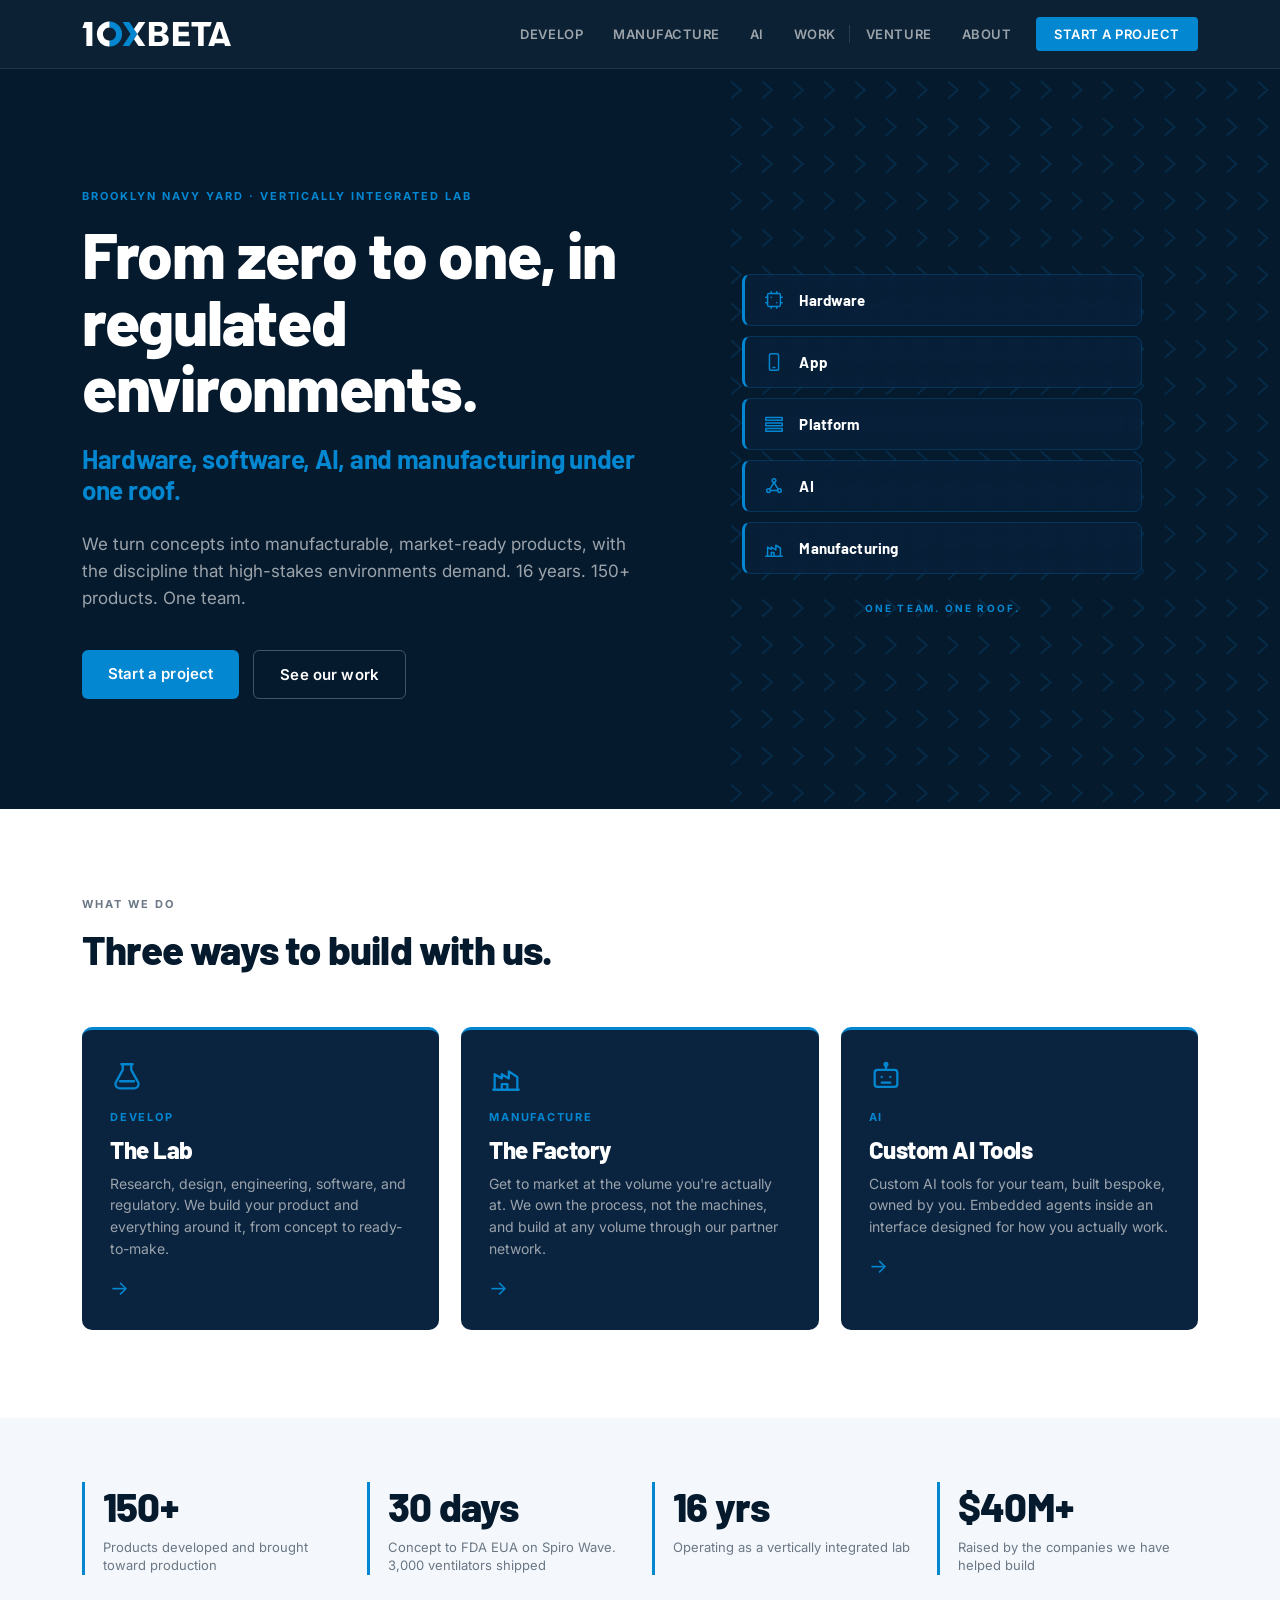
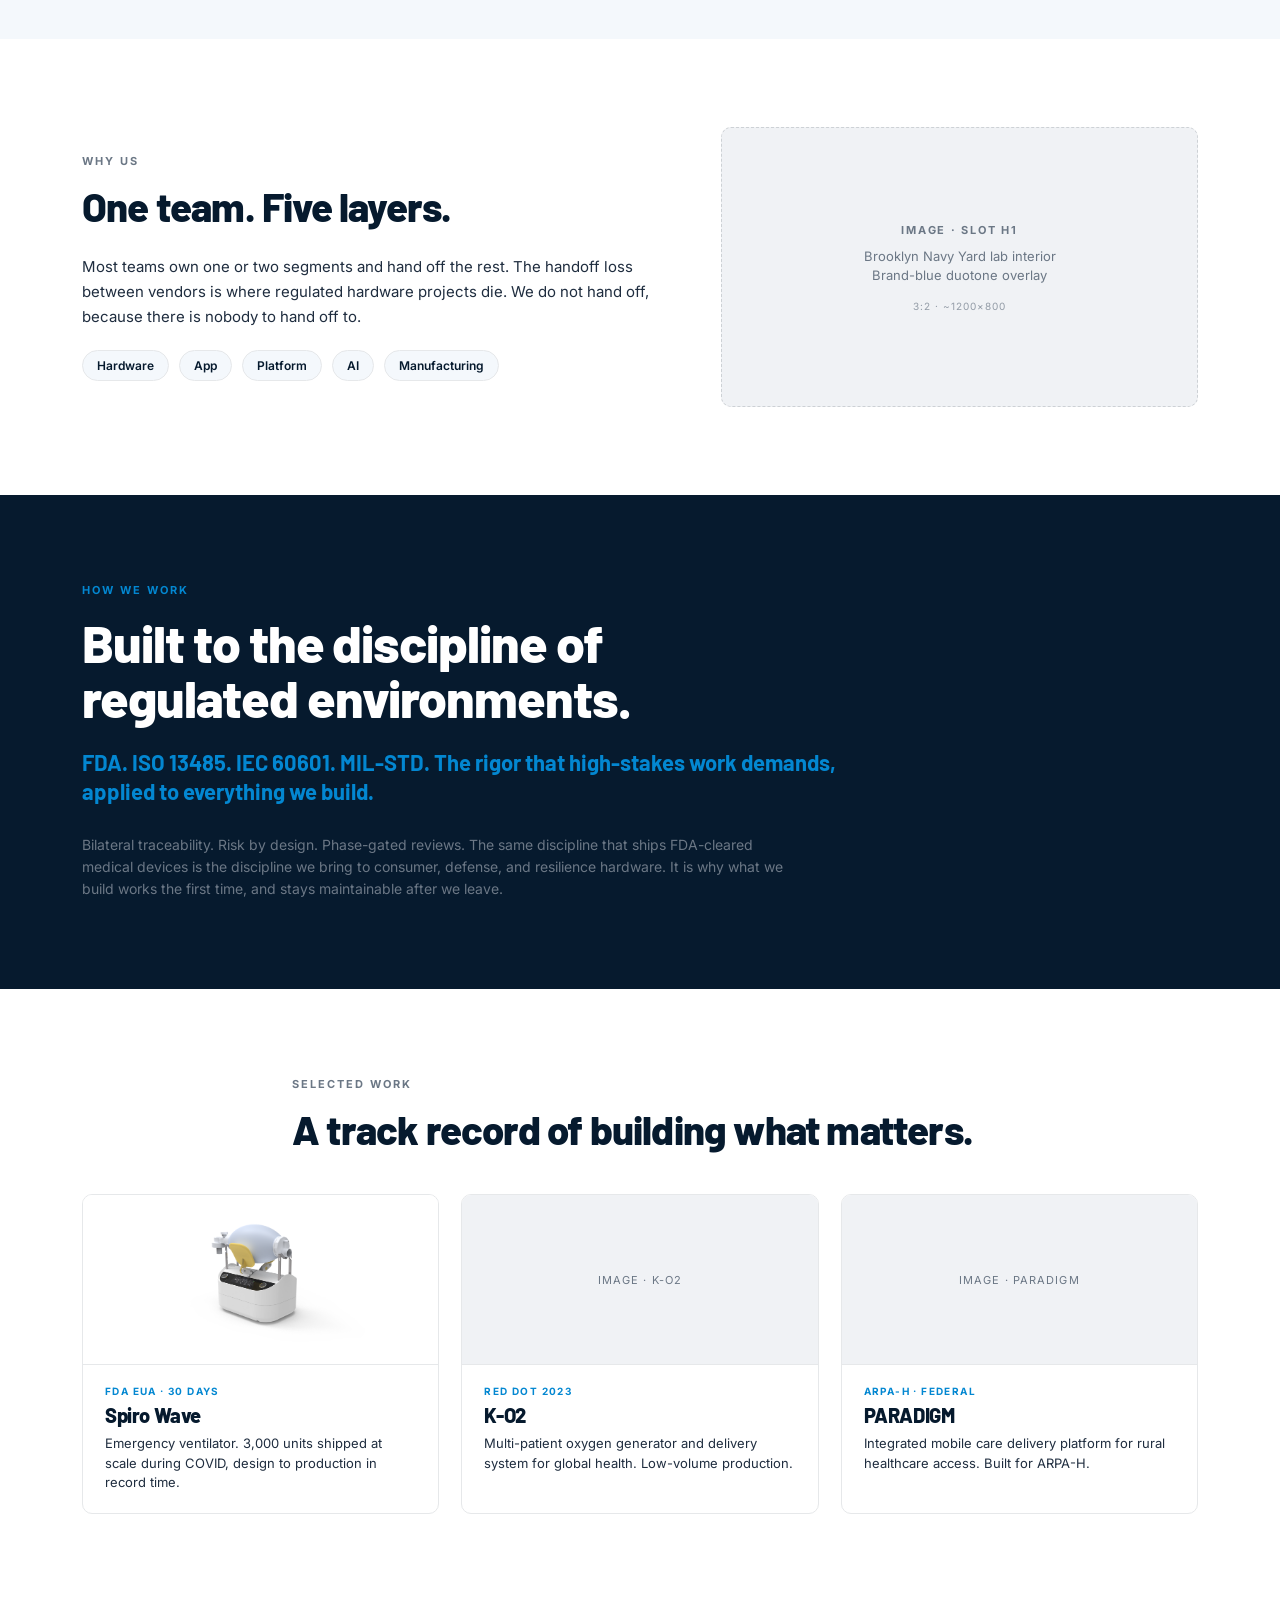
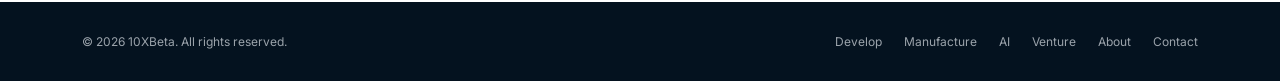
<file: index.html>
<!doctype html>
<html lang="en">
<head>
<meta charset="utf-8">
<meta name="viewport" content="width=device-width, initial-scale=1">
<title>10XBeta — From zero to one, in regulated environments</title>
<meta name="description" content="Brooklyn's vertically integrated lab. Hardware, software, AI, and manufacturing under one roof. 16 years. 150+ products.">
<link rel="stylesheet" href="/styles.css">
</head>
<body>
<header>
  <div class="wrap"><div class="nav">
    <div class="logo"><a href="/" aria-label="10XBeta home"><svg viewBox="0 0 2010 350" xmlns="http://www.w3.org/2000/svg"><path fill="#0387D1" d="M370.1,5.1v81.7c48.7,0,88.2,39.5,88.2,88.2s-39.5,88.2-88.2,88.2v81.7C464,344.9,540,268.8,540,175C540,81.2,464,5.1,370.1,5.1z"/><polygon fill="#0387D1" points="637.2,12.2 546.4,12.2 654.3,175 547.3,337.8 638.1,337.8 745.1,175"/><path fill="#fff" d="M200.3,175c0,93.8,76.1,169.9,169.9,169.9v-81.7c-48.7,0-88.2-39.5-88.2-88.2c0-48.7,39.5-88.2,88.2-88.2V5.1C276.3,5.1,200.3,81.2,200.3,175z"/><polygon fill="#fff" points="34.3,12.2 5,95.2 56.4,95.2 59,95.2 58.9,98 58.9,337.8 139.1,337.8 139.1,12.2"/><polygon fill="#fff" points="761.4,337.8 852.1,337.8 745.1,175 699.7,244"/><polygon fill="#fff" points="1299.7,204.6 1437.7,204.6 1437.7,145.5 1299.7,145.5 1299.7,72.7 1437.7,72.7 1437.7,12.2 1224.4,12.2 1224.4,337.8 1451.9,337.8 1451.9,277.3 1299.7,277.3"/><path fill="#fff" d="M1889.6,12.2h-75.8l-115,325.5h79.5l11.2-39.5h124.8l11.2,39.5h79.5L1889.6,12.2z M1806.2,239.2l45.7-144.6l45.7,144.6H1806.2z"/><path fill="#fff" d="M1092.5,172.7c23.1-3.2,61.4-29.9,61.4-77.8c0-46.3-36.6-82.6-98.8-82.6H900.4v325.5h162.8c73.6,0,104-40.6,104-90.9S1126.7,177.2,1092.5,172.7z M1035.5,68c29.8,0,43.6,16,43.6,36.6s-13,41-43,41h-59.8L975.7,68H1035.5z M1041,282.1h-65.3l-0.1-82.3h66.3c28.9,0,44.6,19,44.6,41.2C1086.5,263.2,1069.8,282.1,1041,282.1z"/><polygon fill="#fff" points="762.3,12.2 699.7,106.6 745.1,175 853,12.2"/><polygon fill="#fff" points="1747.2,12.2 1473.9,12.2 1473.9,72.7 1563.2,72.7 1563.2,337.8 1638.1,337.8 1638.1,72.7 1725.8,72.7"/></svg></a></div>
    <nav class="navlinks">
      <a href="/develop">Develop</a>
      <a href="/manufacture">Manufacture</a>
      <a href="/ai">AI</a>
      <a href="/work">Work</a>
      <a href="/venture" class="venture-tab">Venture</a>
      <a href="/about">About</a>
      <a href="/contact" class="nav-cta">Start a project</a>
    </nav>
  </div></div>
</header>

<main>
  <section class="hero">
    <svg class="chevfield" viewBox="0 0 400 600" preserveAspectRatio="none"></svg>
    <div class="wrap">
      <div class="hero-grid">
        <div>
          <div class="eyebrow">Brooklyn Navy Yard · Vertically Integrated Lab</div>
          <h1>From zero to one, in regulated environments.</h1>
          <div class="sub">Hardware, software, AI, and manufacturing under one roof.</div>
          <div class="desc">We turn concepts into manufacturable, market-ready products, with the discipline that high-stakes environments demand. 16 years. 150+ products. One team.</div>
          <div class="hero-ctas">
            <a class="btn btn-primary" href="/contact">Start a project</a>
            <a class="btn btn-ghost" href="/work">See our work</a>
          </div>
        </div>
        <div class="hero-stage" id="hero-stage">
          <div class="cap-stack" aria-label="Five integrated capabilities under one roof">
            <div class="layer">
              <span class="lico"><svg viewBox="0 0 24 24"><rect x="5" y="5" width="14" height="14" rx="1.5"/><circle cx="9" cy="9" r="0.9" fill="#0387D1" stroke="none"/><circle cx="15" cy="15" r="0.9" fill="#0387D1" stroke="none"/><path d="M5 9h-2M5 15h-2M19 9h2M19 15h2M9 5v-2M15 5v-2M9 19v2M15 19v2"/></svg></span>
              <span class="llabel">Hardware</span>
            </div>
            <div class="layer">
              <span class="lico"><svg viewBox="0 0 24 24"><rect x="7" y="3" width="10" height="18" rx="2"/><path d="M11 18h2"/></svg></span>
              <span class="llabel">App</span>
            </div>
            <div class="layer">
              <span class="lico"><svg viewBox="0 0 24 24"><rect x="3" y="5" width="18" height="3" rx="0.5"/><rect x="3" y="11" width="18" height="3" rx="0.5"/><rect x="3" y="17" width="18" height="3" rx="0.5"/></svg></span>
              <span class="llabel">Platform</span>
            </div>
            <div class="layer">
              <span class="lico"><svg viewBox="0 0 24 24"><circle cx="12" cy="6" r="2"/><circle cx="6" cy="17" r="2"/><circle cx="18" cy="17" r="2"/><path d="M12 8.2 7.8 14.8M12 8.2l4.2 6.6M8 17h8"/></svg></span>
              <span class="llabel">AI</span>
            </div>
            <div class="layer">
              <span class="lico"><svg viewBox="0 0 24 24"><path d="M3 21h18"/><path d="M5 21V11l4 2.5V11l5 3V9l5 3v9"/><path d="M9 21v-4h3v4"/></svg></span>
              <span class="llabel">Manufacturing</span>
            </div>
            <div class="stack-foot">ONE TEAM. ONE ROOF.</div>
          </div>
        </div>
      </div>
    </div>
  </section>

  <section>
    <div class="wrap">
      <div class="eyebrow muted">What we do</div>
      <h2>Three ways to build with us.</h2>
      <div class="doors">
        <a class="door" href="/develop">
          <div class="ico lg"><svg viewBox="0 0 24 24"><path d="M9 3v4l-5 9a3 3 0 0 0 3 4h10a3 3 0 0 0 3-4l-5-9V3"/><path d="M8 3h8"/><path d="M7 15h10"/></svg></div>
          <div class="dlabel">Develop</div>
          <h3>The Lab</h3>
          <p>Research, design, engineering, software, and regulatory. We build your product and everything around it, from concept to ready-to-make.</p>
          <span class="arrow">→</span>
        </a>
        <a class="door" href="/manufacture">
          <div class="ico lg"><svg viewBox="0 0 24 24"><path d="M3 21h18"/><path d="M4 21V10l5 3V10l5 3V8l6 4v9"/><path d="M9 21v-4h4v4"/></svg></div>
          <div class="dlabel">Manufacture</div>
          <h3>The Factory</h3>
          <p>Get to market at the volume you're actually at. We own the process, not the machines, and build at any volume through our partner network.</p>
          <span class="arrow">→</span>
        </a>
        <a class="door" href="/ai">
          <div class="ico lg"><svg viewBox="0 0 24 24"><rect x="4" y="7" width="16" height="12" rx="2"/><path d="M12 7V4"/><circle cx="12" cy="3" r="1"/><path d="M9 12h.01M15 12h.01"/><path d="M9 16h6"/></svg></div>
          <div class="dlabel">AI</div>
          <h3>Custom AI Tools</h3>
          <p>Custom AI tools for your team, built bespoke, owned by you. Embedded agents inside an interface designed for how you actually work.</p>
          <span class="arrow">→</span>
        </a>
      </div>
    </div>
  </section>

  <section class="bg-sunken tight">
    <div class="wrap">
      <div class="stats">
        <div class="stat"><div class="num">150+</div><div class="lbl">Products developed and brought toward production</div></div>
        <div class="stat"><div class="num">30 days</div><div class="lbl">Concept to FDA EUA on Spiro Wave. 3,000 ventilators shipped</div></div>
        <div class="stat"><div class="num">16 yrs</div><div class="lbl">Operating as a vertically integrated lab</div></div>
        <div class="stat"><div class="num">$40M+</div><div class="lbl">Raised by the companies we have helped build</div></div>
      </div>
    </div>
  </section>

  <section>
    <div class="wrap split wide-left">
      <div>
        <div class="eyebrow muted">Why us</div>
        <h2>One team. Five layers.</h2>
        <p class="prose mt-m">Most teams own one or two segments and hand off the rest. The handoff loss between vendors is where regulated hardware projects die. We do not hand off, because there is nobody to hand off to.</p>
        <div class="badge-row">
          <span class="pill">Hardware</span><span class="pill">App</span><span class="pill">Platform</span><span class="pill">AI</span><span class="pill">Manufacturing</span>
        </div>
      </div>
      <div class="ph">
        <div class="pht">Image · Slot H1</div>
        <div class="phd">Brooklyn Navy Yard lab interior<br>Brand-blue duotone overlay</div>
        <div class="pha">3:2 · ~1200×800</div>
      </div>
    </div>
  </section>

  <section class="bg-navy">
    <div class="wrap moment">
      <div class="eyebrow">How we work</div>
      <h2>Built to the discipline of<br>regulated environments.</h2>
      <div class="msub">FDA. ISO 13485. IEC 60601. MIL-STD. The rigor that high-stakes work demands, applied to everything we build.</div>
      <div class="mfoot">Bilateral traceability. Risk by design. Phase-gated reviews. The same discipline that ships FDA-cleared medical devices is the discipline we bring to consumer, defense, and resilience hardware. It is why what we build works the first time, and stays maintainable after we leave.</div>
    </div>
  </section>

  <section>
    <div class="wrap section-head">
      <div class="eyebrow muted">Selected work</div>
      <h2>A track record of building what matters.</h2>
    </div>
    <div class="wrap">
      <div class="workgrid">
        <div class="workcard"><div class="wimg" style="background:#fff;"><img src="/images/hero/Spiro_01.png" alt="Spiro Wave ventilator"></div><div class="wbody"><div class="wtag">FDA EUA · 30 days</div><h4>Spiro Wave</h4><p>Emergency ventilator. 3,000 units shipped at scale during COVID, design to production in record time.</p></div></div>
        <div class="workcard"><div class="wimg">Image · K-O2</div><div class="wbody"><div class="wtag">Red Dot 2023</div><h4>K-O2</h4><p>Multi-patient oxygen generator and delivery system for global health. Low-volume production.</p></div></div>
        <div class="workcard"><div class="wimg">Image · PARADIGM</div><div class="wbody"><div class="wtag">ARPA-H · Federal</div><h4>PARADIGM</h4><p>Integrated mobile care delivery platform for rural healthcare access. Built for ARPA-H.</p></div></div>
      </div>
    </div>
  </section>
</main>

<footer class="foot">
  <div class="wrap foot-row">
    <div>© 2026 10XBeta. All rights reserved.</div>
    <div class="foot-links"><a href="/develop">Develop</a><a href="/manufacture">Manufacture</a><a href="/ai">AI</a><a href="/venture">Venture</a><a href="/about">About</a><a href="/contact">Contact</a></div>
  </div>
</footer>
<script src="/script.js" defer></script>
</body>
</html>
</file>
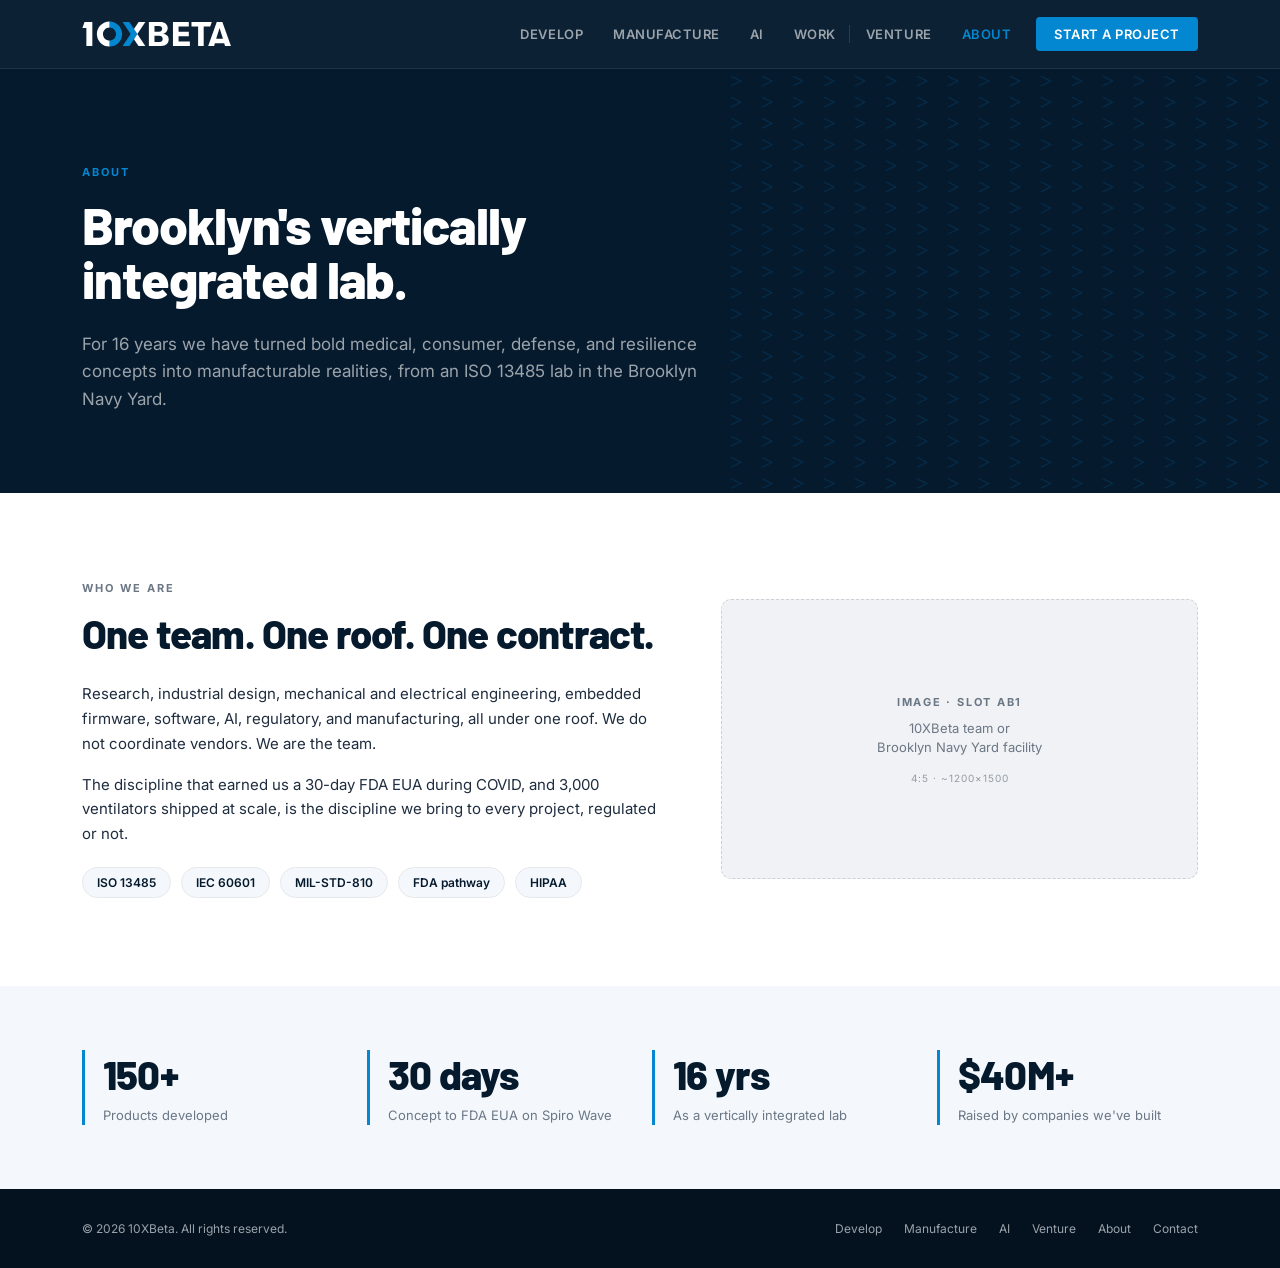
<file: about.html>
<!doctype html>
<html lang="en">
<head>
<meta charset="utf-8">
<meta name="viewport" content="width=device-width, initial-scale=1">
<title>About — 10XBeta</title>
<meta name="description" content="Brooklyn's vertically integrated lab. 16 years turning concepts into shipped product. ISO 13485, IEC 60601, MIL-STD-810, FDA pathway.">
<link rel="stylesheet" href="/styles.css">
</head>
<body>
<header>
  <div class="wrap"><div class="nav">
    <div class="logo"><a href="/" aria-label="10XBeta home"><svg viewBox="0 0 2010 350" xmlns="http://www.w3.org/2000/svg"><path fill="#0387D1" d="M370.1,5.1v81.7c48.7,0,88.2,39.5,88.2,88.2s-39.5,88.2-88.2,88.2v81.7C464,344.9,540,268.8,540,175C540,81.2,464,5.1,370.1,5.1z"/><polygon fill="#0387D1" points="637.2,12.2 546.4,12.2 654.3,175 547.3,337.8 638.1,337.8 745.1,175"/><path fill="#fff" d="M200.3,175c0,93.8,76.1,169.9,169.9,169.9v-81.7c-48.7,0-88.2-39.5-88.2-88.2c0-48.7,39.5-88.2,88.2-88.2V5.1C276.3,5.1,200.3,81.2,200.3,175z"/><polygon fill="#fff" points="34.3,12.2 5,95.2 56.4,95.2 59,95.2 58.9,98 58.9,337.8 139.1,337.8 139.1,12.2"/><polygon fill="#fff" points="761.4,337.8 852.1,337.8 745.1,175 699.7,244"/><polygon fill="#fff" points="1299.7,204.6 1437.7,204.6 1437.7,145.5 1299.7,145.5 1299.7,72.7 1437.7,72.7 1437.7,12.2 1224.4,12.2 1224.4,337.8 1451.9,337.8 1451.9,277.3 1299.7,277.3"/><path fill="#fff" d="M1889.6,12.2h-75.8l-115,325.5h79.5l11.2-39.5h124.8l11.2,39.5h79.5L1889.6,12.2z M1806.2,239.2l45.7-144.6l45.7,144.6H1806.2z"/><path fill="#fff" d="M1092.5,172.7c23.1-3.2,61.4-29.9,61.4-77.8c0-46.3-36.6-82.6-98.8-82.6H900.4v325.5h162.8c73.6,0,104-40.6,104-90.9S1126.7,177.2,1092.5,172.7z M1035.5,68c29.8,0,43.6,16,43.6,36.6s-13,41-43,41h-59.8L975.7,68H1035.5z M1041,282.1h-65.3l-0.1-82.3h66.3c28.9,0,44.6,19,44.6,41.2C1086.5,263.2,1069.8,282.1,1041,282.1z"/><polygon fill="#fff" points="762.3,12.2 699.7,106.6 745.1,175 853,12.2"/><polygon fill="#fff" points="1747.2,12.2 1473.9,12.2 1473.9,72.7 1563.2,72.7 1563.2,337.8 1638.1,337.8 1638.1,72.7 1725.8,72.7"/></svg></a></div>
    <nav class="navlinks">
      <a href="/develop">Develop</a>
      <a href="/manufacture">Manufacture</a>
      <a href="/ai">AI</a>
      <a href="/work">Work</a>
      <a href="/venture" class="venture-tab">Venture</a>
      <a href="/about" aria-current="page">About</a>
      <a href="/contact" class="nav-cta">Start a project</a>
    </nav>
  </div></div>
</header>

<main>
  <section class="hero" style="padding:96px 0 80px;">
    <svg class="chevfield" viewBox="0 0 400 600" preserveAspectRatio="none"></svg>
    <div class="wrap">
      <div class="eyebrow">About</div>
      <h1 style="font-size:52px;">Brooklyn's vertically<br>integrated lab.</h1>
      <div class="desc">For 16 years we have turned bold medical, consumer, defense, and resilience concepts into manufacturable realities, from an ISO 13485 lab in the Brooklyn Navy Yard.</div>
    </div>
  </section>

  <section>
    <div class="wrap split wide-left">
      <div>
        <div class="eyebrow muted">Who we are</div>
        <h2>One team. One roof. One contract.</h2>
        <p class="prose mt-m">Research, industrial design, mechanical and electrical engineering, embedded firmware, software, AI, regulatory, and manufacturing, all under one roof. We do not coordinate vendors. We are the team.</p>
        <p class="prose mt-s">The discipline that earned us a 30-day FDA EUA during COVID, and 3,000 ventilators shipped at scale, is the discipline we bring to every project, regulated or not.</p>
        <div class="badge-row">
          <span class="pill">ISO 13485</span><span class="pill">IEC 60601</span><span class="pill">MIL-STD-810</span><span class="pill">FDA pathway</span><span class="pill">HIPAA</span>
        </div>
      </div>
      <div class="ph"><div class="pht">Image · Slot AB1</div><div class="phd">10XBeta team or<br>Brooklyn Navy Yard facility</div><div class="pha">4:5 · ~1200×1500</div></div>
    </div>
  </section>

  <section class="bg-sunken tight">
    <div class="wrap">
      <div class="stats">
        <div class="stat"><div class="num">150+</div><div class="lbl">Products developed</div></div>
        <div class="stat"><div class="num">30 days</div><div class="lbl">Concept to FDA EUA on Spiro Wave</div></div>
        <div class="stat"><div class="num">16 yrs</div><div class="lbl">As a vertically integrated lab</div></div>
        <div class="stat"><div class="num">$40M+</div><div class="lbl">Raised by companies we've built</div></div>
      </div>
    </div>
  </section>
</main>

<footer class="foot">
  <div class="wrap foot-row">
    <div>© 2026 10XBeta. All rights reserved.</div>
    <div class="foot-links"><a href="/develop">Develop</a><a href="/manufacture">Manufacture</a><a href="/ai">AI</a><a href="/venture">Venture</a><a href="/about">About</a><a href="/contact">Contact</a></div>
  </div>
</footer>
<script src="/script.js" defer></script>
</body>
</html>
</file>
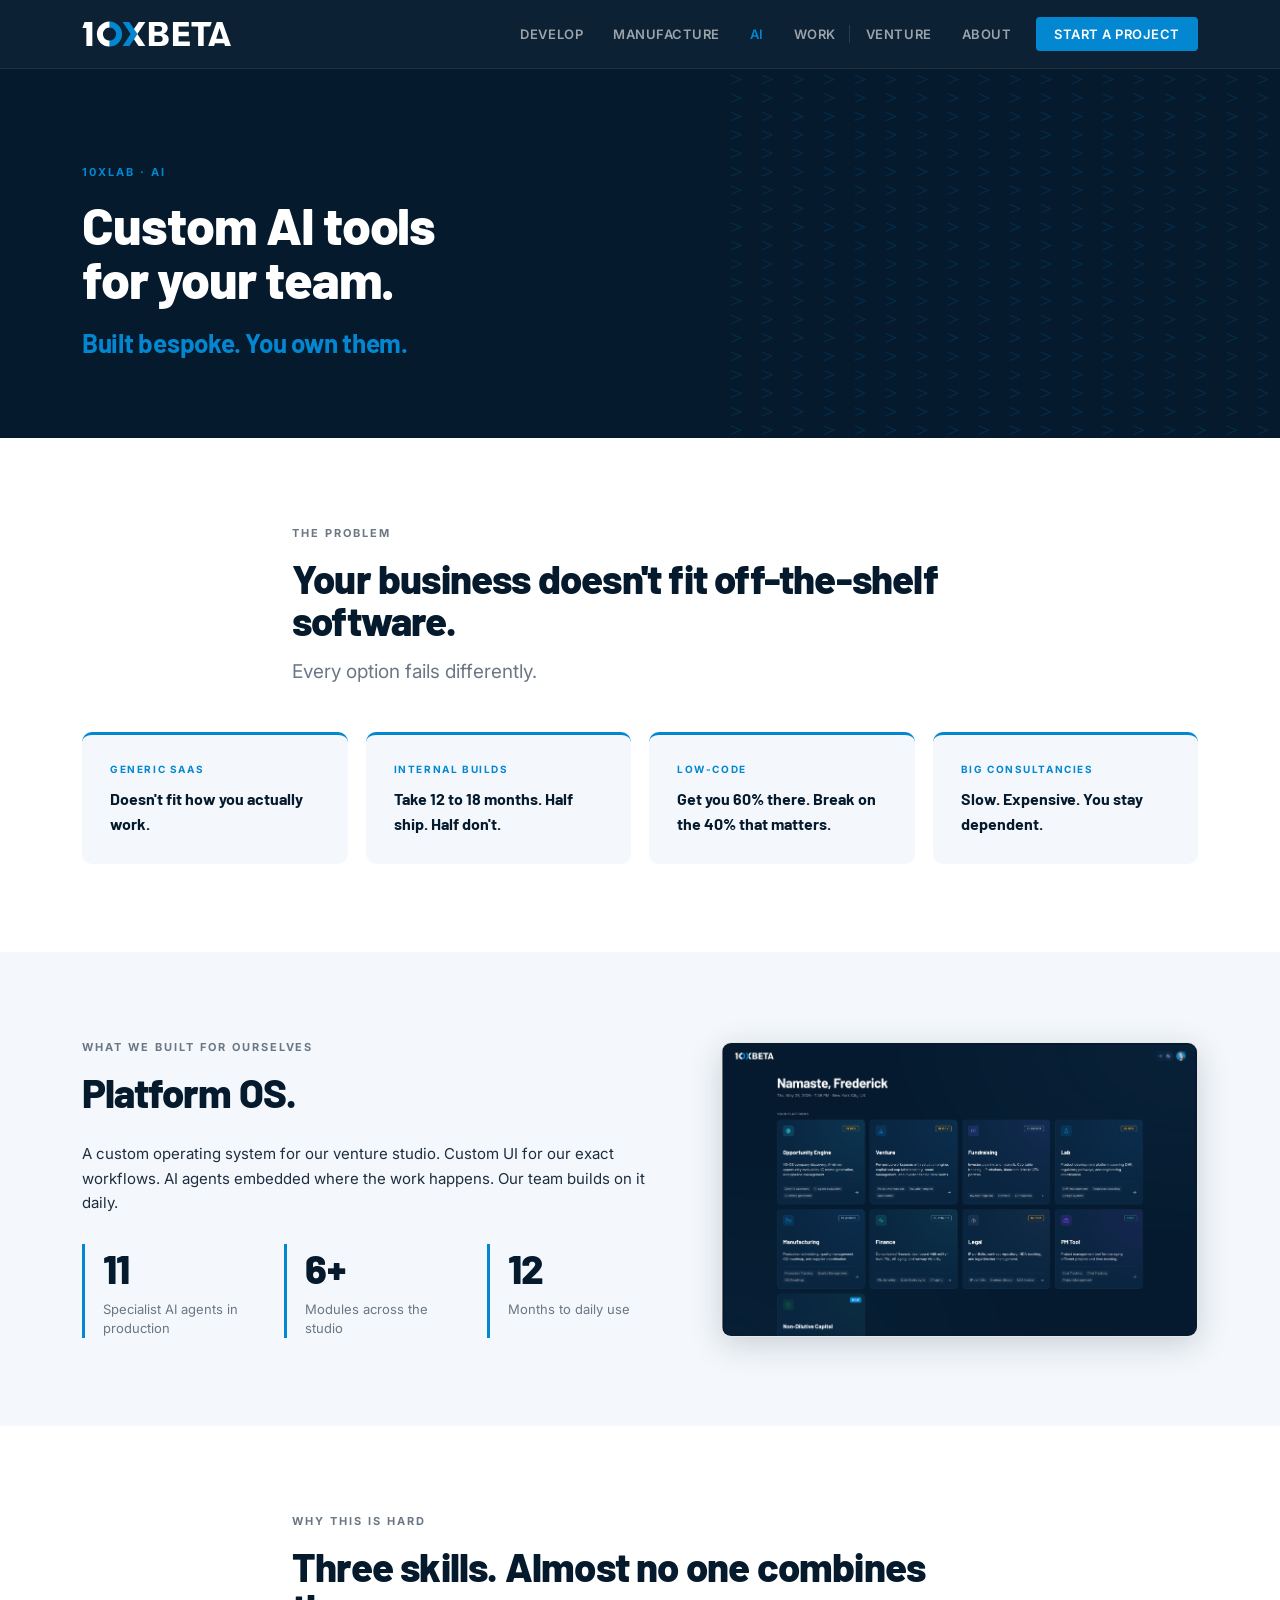
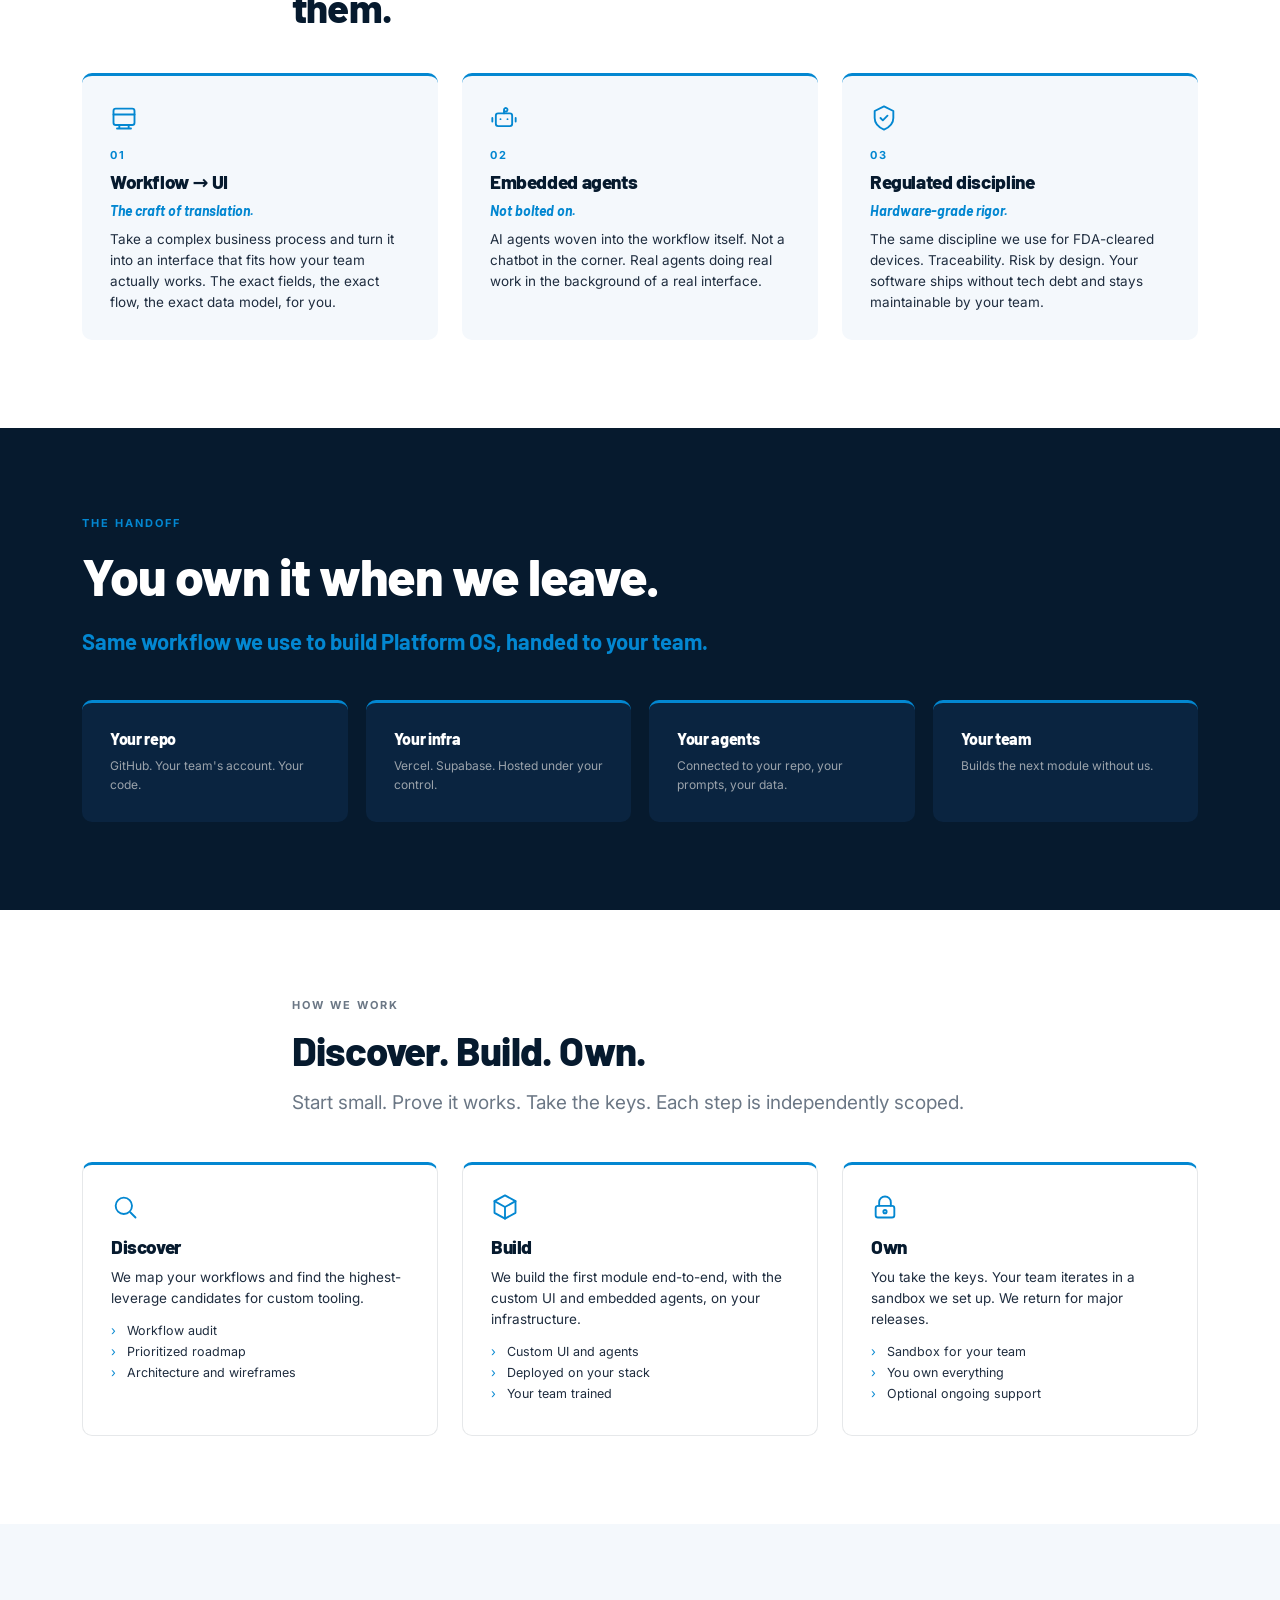
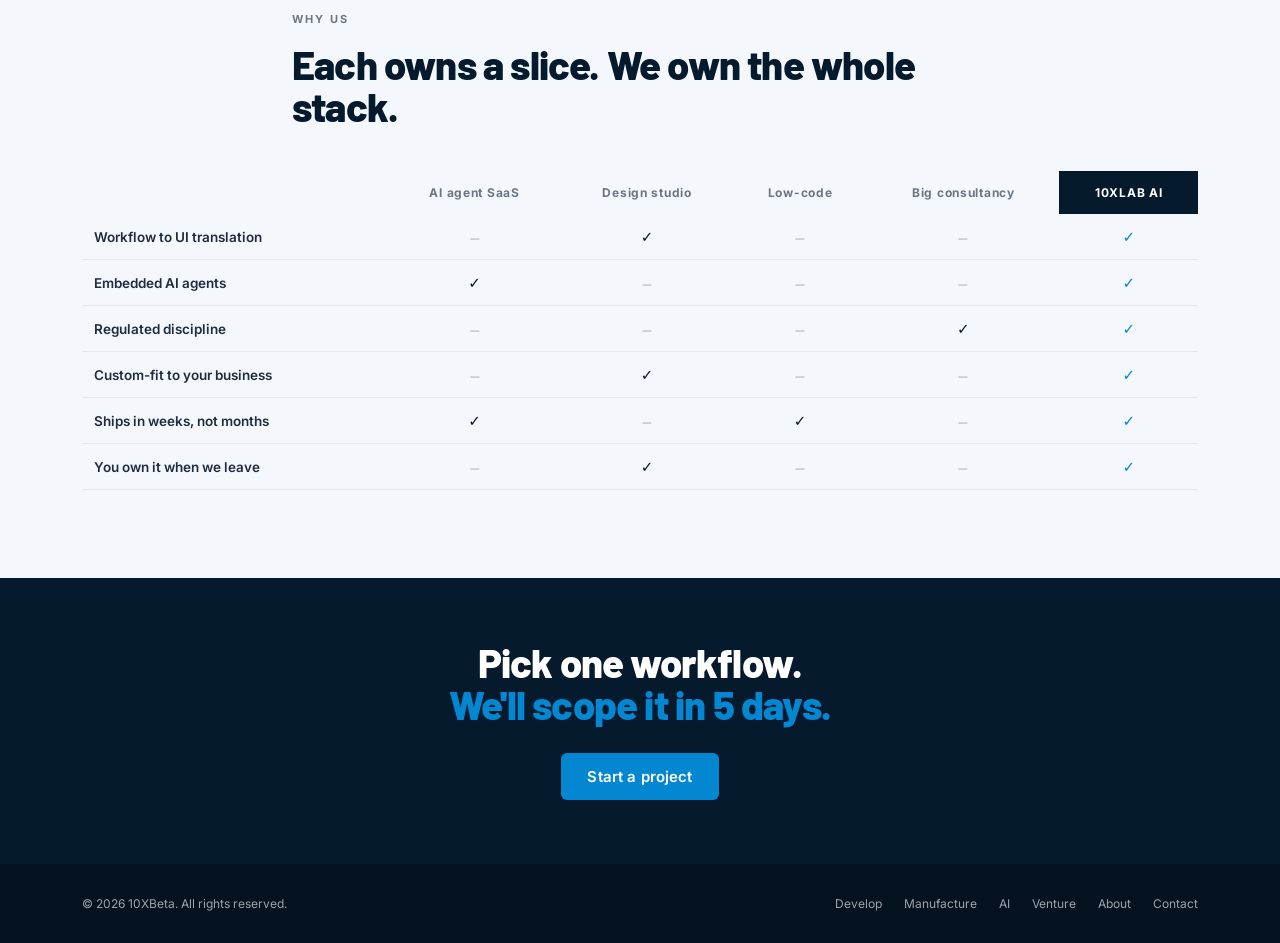
<file: ai.html>
<!doctype html>
<html lang="en">
<head>
<meta charset="utf-8">
<meta name="viewport" content="width=device-width, initial-scale=1">
<title>10XLAB AI — Custom AI tools for your team</title>
<meta name="description" content="Custom AI tools built bespoke for your team. Embedded agents inside a UI designed for how you actually work. You own them.">
<link rel="stylesheet" href="/styles.css">
</head>
<body>
<header>
  <div class="wrap"><div class="nav">
    <div class="logo"><a href="/" aria-label="10XBeta home"><svg viewBox="0 0 2010 350" xmlns="http://www.w3.org/2000/svg"><path fill="#0387D1" d="M370.1,5.1v81.7c48.7,0,88.2,39.5,88.2,88.2s-39.5,88.2-88.2,88.2v81.7C464,344.9,540,268.8,540,175C540,81.2,464,5.1,370.1,5.1z"/><polygon fill="#0387D1" points="637.2,12.2 546.4,12.2 654.3,175 547.3,337.8 638.1,337.8 745.1,175"/><path fill="#fff" d="M200.3,175c0,93.8,76.1,169.9,169.9,169.9v-81.7c-48.7,0-88.2-39.5-88.2-88.2c0-48.7,39.5-88.2,88.2-88.2V5.1C276.3,5.1,200.3,81.2,200.3,175z"/><polygon fill="#fff" points="34.3,12.2 5,95.2 56.4,95.2 59,95.2 58.9,98 58.9,337.8 139.1,337.8 139.1,12.2"/><polygon fill="#fff" points="761.4,337.8 852.1,337.8 745.1,175 699.7,244"/><polygon fill="#fff" points="1299.7,204.6 1437.7,204.6 1437.7,145.5 1299.7,145.5 1299.7,72.7 1437.7,72.7 1437.7,12.2 1224.4,12.2 1224.4,337.8 1451.9,337.8 1451.9,277.3 1299.7,277.3"/><path fill="#fff" d="M1889.6,12.2h-75.8l-115,325.5h79.5l11.2-39.5h124.8l11.2,39.5h79.5L1889.6,12.2z M1806.2,239.2l45.7-144.6l45.7,144.6H1806.2z"/><path fill="#fff" d="M1092.5,172.7c23.1-3.2,61.4-29.9,61.4-77.8c0-46.3-36.6-82.6-98.8-82.6H900.4v325.5h162.8c73.6,0,104-40.6,104-90.9S1126.7,177.2,1092.5,172.7z M1035.5,68c29.8,0,43.6,16,43.6,36.6s-13,41-43,41h-59.8L975.7,68H1035.5z M1041,282.1h-65.3l-0.1-82.3h66.3c28.9,0,44.6,19,44.6,41.2C1086.5,263.2,1069.8,282.1,1041,282.1z"/><polygon fill="#fff" points="762.3,12.2 699.7,106.6 745.1,175 853,12.2"/><polygon fill="#fff" points="1747.2,12.2 1473.9,12.2 1473.9,72.7 1563.2,72.7 1563.2,337.8 1638.1,337.8 1638.1,72.7 1725.8,72.7"/></svg></a></div>
    <nav class="navlinks">
      <a href="/develop">Develop</a>
      <a href="/manufacture">Manufacture</a>
      <a href="/ai" aria-current="page">AI</a>
      <a href="/work">Work</a>
      <a href="/venture" class="venture-tab">Venture</a>
      <a href="/about">About</a>
      <a href="/contact" class="nav-cta">Start a project</a>
    </nav>
  </div></div>
</header>

<main>
  <section class="hero" style="padding:96px 0 80px;">
    <svg class="chevfield" viewBox="0 0 400 600" preserveAspectRatio="none"></svg>
    <div class="wrap">
      <div class="eyebrow">10XLAB · AI</div>
      <h1 style="font-size:52px;">Custom AI tools<br>for your team.</h1>
      <div class="sub">Built bespoke. You own them.</div>
    </div>
  </section>

  <section>
    <div class="wrap section-head">
      <div class="eyebrow muted">The problem</div>
      <h2>Your business doesn't fit off-the-shelf software.</h2>
      <p class="lede mt-s">Every option fails differently.</p>
    </div>
    <div class="wrap">
      <div class="cards4">
        <div class="card"><div class="clabel">Generic SaaS</div><p style="font-family:var(--head);font-weight:700;font-size:16px;color:var(--navy);">Doesn't fit how you actually work.</p></div>
        <div class="card"><div class="clabel">Internal builds</div><p style="font-family:var(--head);font-weight:700;font-size:16px;color:var(--navy);">Take 12 to 18 months. Half ship. Half don't.</p></div>
        <div class="card"><div class="clabel">Low-code</div><p style="font-family:var(--head);font-weight:700;font-size:16px;color:var(--navy);">Get you 60% there. Break on the 40% that matters.</p></div>
        <div class="card"><div class="clabel">Big consultancies</div><p style="font-family:var(--head);font-weight:700;font-size:16px;color:var(--navy);">Slow. Expensive. You stay dependent.</p></div>
      </div>
    </div>
  </section>

  <section class="bg-sunken">
    <div class="wrap split wide-left">
      <div>
        <div class="eyebrow muted">What we built for ourselves</div>
        <h2>Platform OS.</h2>
        <p class="prose mt-m">A custom operating system for our venture studio. Custom UI for our exact workflows. AI agents embedded where the work happens. Our team builds on it daily.</p>
        <div class="stats" style="grid-template-columns:repeat(3,1fr);margin-top:28px;">
          <div class="stat"><div class="num">11</div><div class="lbl">Specialist AI agents in production</div></div>
          <div class="stat"><div class="num">6+</div><div class="lbl">Modules across the studio</div></div>
          <div class="stat"><div class="num">12</div><div class="lbl">Months to daily use</div></div>
        </div>
      </div>
      <div class="screen"><img src="/images/platform/platform_01.png" alt="Platform OS dashboard"></div>
    </div>
  </section>

  <section>
    <div class="wrap section-head">
      <div class="eyebrow muted">Why this is hard</div>
      <h2>Three skills. Almost no one combines them.</h2>
    </div>
    <div class="wrap">
      <div class="cards3">
        <div class="card"><div class="ico"><svg viewBox="0 0 24 24"><rect x="3" y="4" width="18" height="14" rx="2"/><path d="M3 9h18M8 18v3M16 18v3M6 21h12"/></svg></div><div class="cnum">01</div><h4>Workflow → UI</h4><div style="font-family:var(--head);font-weight:700;font-style:italic;color:var(--blue);font-size:14px;margin-bottom:10px;">The craft of translation.</div><p>Take a complex business process and turn it into an interface that fits how your team actually works. The exact fields, the exact flow, the exact data model, for you.</p></div>
        <div class="card"><div class="ico"><svg viewBox="0 0 24 24"><rect x="5" y="8" width="14" height="11" rx="2"/><path d="M12 8V5M12 5a1.5 1.5 0 1 0 0-.01"/><path d="M9 13h.01M15 13h.01"/><path d="M2 12v3M22 12v3"/></svg></div><div class="cnum">02</div><h4>Embedded agents</h4><div style="font-family:var(--head);font-weight:700;font-style:italic;color:var(--blue);font-size:14px;margin-bottom:10px;">Not bolted on.</div><p>AI agents woven into the workflow itself. Not a chatbot in the corner. Real agents doing real work in the background of a real interface.</p></div>
        <div class="card"><div class="ico"><svg viewBox="0 0 24 24"><path d="M12 2l8 4v6c0 5-3.5 8-8 10-4.5-2-8-5-8-10V6z"/><path d="M9 12l2 2 4-4"/></svg></div><div class="cnum">03</div><h4>Regulated discipline</h4><div style="font-family:var(--head);font-weight:700;font-style:italic;color:var(--blue);font-size:14px;margin-bottom:10px;">Hardware-grade rigor.</div><p>The same discipline we use for FDA-cleared devices. Traceability. Risk by design. Your software ships without tech debt and stays maintainable by your team.</p></div>
      </div>
    </div>
  </section>

  <section class="bg-navy">
    <div class="wrap moment">
      <div class="eyebrow">The handoff</div>
      <h2>You own it when we leave.</h2>
      <div class="msub">Same workflow we use to build Platform OS, handed to your team.</div>
      <div class="cards4 mt-l">
        <div class="card" style="background:var(--navy-2);"><h4 style="color:var(--white);font-size:16px;">Your repo</h4><p style="color:var(--dim);font-size:12px;">GitHub. Your team's account. Your code.</p></div>
        <div class="card" style="background:var(--navy-2);"><h4 style="color:var(--white);font-size:16px;">Your infra</h4><p style="color:var(--dim);font-size:12px;">Vercel. Supabase. Hosted under your control.</p></div>
        <div class="card" style="background:var(--navy-2);"><h4 style="color:var(--white);font-size:16px;">Your agents</h4><p style="color:var(--dim);font-size:12px;">Connected to your repo, your prompts, your data.</p></div>
        <div class="card" style="background:var(--navy-2);"><h4 style="color:var(--white);font-size:16px;">Your team</h4><p style="color:var(--dim);font-size:12px;">Builds the next module without us.</p></div>
      </div>
    </div>
  </section>

  <section>
    <div class="wrap section-head">
      <div class="eyebrow muted">How we work</div>
      <h2>Discover. Build. Own.</h2>
      <p class="lede mt-s">Start small. Prove it works. Take the keys. Each step is independently scoped.</p>
    </div>
    <div class="wrap">
      <div class="cards3">
        <div class="card outline"><div class="ico"><svg viewBox="0 0 24 24"><circle cx="11" cy="11" r="7"/><path d="M21 21l-4.3-4.3"/></svg></div><h4>Discover</h4><p style="margin-bottom:14px;">We map your workflows and find the highest-leverage candidates for custom tooling.</p><ul style="list-style:none;"><li style="font-size:12.5px;color:var(--text);padding-left:16px;position:relative;margin-bottom:6px;"><span style="position:absolute;left:0;color:var(--blue);">›</span>Workflow audit</li><li style="font-size:12.5px;color:var(--text);padding-left:16px;position:relative;margin-bottom:6px;"><span style="position:absolute;left:0;color:var(--blue);">›</span>Prioritized roadmap</li><li style="font-size:12.5px;color:var(--text);padding-left:16px;position:relative;margin-bottom:6px;"><span style="position:absolute;left:0;color:var(--blue);">›</span>Architecture and wireframes</li></ul></div>
        <div class="card outline"><div class="ico"><svg viewBox="0 0 24 24"><path d="M12 2l9 5v10l-9 5-9-5V7z"/><path d="M3 7l9 5 9-5M12 12v10"/></svg></div><h4>Build</h4><p style="margin-bottom:14px;">We build the first module end-to-end, with the custom UI and embedded agents, on your infrastructure.</p><ul style="list-style:none;"><li style="font-size:12.5px;color:var(--text);padding-left:16px;position:relative;margin-bottom:6px;"><span style="position:absolute;left:0;color:var(--blue);">›</span>Custom UI and agents</li><li style="font-size:12.5px;color:var(--text);padding-left:16px;position:relative;margin-bottom:6px;"><span style="position:absolute;left:0;color:var(--blue);">›</span>Deployed on your stack</li><li style="font-size:12.5px;color:var(--text);padding-left:16px;position:relative;margin-bottom:6px;"><span style="position:absolute;left:0;color:var(--blue);">›</span>Your team trained</li></ul></div>
        <div class="card outline"><div class="ico"><svg viewBox="0 0 24 24"><path d="M7 11V8a5 5 0 0 1 10 0v3"/><rect x="4" y="11" width="16" height="10" rx="2"/><circle cx="12" cy="16" r="1.4"/></svg></div><h4>Own</h4><p style="margin-bottom:14px;">You take the keys. Your team iterates in a sandbox we set up. We return for major releases.</p><ul style="list-style:none;"><li style="font-size:12.5px;color:var(--text);padding-left:16px;position:relative;margin-bottom:6px;"><span style="position:absolute;left:0;color:var(--blue);">›</span>Sandbox for your team</li><li style="font-size:12.5px;color:var(--text);padding-left:16px;position:relative;margin-bottom:6px;"><span style="position:absolute;left:0;color:var(--blue);">›</span>You own everything</li><li style="font-size:12.5px;color:var(--text);padding-left:16px;position:relative;margin-bottom:6px;"><span style="position:absolute;left:0;color:var(--blue);">›</span>Optional ongoing support</li></ul></div>
      </div>
    </div>
  </section>

  <section class="bg-sunken">
    <div class="wrap section-head">
      <div class="eyebrow muted">Why us</div>
      <h2>Each owns a slice. We own the whole stack.</h2>
    </div>
    <div class="wrap">
      <table class="ctable">
        <thead><tr><th></th><th>AI agent SaaS</th><th>Design studio</th><th>Low-code</th><th>Big consultancy</th><th class="us">10XLAB AI</th></tr></thead>
        <tbody>
          <tr><td>Workflow to UI translation</td><td class="no">—</td><td class="yes">✓</td><td class="no">—</td><td class="no">—</td><td class="us yes">✓</td></tr>
          <tr><td>Embedded AI agents</td><td class="yes">✓</td><td class="no">—</td><td class="no">—</td><td class="no">—</td><td class="us yes">✓</td></tr>
          <tr><td>Regulated discipline</td><td class="no">—</td><td class="no">—</td><td class="no">—</td><td class="yes">✓</td><td class="us yes">✓</td></tr>
          <tr><td>Custom-fit to your business</td><td class="no">—</td><td class="yes">✓</td><td class="no">—</td><td class="no">—</td><td class="us yes">✓</td></tr>
          <tr><td>Ships in weeks, not months</td><td class="yes">✓</td><td class="no">—</td><td class="yes">✓</td><td class="no">—</td><td class="us yes">✓</td></tr>
          <tr><td>You own it when we leave</td><td class="no">—</td><td class="yes">✓</td><td class="no">—</td><td class="no">—</td><td class="us yes">✓</td></tr>
        </tbody>
      </table>
    </div>
  </section>

  <section class="bg-navy tight">
    <div class="wrap" style="text-align:center;">
      <h2 style="font-size:40px;">Pick one workflow.<br><span style="color:var(--blue);">We'll scope it in 5 days.</span></h2>
      <a class="btn btn-primary mt-m" href="/contact">Start a project</a>
    </div>
  </section>
</main>

<footer class="foot">
  <div class="wrap foot-row">
    <div>© 2026 10XBeta. All rights reserved.</div>
    <div class="foot-links"><a href="/develop">Develop</a><a href="/manufacture">Manufacture</a><a href="/ai">AI</a><a href="/venture">Venture</a><a href="/about">About</a><a href="/contact">Contact</a></div>
  </div>
</footer>
<script src="/script.js" defer></script>
</body>
</html>
</file>
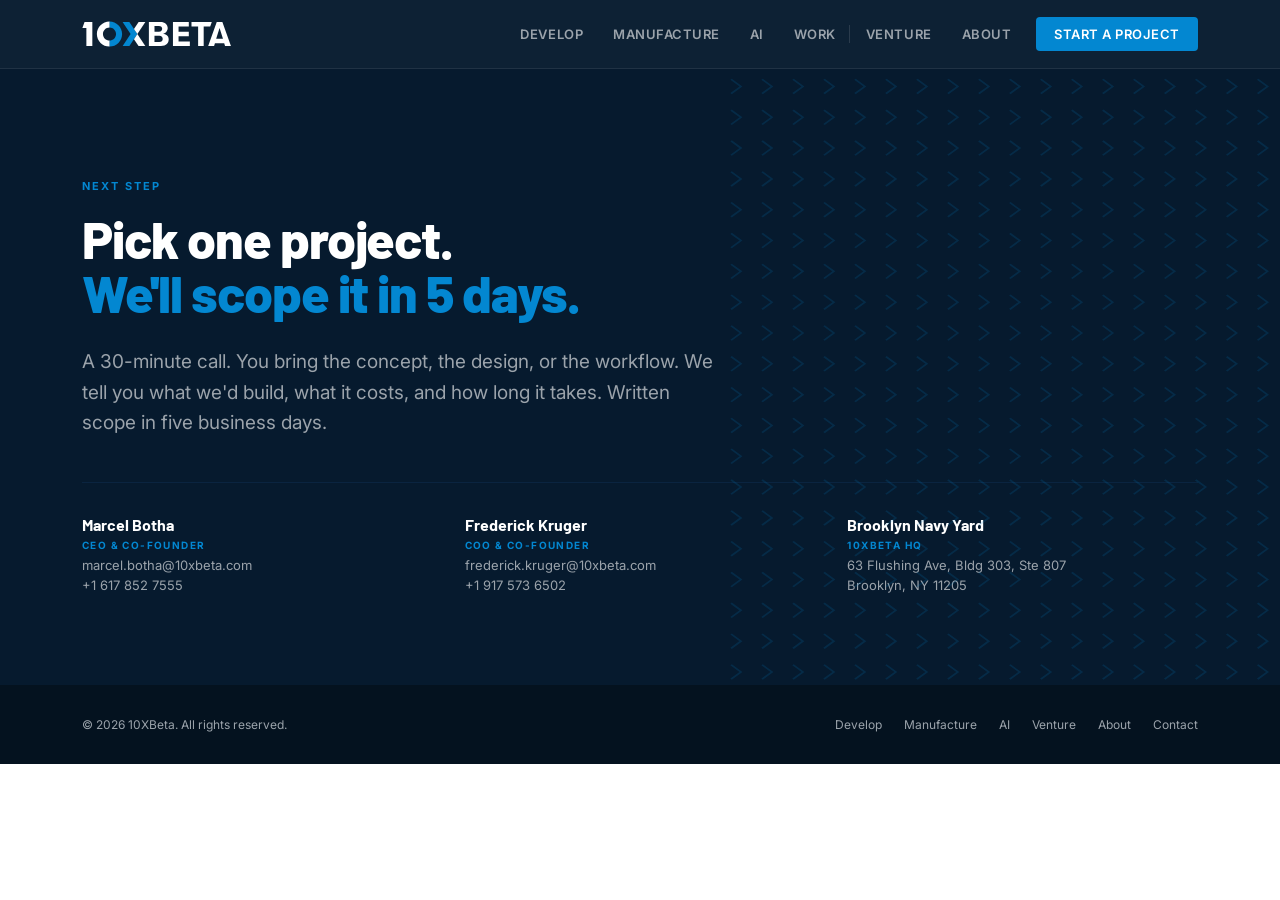
<file: contact.html>
<!doctype html>
<html lang="en">
<head>
<meta charset="utf-8">
<meta name="viewport" content="width=device-width, initial-scale=1">
<title>Contact — 10XBeta</title>
<meta name="description" content="Pick one project. We'll scope it in five days. A 30-minute call. Written scope in five business days.">
<link rel="stylesheet" href="/styles.css">
</head>
<body>
<header>
  <div class="wrap"><div class="nav">
    <div class="logo"><a href="/" aria-label="10XBeta home"><svg viewBox="0 0 2010 350" xmlns="http://www.w3.org/2000/svg"><path fill="#0387D1" d="M370.1,5.1v81.7c48.7,0,88.2,39.5,88.2,88.2s-39.5,88.2-88.2,88.2v81.7C464,344.9,540,268.8,540,175C540,81.2,464,5.1,370.1,5.1z"/><polygon fill="#0387D1" points="637.2,12.2 546.4,12.2 654.3,175 547.3,337.8 638.1,337.8 745.1,175"/><path fill="#fff" d="M200.3,175c0,93.8,76.1,169.9,169.9,169.9v-81.7c-48.7,0-88.2-39.5-88.2-88.2c0-48.7,39.5-88.2,88.2-88.2V5.1C276.3,5.1,200.3,81.2,200.3,175z"/><polygon fill="#fff" points="34.3,12.2 5,95.2 56.4,95.2 59,95.2 58.9,98 58.9,337.8 139.1,337.8 139.1,12.2"/><polygon fill="#fff" points="761.4,337.8 852.1,337.8 745.1,175 699.7,244"/><polygon fill="#fff" points="1299.7,204.6 1437.7,204.6 1437.7,145.5 1299.7,145.5 1299.7,72.7 1437.7,72.7 1437.7,12.2 1224.4,12.2 1224.4,337.8 1451.9,337.8 1451.9,277.3 1299.7,277.3"/><path fill="#fff" d="M1889.6,12.2h-75.8l-115,325.5h79.5l11.2-39.5h124.8l11.2,39.5h79.5L1889.6,12.2z M1806.2,239.2l45.7-144.6l45.7,144.6H1806.2z"/><path fill="#fff" d="M1092.5,172.7c23.1-3.2,61.4-29.9,61.4-77.8c0-46.3-36.6-82.6-98.8-82.6H900.4v325.5h162.8c73.6,0,104-40.6,104-90.9S1126.7,177.2,1092.5,172.7z M1035.5,68c29.8,0,43.6,16,43.6,36.6s-13,41-43,41h-59.8L975.7,68H1035.5z M1041,282.1h-65.3l-0.1-82.3h66.3c28.9,0,44.6,19,44.6,41.2C1086.5,263.2,1069.8,282.1,1041,282.1z"/><polygon fill="#fff" points="762.3,12.2 699.7,106.6 745.1,175 853,12.2"/><polygon fill="#fff" points="1747.2,12.2 1473.9,12.2 1473.9,72.7 1563.2,72.7 1563.2,337.8 1638.1,337.8 1638.1,72.7 1725.8,72.7"/></svg></a></div>
    <nav class="navlinks">
      <a href="/develop">Develop</a>
      <a href="/manufacture">Manufacture</a>
      <a href="/ai">AI</a>
      <a href="/work">Work</a>
      <a href="/venture" class="venture-tab">Venture</a>
      <a href="/about">About</a>
      <a href="/contact" class="nav-cta" aria-current="page">Start a project</a>
    </nav>
  </div></div>
</header>

<main>
  <section class="contact" style="padding:110px 0 90px;">
    <svg class="chevfield" viewBox="0 0 400 600" preserveAspectRatio="none"></svg>
    <div class="wrap">
      <div class="eyebrow">Next step</div>
      <h2>Pick one project.<br><span class="blue">We'll scope it in 5 days.</span></h2>
      <p class="lede mt-m" style="max-width:640px;color:var(--dim);">A 30-minute call. You bring the concept, the design, or the workflow. We tell you what we'd build, what it costs, and how long it takes. Written scope in five business days.</p>
      <div class="contacts">
        <div><div class="cname">Marcel Botha</div><div class="crole">CEO & Co-Founder</div><div class="cinfo">marcel.botha@10xbeta.com<br>+1 617 852 7555</div></div>
        <div><div class="cname">Frederick Kruger</div><div class="crole">COO & Co-Founder</div><div class="cinfo">frederick.kruger@10xbeta.com<br>+1 917 573 6502</div></div>
        <div><div class="cname">Brooklyn Navy Yard</div><div class="crole">10XBeta HQ</div><div class="cinfo">63 Flushing Ave, Bldg 303, Ste 807<br>Brooklyn, NY 11205</div></div>
      </div>
    </div>
  </section>
</main>

<footer class="foot">
  <div class="wrap foot-row">
    <div>© 2026 10XBeta. All rights reserved.</div>
    <div class="foot-links"><a href="/develop">Develop</a><a href="/manufacture">Manufacture</a><a href="/ai">AI</a><a href="/venture">Venture</a><a href="/about">About</a><a href="/contact">Contact</a></div>
  </div>
</footer>
<script src="/script.js" defer></script>
</body>
</html>
</file>
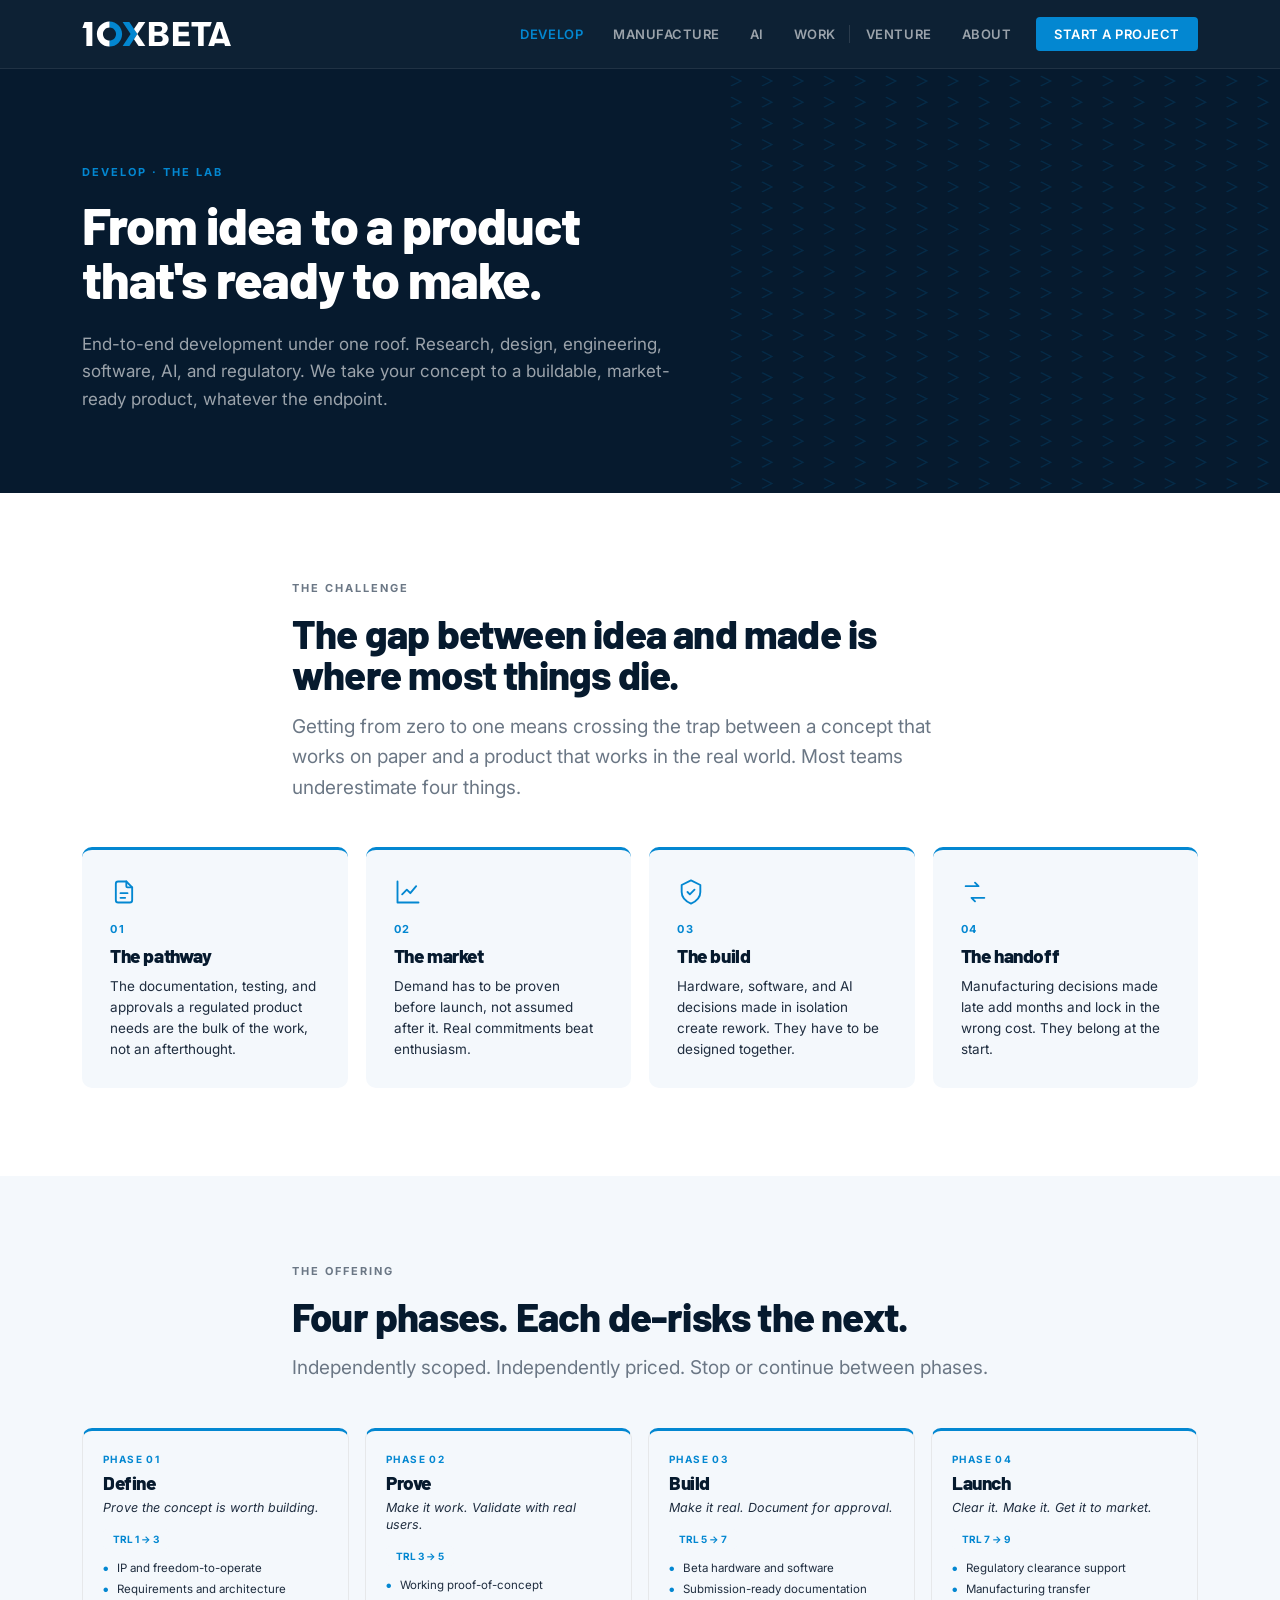
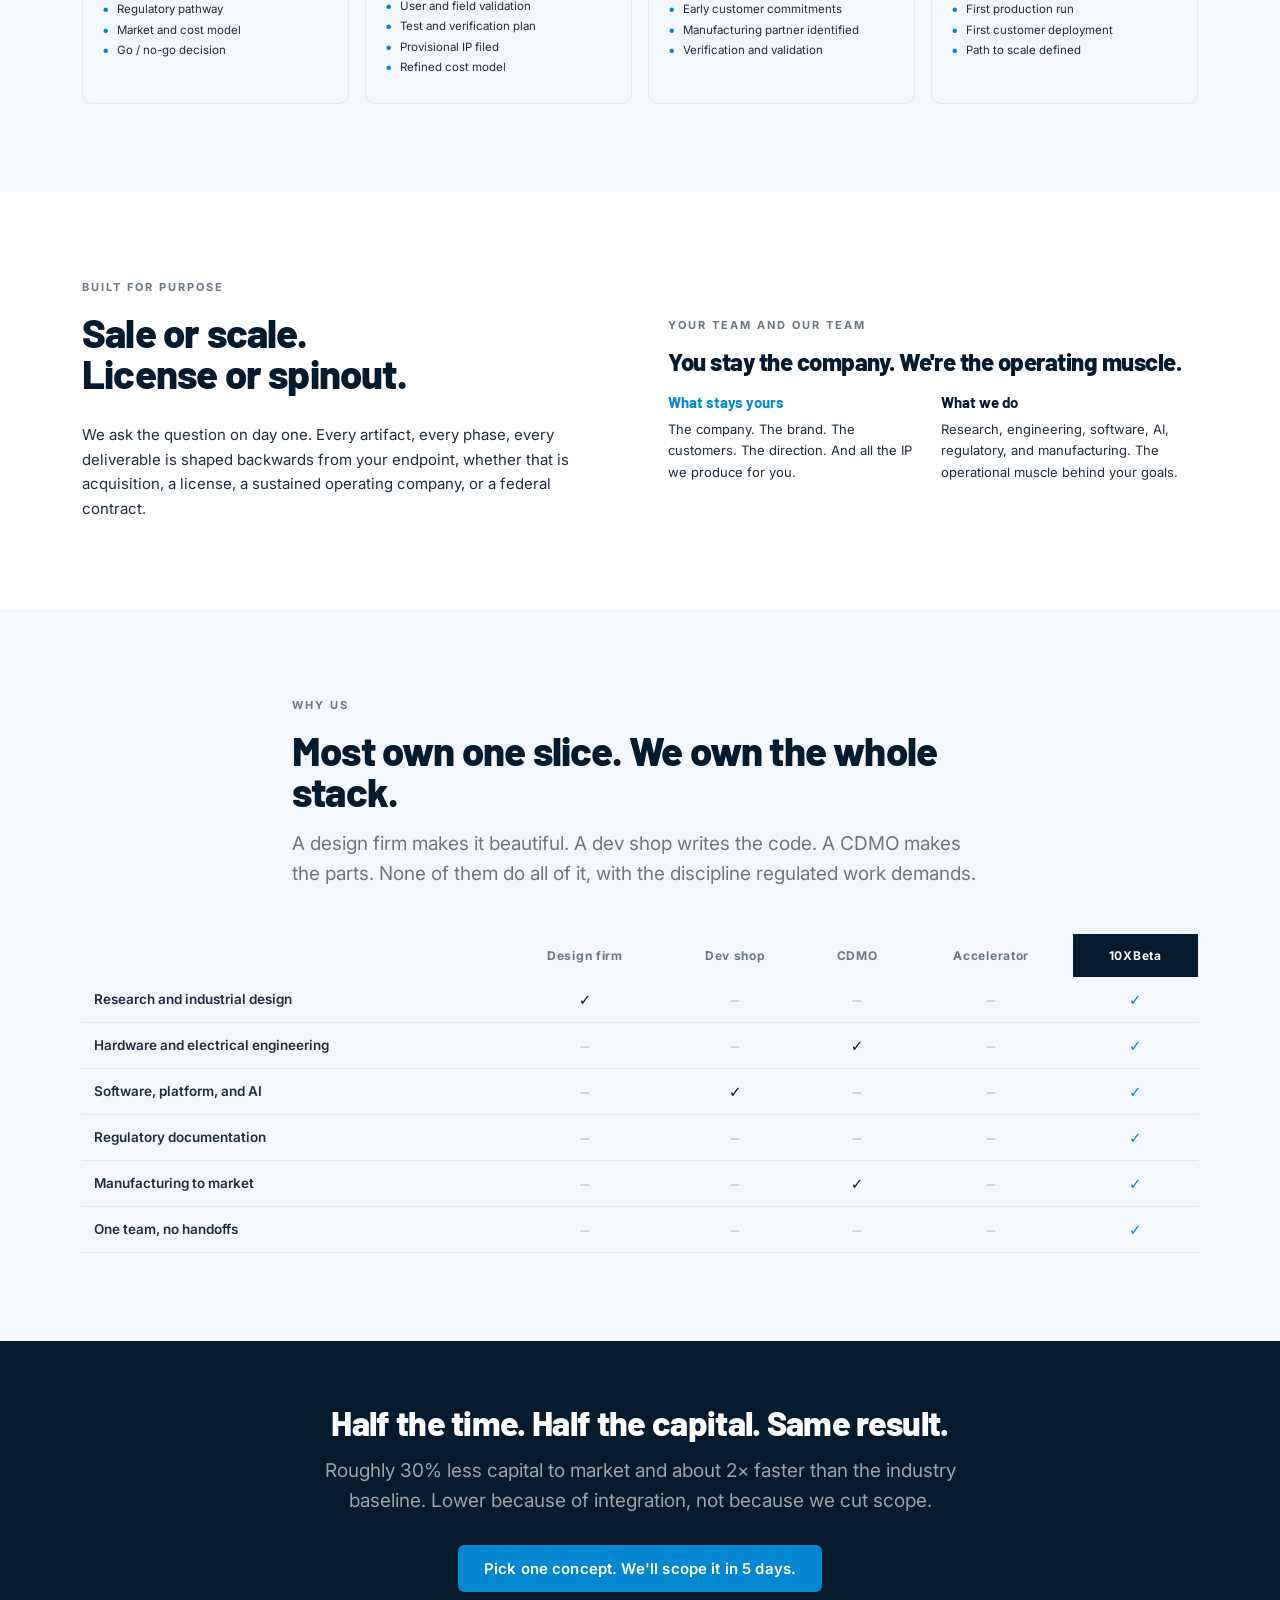
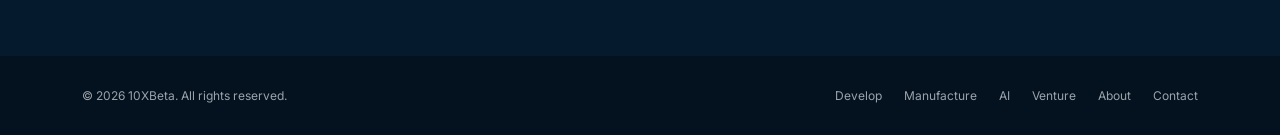
<file: develop.html>
<!doctype html>
<html lang="en">
<head>
<meta charset="utf-8">
<meta name="viewport" content="width=device-width, initial-scale=1">
<title>Develop · The Lab — 10XBeta</title>
<meta name="description" content="End-to-end product development. Research, design, engineering, software, AI, and regulatory under one roof. Idea to ready-to-make.">
<link rel="stylesheet" href="/styles.css">
</head>
<body>
<header>
  <div class="wrap"><div class="nav">
    <div class="logo"><a href="/" aria-label="10XBeta home"><svg viewBox="0 0 2010 350" xmlns="http://www.w3.org/2000/svg"><path fill="#0387D1" d="M370.1,5.1v81.7c48.7,0,88.2,39.5,88.2,88.2s-39.5,88.2-88.2,88.2v81.7C464,344.9,540,268.8,540,175C540,81.2,464,5.1,370.1,5.1z"/><polygon fill="#0387D1" points="637.2,12.2 546.4,12.2 654.3,175 547.3,337.8 638.1,337.8 745.1,175"/><path fill="#fff" d="M200.3,175c0,93.8,76.1,169.9,169.9,169.9v-81.7c-48.7,0-88.2-39.5-88.2-88.2c0-48.7,39.5-88.2,88.2-88.2V5.1C276.3,5.1,200.3,81.2,200.3,175z"/><polygon fill="#fff" points="34.3,12.2 5,95.2 56.4,95.2 59,95.2 58.9,98 58.9,337.8 139.1,337.8 139.1,12.2"/><polygon fill="#fff" points="761.4,337.8 852.1,337.8 745.1,175 699.7,244"/><polygon fill="#fff" points="1299.7,204.6 1437.7,204.6 1437.7,145.5 1299.7,145.5 1299.7,72.7 1437.7,72.7 1437.7,12.2 1224.4,12.2 1224.4,337.8 1451.9,337.8 1451.9,277.3 1299.7,277.3"/><path fill="#fff" d="M1889.6,12.2h-75.8l-115,325.5h79.5l11.2-39.5h124.8l11.2,39.5h79.5L1889.6,12.2z M1806.2,239.2l45.7-144.6l45.7,144.6H1806.2z"/><path fill="#fff" d="M1092.5,172.7c23.1-3.2,61.4-29.9,61.4-77.8c0-46.3-36.6-82.6-98.8-82.6H900.4v325.5h162.8c73.6,0,104-40.6,104-90.9S1126.7,177.2,1092.5,172.7z M1035.5,68c29.8,0,43.6,16,43.6,36.6s-13,41-43,41h-59.8L975.7,68H1035.5z M1041,282.1h-65.3l-0.1-82.3h66.3c28.9,0,44.6,19,44.6,41.2C1086.5,263.2,1069.8,282.1,1041,282.1z"/><polygon fill="#fff" points="762.3,12.2 699.7,106.6 745.1,175 853,12.2"/><polygon fill="#fff" points="1747.2,12.2 1473.9,12.2 1473.9,72.7 1563.2,72.7 1563.2,337.8 1638.1,337.8 1638.1,72.7 1725.8,72.7"/></svg></a></div>
    <nav class="navlinks">
      <a href="/develop" aria-current="page">Develop</a>
      <a href="/manufacture">Manufacture</a>
      <a href="/ai">AI</a>
      <a href="/work">Work</a>
      <a href="/venture" class="venture-tab">Venture</a>
      <a href="/about">About</a>
      <a href="/contact" class="nav-cta">Start a project</a>
    </nav>
  </div></div>
</header>

<main>
  <section class="hero" style="padding:96px 0 80px;">
    <svg class="chevfield" viewBox="0 0 400 600" preserveAspectRatio="none"></svg>
    <div class="wrap">
      <div class="eyebrow">Develop · The Lab</div>
      <h1 style="font-size:52px;">From idea to a product<br>that's ready to make.</h1>
      <div class="desc">End-to-end development under one roof. Research, design, engineering, software, AI, and regulatory. We take your concept to a buildable, market-ready product, whatever the endpoint.</div>
    </div>
  </section>

  <section>
    <div class="wrap section-head">
      <div class="eyebrow muted">The challenge</div>
      <h2>The gap between idea and made is where most things die.</h2>
      <p class="lede mt-s">Getting from zero to one means crossing the trap between a concept that works on paper and a product that works in the real world. Most teams underestimate four things.</p>
    </div>
    <div class="wrap">
      <div class="cards4">
        <div class="card"><div class="ico"><svg viewBox="0 0 24 24"><path d="M14 3v4a1 1 0 0 0 1 1h4"/><path d="M17 21H7a2 2 0 0 1-2-2V5a2 2 0 0 1 2-2h7l5 5v11a2 2 0 0 1-2 2z"/><path d="M9 13h6M9 17h4"/></svg></div><div class="cnum">01</div><h4>The pathway</h4><p>The documentation, testing, and approvals a regulated product needs are the bulk of the work, not an afterthought.</p></div>
        <div class="card"><div class="ico"><svg viewBox="0 0 24 24"><path d="M3 3v18h18"/><path d="M7 14l4-4 3 3 5-6"/></svg></div><div class="cnum">02</div><h4>The market</h4><p>Demand has to be proven before launch, not assumed after it. Real commitments beat enthusiasm.</p></div>
        <div class="card"><div class="ico"><svg viewBox="0 0 24 24"><path d="M12 2l8 4v6c0 5-3.5 8-8 10-4.5-2-8-5-8-10V6z"/><path d="M9 12l2 2 4-4"/></svg></div><div class="cnum">03</div><h4>The build</h4><p>Hardware, software, and AI decisions made in isolation create rework. They have to be designed together.</p></div>
        <div class="card"><div class="ico"><svg viewBox="0 0 24 24"><path d="M4 7h11l-3-3M20 17H9l3 3"/></svg></div><div class="cnum">04</div><h4>The handoff</h4><p>Manufacturing decisions made late add months and lock in the wrong cost. They belong at the start.</p></div>
      </div>
    </div>
  </section>

  <section class="bg-sunken">
    <div class="wrap section-head">
      <div class="eyebrow muted">The offering</div>
      <h2>Four phases. Each de-risks the next.</h2>
      <p class="lede mt-s">Independently scoped. Independently priced. Stop or continue between phases.</p>
    </div>
    <div class="wrap">
      <div class="phases">
        <div class="phase"><div class="plabel">Phase 01</div><h4>Define</h4><div class="pgoal">Prove the concept is worth building.</div><span class="ptrl">TRL 1 → 3</span><ul><li>IP and freedom-to-operate</li><li>Requirements and architecture</li><li>Regulatory pathway</li><li>Market and cost model</li><li>Go / no-go decision</li></ul></div>
        <div class="phase"><div class="plabel">Phase 02</div><h4>Prove</h4><div class="pgoal">Make it work. Validate with real users.</div><span class="ptrl">TRL 3 → 5</span><ul><li>Working proof-of-concept</li><li>User and field validation</li><li>Test and verification plan</li><li>Provisional IP filed</li><li>Refined cost model</li></ul></div>
        <div class="phase"><div class="plabel">Phase 03</div><h4>Build</h4><div class="pgoal">Make it real. Document for approval.</div><span class="ptrl">TRL 5 → 7</span><ul><li>Beta hardware and software</li><li>Submission-ready documentation</li><li>Early customer commitments</li><li>Manufacturing partner identified</li><li>Verification and validation</li></ul></div>
        <div class="phase"><div class="plabel">Phase 04</div><h4>Launch</h4><div class="pgoal">Clear it. Make it. Get it to market.</div><span class="ptrl">TRL 7 → 9</span><ul><li>Regulatory clearance support</li><li>Manufacturing transfer</li><li>First production run</li><li>First customer deployment</li><li>Path to scale defined</li></ul></div>
      </div>
    </div>
  </section>

  <section>
    <div class="wrap split">
      <div>
        <div class="eyebrow muted">Built for purpose</div>
        <h2>Sale or scale.<br>License or spinout.</h2>
        <p class="prose mt-m">We ask the question on day one. Every artifact, every phase, every deliverable is shaped backwards from your endpoint, whether that is acquisition, a license, a sustained operating company, or a federal contract.</p>
      </div>
      <div>
        <div class="eyebrow muted">Your team and our team</div>
        <h3 style="font-size:24px;margin-bottom:18px;">You stay the company. We're the operating muscle.</h3>
        <div class="cards2" style="gap:16px;">
          <div><div style="font-family:var(--head);font-weight:700;color:var(--blue);font-size:15px;margin-bottom:8px;">What stays yours</div><p class="prose" style="font-size:13px;">The company. The brand. The customers. The direction. And all the IP we produce for you.</p></div>
          <div><div style="font-family:var(--head);font-weight:700;color:var(--navy);font-size:15px;margin-bottom:8px;">What we do</div><p class="prose" style="font-size:13px;">Research, engineering, software, AI, regulatory, and manufacturing. The operational muscle behind your goals.</p></div>
        </div>
      </div>
    </div>
  </section>

  <section class="bg-sunken">
    <div class="wrap section-head">
      <div class="eyebrow muted">Why us</div>
      <h2>Most own one slice. We own the whole stack.</h2>
      <p class="lede mt-s">A design firm makes it beautiful. A dev shop writes the code. A CDMO makes the parts. None of them do all of it, with the discipline regulated work demands.</p>
    </div>
    <div class="wrap">
      <table class="ctable">
        <thead><tr><th></th><th>Design firm</th><th>Dev shop</th><th>CDMO</th><th>Accelerator</th><th class="us">10XBeta</th></tr></thead>
        <tbody>
          <tr><td>Research and industrial design</td><td class="yes">✓</td><td class="no">—</td><td class="no">—</td><td class="no">—</td><td class="us yes">✓</td></tr>
          <tr><td>Hardware and electrical engineering</td><td class="no">—</td><td class="no">—</td><td class="yes">✓</td><td class="no">—</td><td class="us yes">✓</td></tr>
          <tr><td>Software, platform, and AI</td><td class="no">—</td><td class="yes">✓</td><td class="no">—</td><td class="no">—</td><td class="us yes">✓</td></tr>
          <tr><td>Regulatory documentation</td><td class="no">—</td><td class="no">—</td><td class="no">—</td><td class="no">—</td><td class="us yes">✓</td></tr>
          <tr><td>Manufacturing to market</td><td class="no">—</td><td class="no">—</td><td class="yes">✓</td><td class="no">—</td><td class="us yes">✓</td></tr>
          <tr><td>One team, no handoffs</td><td class="no">—</td><td class="no">—</td><td class="no">—</td><td class="no">—</td><td class="us yes">✓</td></tr>
        </tbody>
      </table>
    </div>
  </section>

  <section class="bg-navy tight">
    <div class="wrap" style="text-align:center;">
      <h2 style="font-size:34px;">Half the time. Half the capital. Same result.</h2>
      <p class="lede mt-s" style="margin:16px auto 0;max-width:640px;">Roughly 30% less capital to market and about 2× faster than the industry baseline. Lower because of integration, not because we cut scope.</p>
      <a class="btn btn-primary mt-m" href="/contact">Pick one concept. We'll scope it in 5 days.</a>
    </div>
  </section>
</main>

<footer class="foot">
  <div class="wrap foot-row">
    <div>© 2026 10XBeta. All rights reserved.</div>
    <div class="foot-links"><a href="/develop">Develop</a><a href="/manufacture">Manufacture</a><a href="/ai">AI</a><a href="/venture">Venture</a><a href="/about">About</a><a href="/contact">Contact</a></div>
  </div>
</footer>
<script src="/script.js" defer></script>
</body>
</html>
</file>
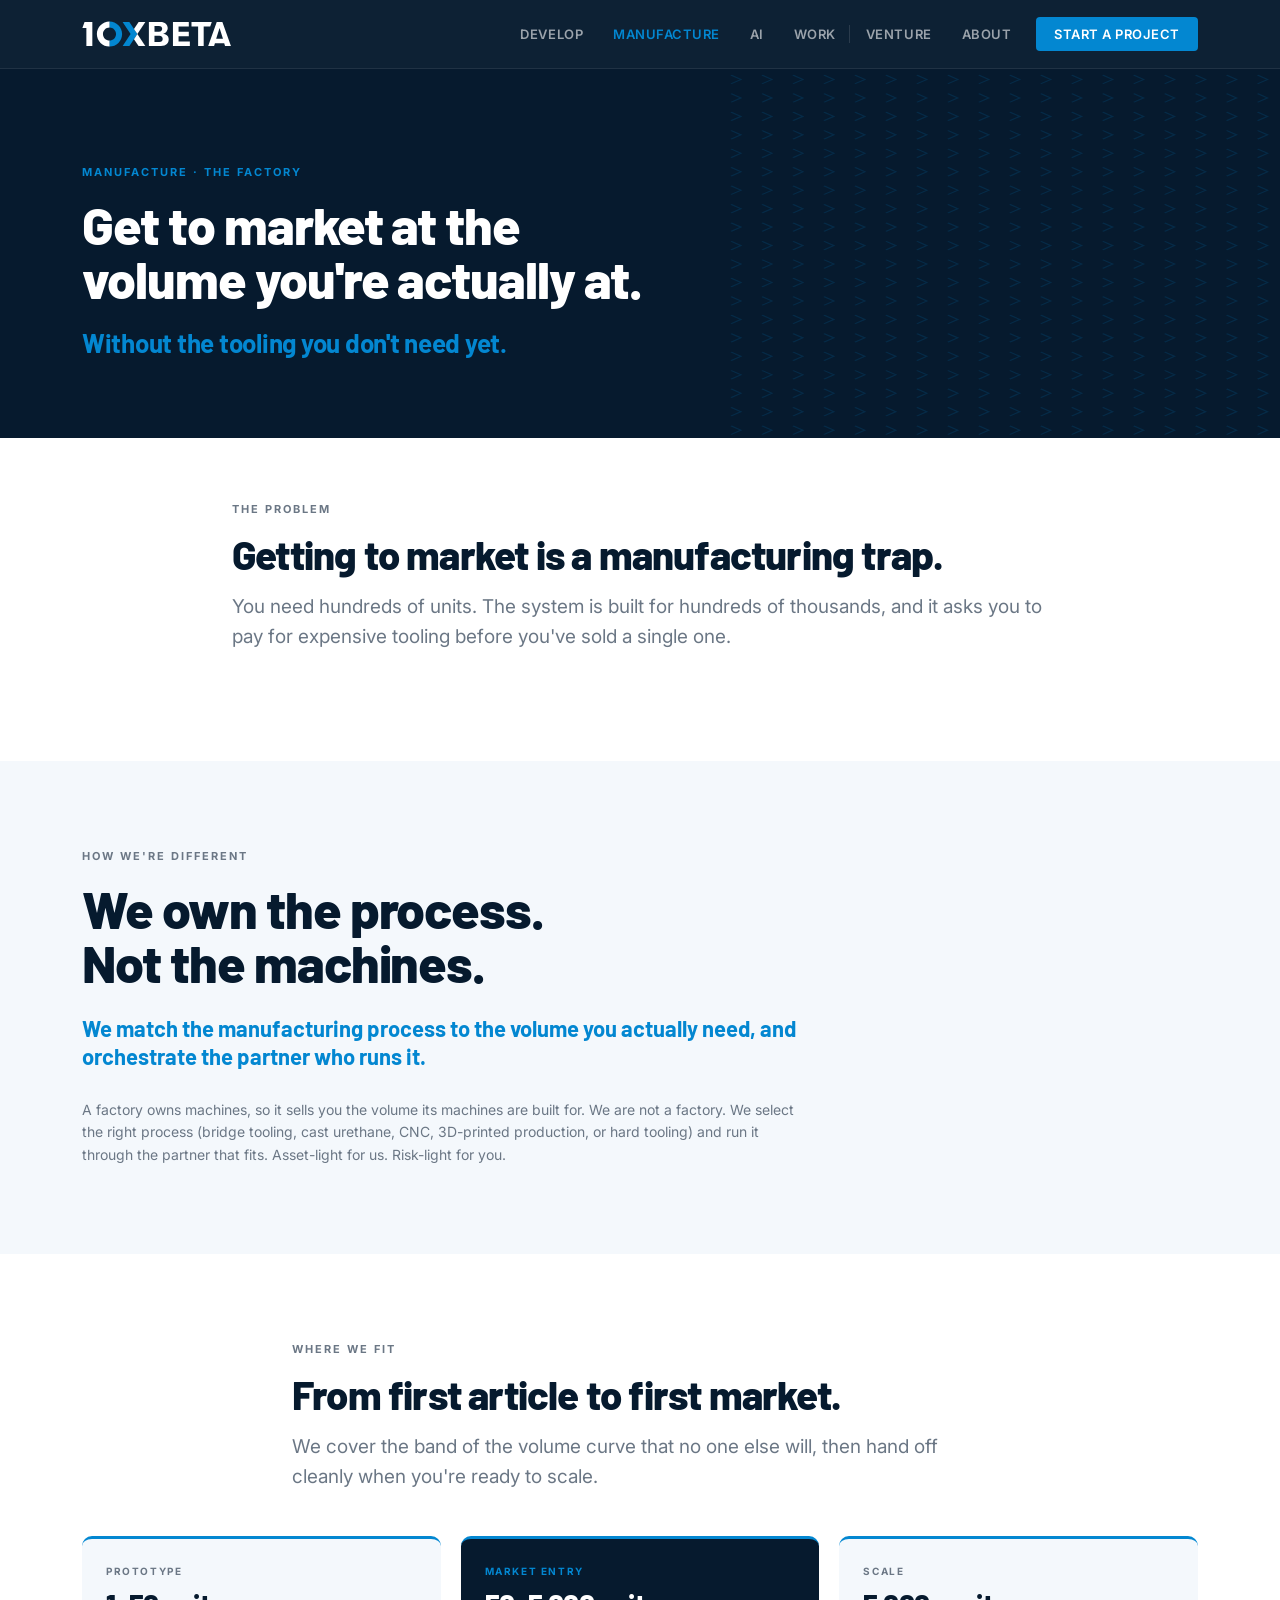
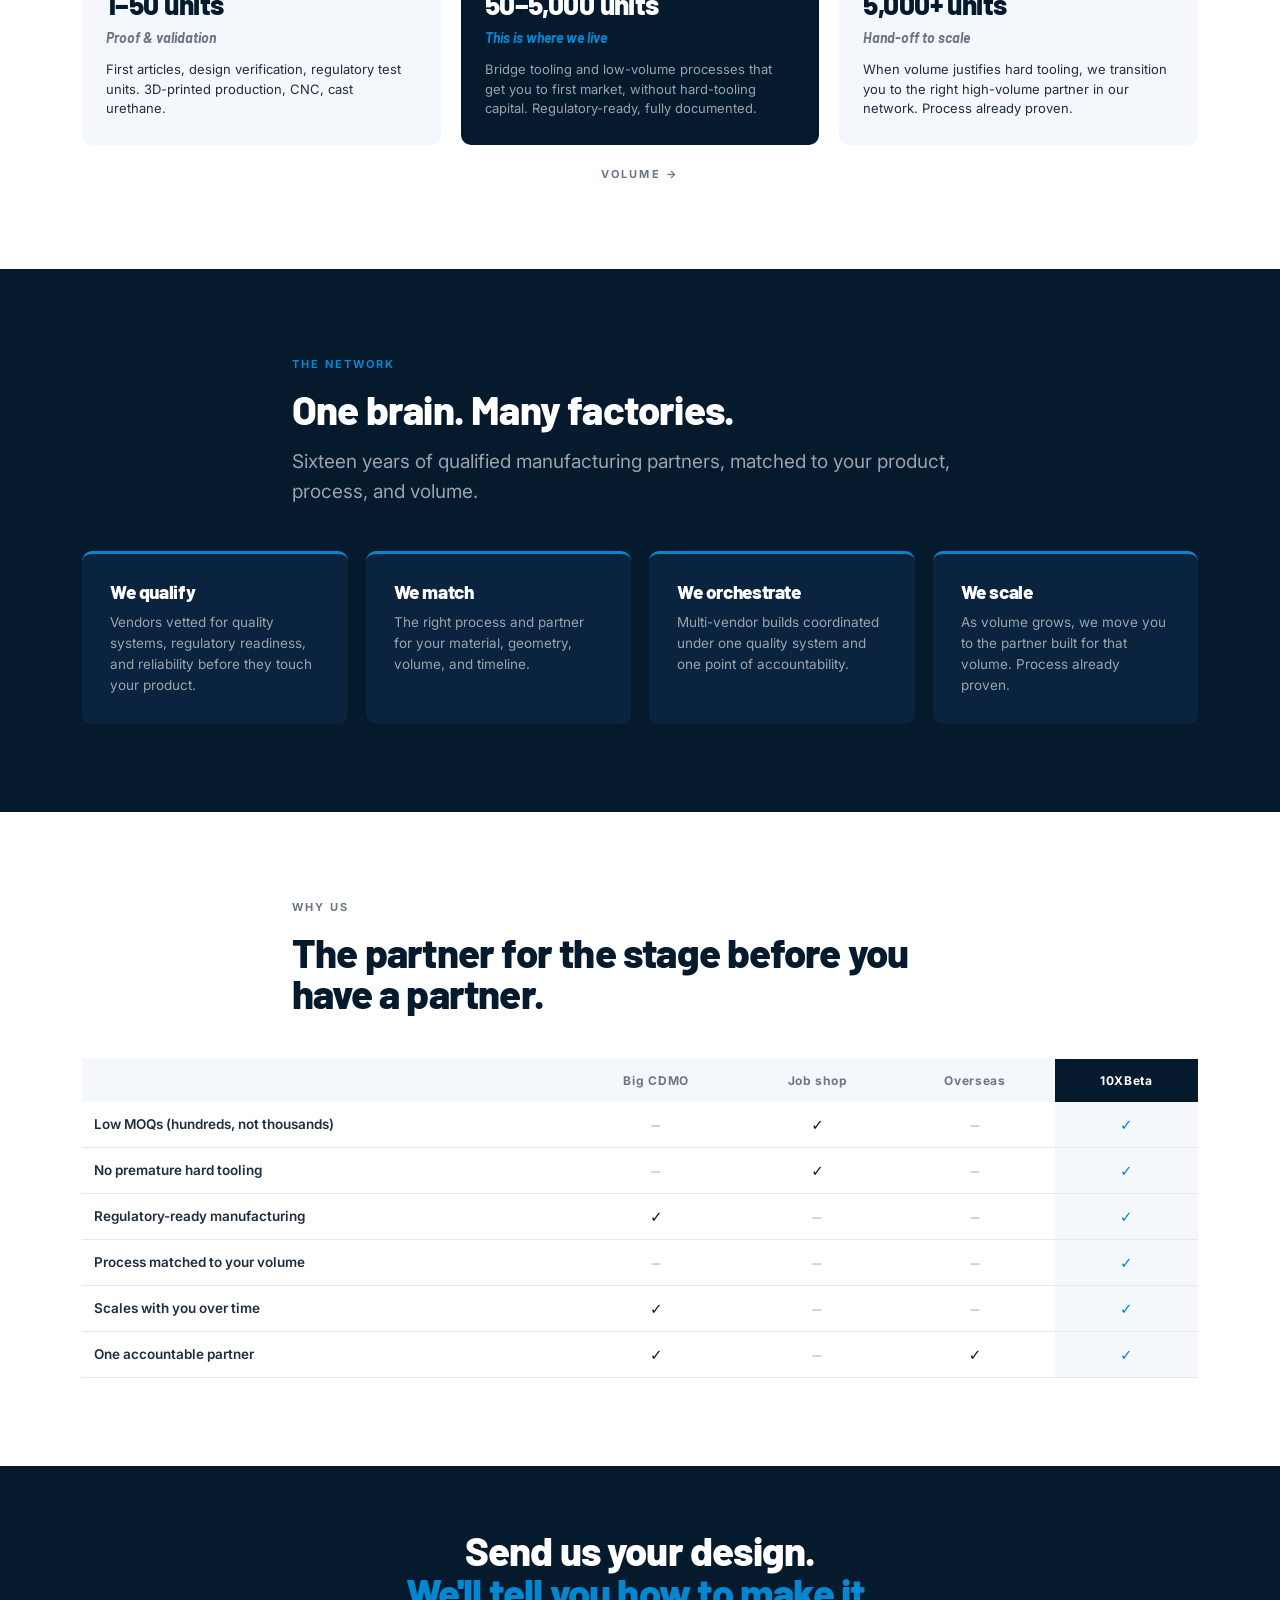
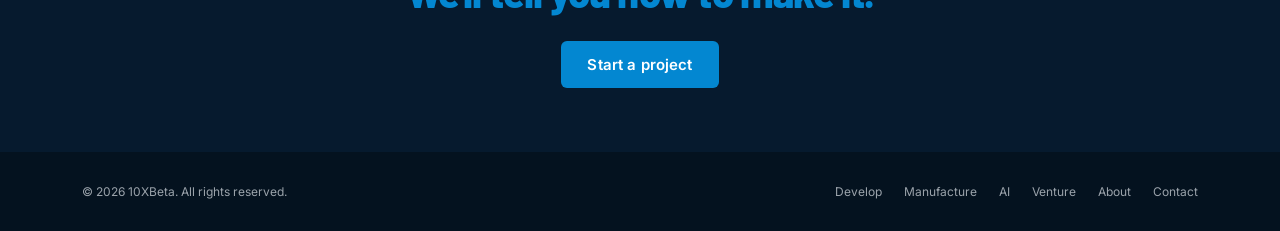
<file: manufacture.html>
<!doctype html>
<html lang="en">
<head>
<meta charset="utf-8">
<meta name="viewport" content="width=device-width, initial-scale=1">
<title>Manufacture · The Factory — 10XBeta</title>
<meta name="description" content="Get to market at the volume you're actually at. Low-volume manufacturing without expensive tooling. We own the process, not the machines.">
<link rel="stylesheet" href="/styles.css">
</head>
<body>
<header>
  <div class="wrap"><div class="nav">
    <div class="logo"><a href="/" aria-label="10XBeta home"><svg viewBox="0 0 2010 350" xmlns="http://www.w3.org/2000/svg"><path fill="#0387D1" d="M370.1,5.1v81.7c48.7,0,88.2,39.5,88.2,88.2s-39.5,88.2-88.2,88.2v81.7C464,344.9,540,268.8,540,175C540,81.2,464,5.1,370.1,5.1z"/><polygon fill="#0387D1" points="637.2,12.2 546.4,12.2 654.3,175 547.3,337.8 638.1,337.8 745.1,175"/><path fill="#fff" d="M200.3,175c0,93.8,76.1,169.9,169.9,169.9v-81.7c-48.7,0-88.2-39.5-88.2-88.2c0-48.7,39.5-88.2,88.2-88.2V5.1C276.3,5.1,200.3,81.2,200.3,175z"/><polygon fill="#fff" points="34.3,12.2 5,95.2 56.4,95.2 59,95.2 58.9,98 58.9,337.8 139.1,337.8 139.1,12.2"/><polygon fill="#fff" points="761.4,337.8 852.1,337.8 745.1,175 699.7,244"/><polygon fill="#fff" points="1299.7,204.6 1437.7,204.6 1437.7,145.5 1299.7,145.5 1299.7,72.7 1437.7,72.7 1437.7,12.2 1224.4,12.2 1224.4,337.8 1451.9,337.8 1451.9,277.3 1299.7,277.3"/><path fill="#fff" d="M1889.6,12.2h-75.8l-115,325.5h79.5l11.2-39.5h124.8l11.2,39.5h79.5L1889.6,12.2z M1806.2,239.2l45.7-144.6l45.7,144.6H1806.2z"/><path fill="#fff" d="M1092.5,172.7c23.1-3.2,61.4-29.9,61.4-77.8c0-46.3-36.6-82.6-98.8-82.6H900.4v325.5h162.8c73.6,0,104-40.6,104-90.9S1126.7,177.2,1092.5,172.7z M1035.5,68c29.8,0,43.6,16,43.6,36.6s-13,41-43,41h-59.8L975.7,68H1035.5z M1041,282.1h-65.3l-0.1-82.3h66.3c28.9,0,44.6,19,44.6,41.2C1086.5,263.2,1069.8,282.1,1041,282.1z"/><polygon fill="#fff" points="762.3,12.2 699.7,106.6 745.1,175 853,12.2"/><polygon fill="#fff" points="1747.2,12.2 1473.9,12.2 1473.9,72.7 1563.2,72.7 1563.2,337.8 1638.1,337.8 1638.1,72.7 1725.8,72.7"/></svg></a></div>
    <nav class="navlinks">
      <a href="/develop">Develop</a>
      <a href="/manufacture" aria-current="page">Manufacture</a>
      <a href="/ai">AI</a>
      <a href="/work">Work</a>
      <a href="/venture" class="venture-tab">Venture</a>
      <a href="/about">About</a>
      <a href="/contact" class="nav-cta">Start a project</a>
    </nav>
  </div></div>
</header>

<main>
  <section class="hero" style="padding:96px 0 80px;">
    <svg class="chevfield" viewBox="0 0 400 600" preserveAspectRatio="none"></svg>
    <div class="wrap">
      <div class="eyebrow">Manufacture · The Factory</div>
      <h1 style="font-size:52px;">Get to market at the<br>volume you're actually at.</h1>
      <div class="sub">Without the tooling you don't need yet.</div>
    </div>
  </section>

  <section class="tight">
    <div class="wrap section-head" style="max-width:880px;">
      <div class="eyebrow muted">The problem</div>
      <h2>Getting to market is a manufacturing trap.</h2>
      <p class="lede mt-s">You need hundreds of units. The system is built for hundreds of thousands, and it asks you to pay for expensive tooling before you've sold a single one.</p>
    </div>
  </section>

  <section class="bg-sunken">
    <div class="wrap moment">
      <div class="eyebrow muted">How we're different</div>
      <h2>We own the process.<br>Not the machines.</h2>
      <div class="msub" style="color:var(--blue);">We match the manufacturing process to the volume you actually need, and orchestrate the partner who runs it.</div>
      <div class="mfoot">A factory owns machines, so it sells you the volume its machines are built for. We are not a factory. We select the right process (bridge tooling, cast urethane, CNC, 3D-printed production, or hard tooling) and run it through the partner that fits. Asset-light for us. Risk-light for you.</div>
    </div>
  </section>

  <section>
    <div class="wrap section-head">
      <div class="eyebrow muted">Where we fit</div>
      <h2>From first article to first market.</h2>
      <p class="lede mt-s">We cover the band of the volume curve that no one else will, then hand off cleanly when you're ready to scale.</p>
    </div>
    <div class="wrap">
      <div class="zones">
        <div class="zone other"><div class="ztag">Prototype</div><div class="zvol">1–50 units</div><div class="zhead">Proof & validation</div><p>First articles, design verification, regulatory test units. 3D-printed production, CNC, cast urethane.</p></div>
        <div class="zone us"><div class="ztag">Market entry</div><div class="zvol">50–5,000 units</div><div class="zhead">This is where we live</div><p>Bridge tooling and low-volume processes that get you to first market, without hard-tooling capital. Regulatory-ready, fully documented.</p></div>
        <div class="zone other"><div class="ztag">Scale</div><div class="zvol">5,000+ units</div><div class="zhead">Hand-off to scale</div><p>When volume justifies hard tooling, we transition you to the right high-volume partner in our network. Process already proven.</p></div>
      </div>
      <div class="vaxis">Volume →</div>
    </div>
  </section>

  <section class="bg-navy">
    <div class="wrap section-head">
      <div class="eyebrow">The network</div>
      <h2>One brain. Many factories.</h2>
      <p class="lede mt-s">Sixteen years of qualified manufacturing partners, matched to your product, process, and volume.</p>
    </div>
    <div class="wrap">
      <div class="cards4">
        <div class="card" style="background:var(--navy-2);border-top-color:var(--blue);"><h4 style="color:var(--white);">We qualify</h4><p style="color:var(--dim);">Vendors vetted for quality systems, regulatory readiness, and reliability before they touch your product.</p></div>
        <div class="card" style="background:var(--navy-2);"><h4 style="color:var(--white);">We match</h4><p style="color:var(--dim);">The right process and partner for your material, geometry, volume, and timeline.</p></div>
        <div class="card" style="background:var(--navy-2);"><h4 style="color:var(--white);">We orchestrate</h4><p style="color:var(--dim);">Multi-vendor builds coordinated under one quality system and one point of accountability.</p></div>
        <div class="card" style="background:var(--navy-2);"><h4 style="color:var(--white);">We scale</h4><p style="color:var(--dim);">As volume grows, we move you to the partner built for that volume. Process already proven.</p></div>
      </div>
    </div>
  </section>

  <section>
    <div class="wrap section-head">
      <div class="eyebrow muted">Why us</div>
      <h2>The partner for the stage before you have a partner.</h2>
    </div>
    <div class="wrap">
      <table class="ctable">
        <thead><tr><th></th><th>Big CDMO</th><th>Job shop</th><th>Overseas</th><th class="us">10XBeta</th></tr></thead>
        <tbody>
          <tr><td>Low MOQs (hundreds, not thousands)</td><td class="no">—</td><td class="yes">✓</td><td class="no">—</td><td class="us yes">✓</td></tr>
          <tr><td>No premature hard tooling</td><td class="no">—</td><td class="yes">✓</td><td class="no">—</td><td class="us yes">✓</td></tr>
          <tr><td>Regulatory-ready manufacturing</td><td class="yes">✓</td><td class="no">—</td><td class="no">—</td><td class="us yes">✓</td></tr>
          <tr><td>Process matched to your volume</td><td class="no">—</td><td class="no">—</td><td class="no">—</td><td class="us yes">✓</td></tr>
          <tr><td>Scales with you over time</td><td class="yes">✓</td><td class="no">—</td><td class="no">—</td><td class="us yes">✓</td></tr>
          <tr><td>One accountable partner</td><td class="yes">✓</td><td class="no">—</td><td class="yes">✓</td><td class="us yes">✓</td></tr>
        </tbody>
      </table>
    </div>
  </section>

  <section class="bg-navy tight">
    <div class="wrap" style="text-align:center;">
      <h2 style="font-size:40px;">Send us your design.<br><span style="color:var(--blue);">We'll tell you how to make it.</span></h2>
      <a class="btn btn-primary mt-m" href="/contact">Start a project</a>
    </div>
  </section>
</main>

<footer class="foot">
  <div class="wrap foot-row">
    <div>© 2026 10XBeta. All rights reserved.</div>
    <div class="foot-links"><a href="/develop">Develop</a><a href="/manufacture">Manufacture</a><a href="/ai">AI</a><a href="/venture">Venture</a><a href="/about">About</a><a href="/contact">Contact</a></div>
  </div>
</footer>
<script src="/script.js" defer></script>
</body>
</html>
</file>
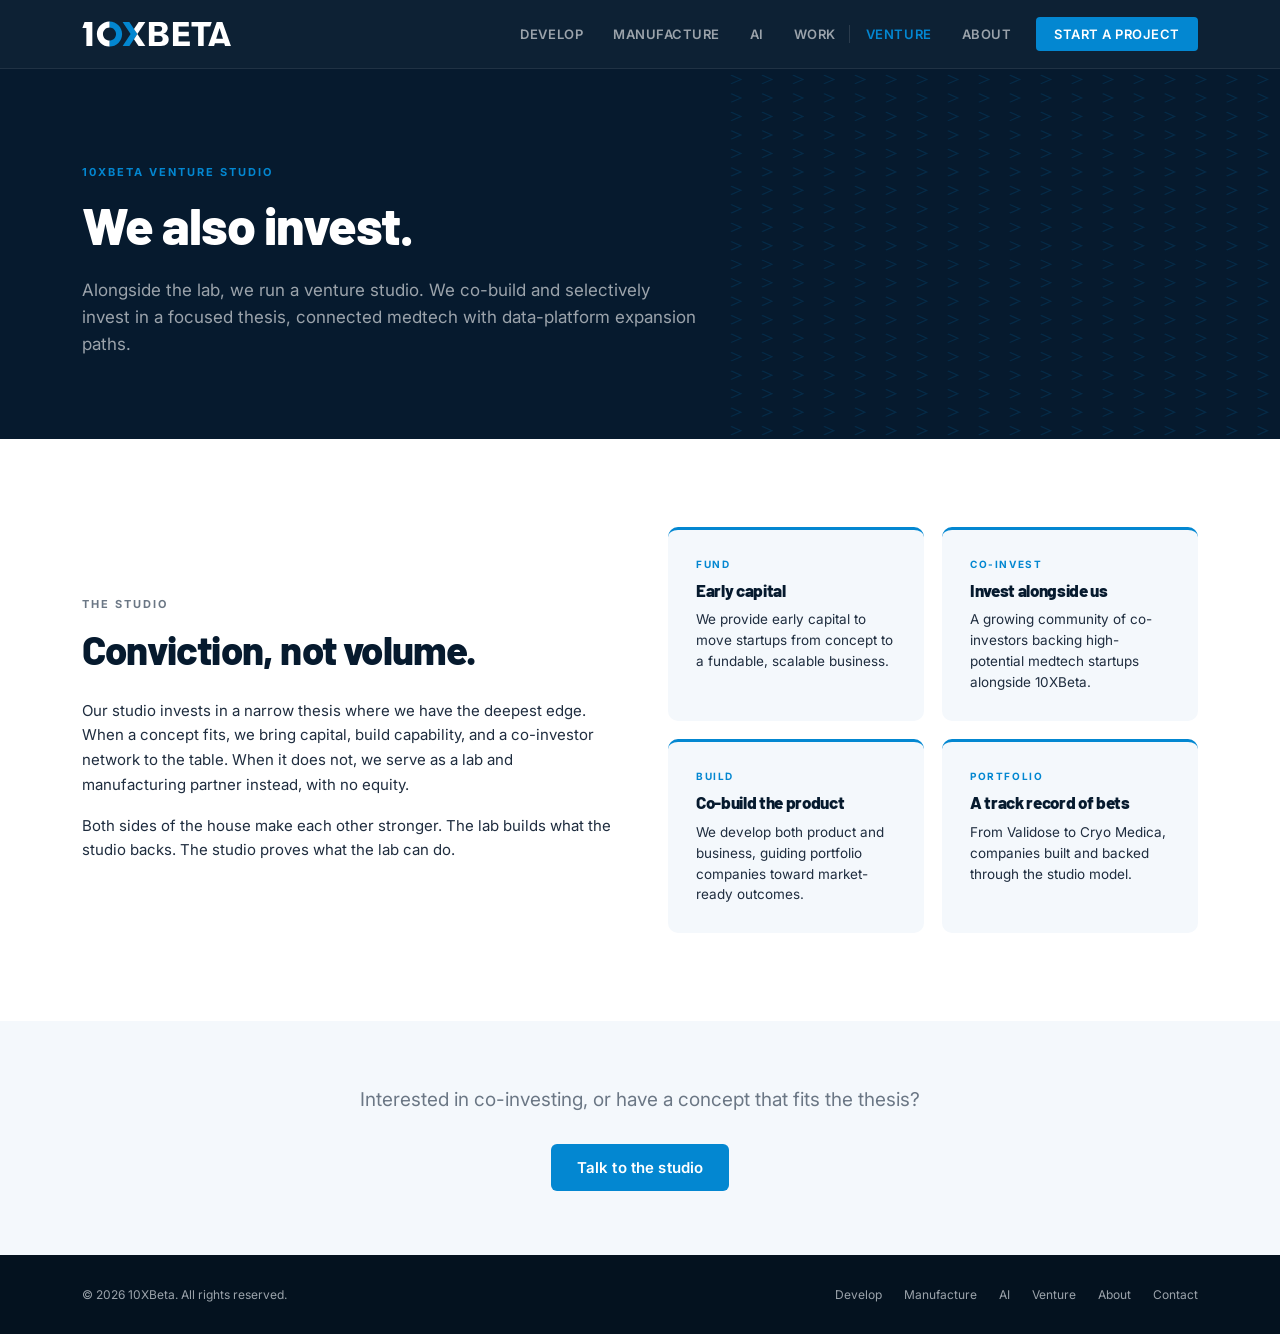
<file: venture.html>
<!doctype html>
<html lang="en">
<head>
<meta charset="utf-8">
<meta name="viewport" content="width=device-width, initial-scale=1">
<title>Venture Studio — 10XBeta</title>
<meta name="description" content="Alongside the lab, we run a venture studio. We co-build and selectively invest in a focused thesis. Conviction, not volume.">
<link rel="stylesheet" href="/styles.css">
</head>
<body>
<header>
  <div class="wrap"><div class="nav">
    <div class="logo"><a href="/" aria-label="10XBeta home"><svg viewBox="0 0 2010 350" xmlns="http://www.w3.org/2000/svg"><path fill="#0387D1" d="M370.1,5.1v81.7c48.7,0,88.2,39.5,88.2,88.2s-39.5,88.2-88.2,88.2v81.7C464,344.9,540,268.8,540,175C540,81.2,464,5.1,370.1,5.1z"/><polygon fill="#0387D1" points="637.2,12.2 546.4,12.2 654.3,175 547.3,337.8 638.1,337.8 745.1,175"/><path fill="#fff" d="M200.3,175c0,93.8,76.1,169.9,169.9,169.9v-81.7c-48.7,0-88.2-39.5-88.2-88.2c0-48.7,39.5-88.2,88.2-88.2V5.1C276.3,5.1,200.3,81.2,200.3,175z"/><polygon fill="#fff" points="34.3,12.2 5,95.2 56.4,95.2 59,95.2 58.9,98 58.9,337.8 139.1,337.8 139.1,12.2"/><polygon fill="#fff" points="761.4,337.8 852.1,337.8 745.1,175 699.7,244"/><polygon fill="#fff" points="1299.7,204.6 1437.7,204.6 1437.7,145.5 1299.7,145.5 1299.7,72.7 1437.7,72.7 1437.7,12.2 1224.4,12.2 1224.4,337.8 1451.9,337.8 1451.9,277.3 1299.7,277.3"/><path fill="#fff" d="M1889.6,12.2h-75.8l-115,325.5h79.5l11.2-39.5h124.8l11.2,39.5h79.5L1889.6,12.2z M1806.2,239.2l45.7-144.6l45.7,144.6H1806.2z"/><path fill="#fff" d="M1092.5,172.7c23.1-3.2,61.4-29.9,61.4-77.8c0-46.3-36.6-82.6-98.8-82.6H900.4v325.5h162.8c73.6,0,104-40.6,104-90.9S1126.7,177.2,1092.5,172.7z M1035.5,68c29.8,0,43.6,16,43.6,36.6s-13,41-43,41h-59.8L975.7,68H1035.5z M1041,282.1h-65.3l-0.1-82.3h66.3c28.9,0,44.6,19,44.6,41.2C1086.5,263.2,1069.8,282.1,1041,282.1z"/><polygon fill="#fff" points="762.3,12.2 699.7,106.6 745.1,175 853,12.2"/><polygon fill="#fff" points="1747.2,12.2 1473.9,12.2 1473.9,72.7 1563.2,72.7 1563.2,337.8 1638.1,337.8 1638.1,72.7 1725.8,72.7"/></svg></a></div>
    <nav class="navlinks">
      <a href="/develop">Develop</a>
      <a href="/manufacture">Manufacture</a>
      <a href="/ai">AI</a>
      <a href="/work">Work</a>
      <a href="/venture" class="venture-tab" aria-current="page">Venture</a>
      <a href="/about">About</a>
      <a href="/contact" class="nav-cta">Start a project</a>
    </nav>
  </div></div>
</header>

<main>
  <section class="hero" style="padding:96px 0 80px;">
    <svg class="chevfield" viewBox="0 0 400 600" preserveAspectRatio="none"></svg>
    <div class="wrap">
      <div class="eyebrow">10XBeta Venture Studio</div>
      <h1 style="font-size:52px;">We also invest.</h1>
      <div class="desc">Alongside the lab, we run a venture studio. We co-build and selectively invest in a focused thesis, connected medtech with data-platform expansion paths.</div>
    </div>
  </section>

  <section>
    <div class="wrap split">
      <div>
        <div class="eyebrow muted">The studio</div>
        <h2>Conviction, not volume.</h2>
        <p class="prose mt-m">Our studio invests in a narrow thesis where we have the deepest edge. When a concept fits, we bring capital, build capability, and a co-investor network to the table. When it does not, we serve as a lab and manufacturing partner instead, with no equity.</p>
        <p class="prose mt-s">Both sides of the house make each other stronger. The lab builds what the studio backs. The studio proves what the lab can do.</p>
      </div>
      <div class="cards2" style="gap:18px;align-content:start;">
        <div class="card"><div class="clabel">Fund</div><h4 style="font-size:17px;">Early capital</h4><p>We provide early capital to move startups from concept to a fundable, scalable business.</p></div>
        <div class="card"><div class="clabel">Co-Invest</div><h4 style="font-size:17px;">Invest alongside us</h4><p>A growing community of co-investors backing high-potential medtech startups alongside 10XBeta.</p></div>
        <div class="card"><div class="clabel">Build</div><h4 style="font-size:17px;">Co-build the product</h4><p>We develop both product and business, guiding portfolio companies toward market-ready outcomes.</p></div>
        <div class="card"><div class="clabel">Portfolio</div><h4 style="font-size:17px;">A track record of bets</h4><p>From Validose to Cryo Medica, companies built and backed through the studio model.</p></div>
      </div>
    </div>
  </section>

  <section class="bg-sunken tight">
    <div class="wrap" style="text-align:center;">
      <p class="lede" style="max-width:680px;margin:0 auto;">Interested in co-investing, or have a concept that fits the thesis?</p>
      <a class="btn btn-primary mt-m" href="/contact">Talk to the studio</a>
    </div>
  </section>
</main>

<footer class="foot">
  <div class="wrap foot-row">
    <div>© 2026 10XBeta. All rights reserved.</div>
    <div class="foot-links"><a href="/develop">Develop</a><a href="/manufacture">Manufacture</a><a href="/ai">AI</a><a href="/venture">Venture</a><a href="/about">About</a><a href="/contact">Contact</a></div>
  </div>
</footer>
<script src="/script.js" defer></script>
</body>
</html>
</file>
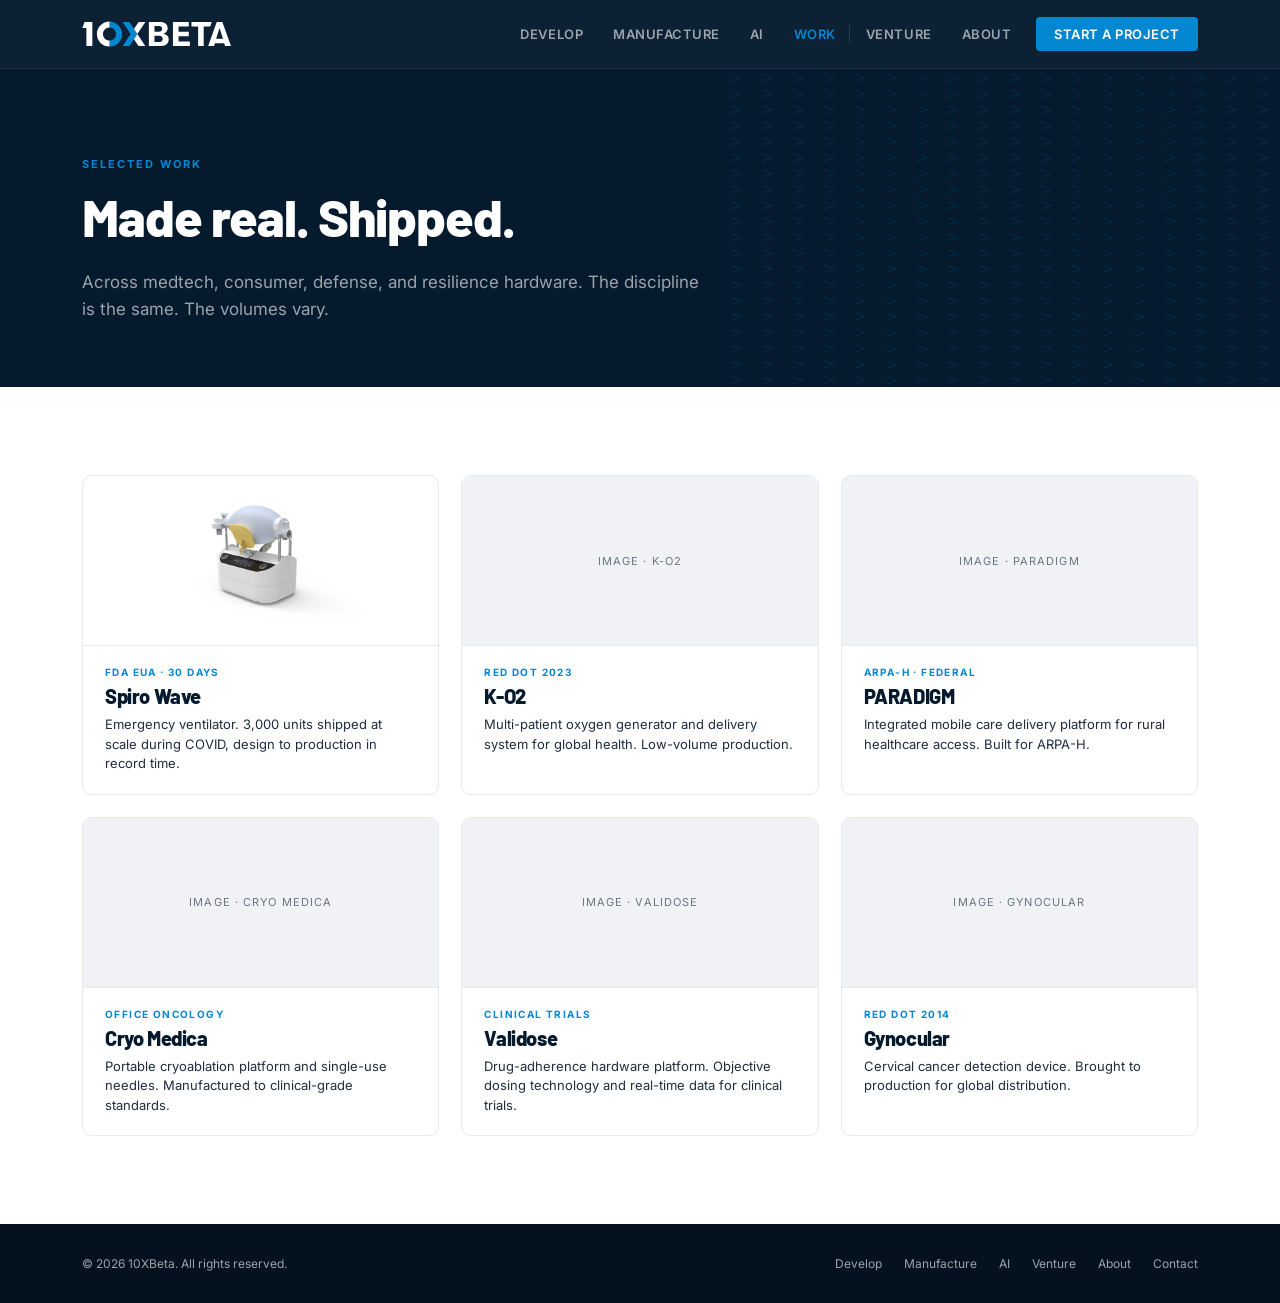
<file: work.html>
<!doctype html>
<html lang="en">
<head>
<meta charset="utf-8">
<meta name="viewport" content="width=device-width, initial-scale=1">
<title>Selected work — 10XBeta</title>
<meta name="description" content="A track record of building what matters. Across medtech, consumer, defense, and resilience hardware.">
<link rel="stylesheet" href="/styles.css">
</head>
<body>
<header>
  <div class="wrap"><div class="nav">
    <div class="logo"><a href="/" aria-label="10XBeta home"><svg viewBox="0 0 2010 350" xmlns="http://www.w3.org/2000/svg"><path fill="#0387D1" d="M370.1,5.1v81.7c48.7,0,88.2,39.5,88.2,88.2s-39.5,88.2-88.2,88.2v81.7C464,344.9,540,268.8,540,175C540,81.2,464,5.1,370.1,5.1z"/><polygon fill="#0387D1" points="637.2,12.2 546.4,12.2 654.3,175 547.3,337.8 638.1,337.8 745.1,175"/><path fill="#fff" d="M200.3,175c0,93.8,76.1,169.9,169.9,169.9v-81.7c-48.7,0-88.2-39.5-88.2-88.2c0-48.7,39.5-88.2,88.2-88.2V5.1C276.3,5.1,200.3,81.2,200.3,175z"/><polygon fill="#fff" points="34.3,12.2 5,95.2 56.4,95.2 59,95.2 58.9,98 58.9,337.8 139.1,337.8 139.1,12.2"/><polygon fill="#fff" points="761.4,337.8 852.1,337.8 745.1,175 699.7,244"/><polygon fill="#fff" points="1299.7,204.6 1437.7,204.6 1437.7,145.5 1299.7,145.5 1299.7,72.7 1437.7,72.7 1437.7,12.2 1224.4,12.2 1224.4,337.8 1451.9,337.8 1451.9,277.3 1299.7,277.3"/><path fill="#fff" d="M1889.6,12.2h-75.8l-115,325.5h79.5l11.2-39.5h124.8l11.2,39.5h79.5L1889.6,12.2z M1806.2,239.2l45.7-144.6l45.7,144.6H1806.2z"/><path fill="#fff" d="M1092.5,172.7c23.1-3.2,61.4-29.9,61.4-77.8c0-46.3-36.6-82.6-98.8-82.6H900.4v325.5h162.8c73.6,0,104-40.6,104-90.9S1126.7,177.2,1092.5,172.7z M1035.5,68c29.8,0,43.6,16,43.6,36.6s-13,41-43,41h-59.8L975.7,68H1035.5z M1041,282.1h-65.3l-0.1-82.3h66.3c28.9,0,44.6,19,44.6,41.2C1086.5,263.2,1069.8,282.1,1041,282.1z"/><polygon fill="#fff" points="762.3,12.2 699.7,106.6 745.1,175 853,12.2"/><polygon fill="#fff" points="1747.2,12.2 1473.9,12.2 1473.9,72.7 1563.2,72.7 1563.2,337.8 1638.1,337.8 1638.1,72.7 1725.8,72.7"/></svg></a></div>
    <nav class="navlinks">
      <a href="/develop">Develop</a>
      <a href="/manufacture">Manufacture</a>
      <a href="/ai">AI</a>
      <a href="/work" aria-current="page">Work</a>
      <a href="/venture" class="venture-tab">Venture</a>
      <a href="/about">About</a>
      <a href="/contact" class="nav-cta">Start a project</a>
    </nav>
  </div></div>
</header>

<main>
  <section class="hero" style="padding:88px 0 64px;">
    <svg class="chevfield" viewBox="0 0 400 600" preserveAspectRatio="none"></svg>
    <div class="wrap">
      <div class="eyebrow">Selected work</div>
      <h1 style="font-size:52px;">Made real. Shipped.</h1>
      <div class="desc">Across medtech, consumer, defense, and resilience hardware. The discipline is the same. The volumes vary.</div>
    </div>
  </section>

  <section>
    <div class="wrap">
      <div class="workgrid">
        <div class="workcard"><div class="wimg" style="background:#fff;"><img src="/images/hero/Spiro_01.png" alt="Spiro Wave ventilator"></div><div class="wbody"><div class="wtag">FDA EUA · 30 days</div><h4>Spiro Wave</h4><p>Emergency ventilator. 3,000 units shipped at scale during COVID, design to production in record time.</p></div></div>
        <div class="workcard"><div class="wimg">Image · K-O2</div><div class="wbody"><div class="wtag">Red Dot 2023</div><h4>K-O2</h4><p>Multi-patient oxygen generator and delivery system for global health. Low-volume production.</p></div></div>
        <div class="workcard"><div class="wimg">Image · PARADIGM</div><div class="wbody"><div class="wtag">ARPA-H · Federal</div><h4>PARADIGM</h4><p>Integrated mobile care delivery platform for rural healthcare access. Built for ARPA-H.</p></div></div>
        <div class="workcard"><div class="wimg">Image · Cryo Medica</div><div class="wbody"><div class="wtag">Office oncology</div><h4>Cryo Medica</h4><p>Portable cryoablation platform and single-use needles. Manufactured to clinical-grade standards.</p></div></div>
        <div class="workcard"><div class="wimg">Image · Validose</div><div class="wbody"><div class="wtag">Clinical trials</div><h4>Validose</h4><p>Drug-adherence hardware platform. Objective dosing technology and real-time data for clinical trials.</p></div></div>
        <div class="workcard"><div class="wimg">Image · Gynocular</div><div class="wbody"><div class="wtag">Red Dot 2014</div><h4>Gynocular</h4><p>Cervical cancer detection device. Brought to production for global distribution.</p></div></div>
      </div>
    </div>
  </section>
</main>

<footer class="foot">
  <div class="wrap foot-row">
    <div>© 2026 10XBeta. All rights reserved.</div>
    <div class="foot-links"><a href="/develop">Develop</a><a href="/manufacture">Manufacture</a><a href="/ai">AI</a><a href="/venture">Venture</a><a href="/about">About</a><a href="/contact">Contact</a></div>
  </div>
</footer>
<script src="/script.js" defer></script>
</body>
</html>
</file>
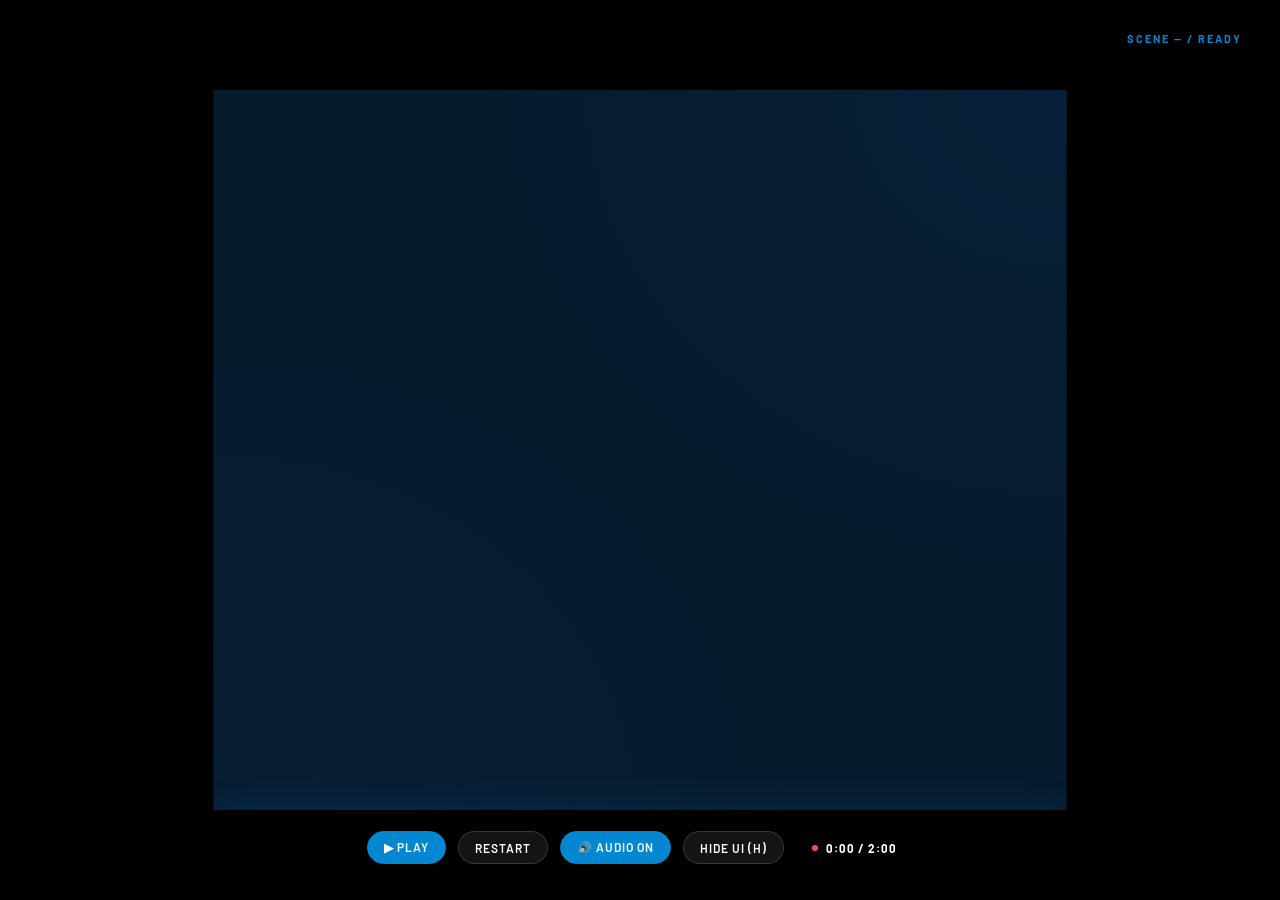
<file: pitch/platform_os_explainer.html>
<!DOCTYPE html>
<html lang="en">
<head>
<meta charset="UTF-8">
<meta name="viewport" content="width=1920, initial-scale=1.0">
<title>10XBeta · Platform OS Explainer</title>
<link rel="preconnect" href="https://fonts.googleapis.com">
<link rel="preconnect" href="https://fonts.gstatic.com" crossorigin>
<link href="https://fonts.googleapis.com/css2?family=Barlow:wght@300;400;500;600;700;800&display=swap" rel="stylesheet">
<style>
:root {
  --bg: #061A2E;
  --bg-deep: #03101D;
  --bg-card: #0A2440;
  --border: #1A3551;
  --border-strong: #2A4A6E;
  --text: #FFFFFF;
  --text-muted: #9BA3AB;
  --text-dim: #CDD1D5;
  --accent-blue: #0387D1;
  --accent-blue-soft: rgba(3,135,209,0.18);
  --c-oe: #F4C115;
  --c-ven: #0387D1;
  --c-lab: #A855F7;
  --c-pm: #FF4D4D;
  --c-mfg: #00C559;
  --c-fin: #14B8A6;
  --c-leg: #F59E0B;
  --c-ndc: #C8506C;
  --c-fund: #06B6D4;
  --gate-red: #FF4D4D;
  --gate-green: #00C559;
}
* { box-sizing: border-box; margin: 0; padding: 0; }
html, body {
  background: #000;
  color: var(--text);
  font-family: 'Barlow', sans-serif;
  height: 100vh;
  width: 100vw;
  overflow: hidden;
  -webkit-font-smoothing: antialiased;
}

/* The stage — 1920x1080 fixed, scaled to fit viewport */
.stage-wrap {
  width: 100vw;
  height: 100vh;
  display: flex;
  align-items: center;
  justify-content: center;
  background: #000;
}
.stage {
  width: 1920px;
  height: 1080px;
  position: relative;
  background: var(--bg);
  overflow: hidden;
  transform-origin: center center;
  background-image:
    radial-gradient(ellipse at top right, rgba(3,135,209,0.06), transparent 50%),
    radial-gradient(ellipse at bottom left, rgba(3,135,209,0.04), transparent 50%);
}

/* subtle grid */
.grid-bg {
  position: absolute; inset: 0;
  background-image:
    linear-gradient(rgba(255,255,255,0.015) 1px, transparent 1px),
    linear-gradient(90deg, rgba(255,255,255,0.015) 1px, transparent 1px);
  background-size: 80px 80px;
  pointer-events: none;
  opacity: 0;
  transition: opacity 1.2s ease;
}
.stage.bg-on .grid-bg { opacity: 1; }

/* Ambient orb field — slow floating points of light always active */
.ambient-field {
  position: absolute; inset: 0;
  pointer-events: none;
  opacity: 0;
  transition: opacity 2s ease;
  z-index: 1;
  overflow: hidden;
}
.stage.bg-on .ambient-field { opacity: 1; }
.ambient-orb {
  position: absolute;
  width: 3px; height: 3px;
  border-radius: 50%;
  background: var(--accent-blue);
  box-shadow: 0 0 8px var(--accent-blue), 0 0 18px var(--accent-blue);
  opacity: 0;
}
.ambient-orb.drift {
  animation: orbDrift var(--dur, 18s) linear infinite;
}
@keyframes orbDrift {
  0%   { opacity: 0; transform: translate(0, 0); }
  10%  { opacity: 0.5; }
  90%  { opacity: 0.5; }
  100% { opacity: 0; transform: translate(var(--dx), var(--dy)); }
}

/* Background data streams — slow vertical falling */
.data-rain {
  position: absolute;
  inset: 0;
  pointer-events: none;
  opacity: 0;
  transition: opacity 2s ease;
  z-index: 0;
  overflow: hidden;
}
.stage.bg-on .data-rain { opacity: 0.35; }
.rain-streak {
  position: absolute;
  width: 1px;
  background: linear-gradient(180deg, transparent 0%, var(--accent-blue) 50%, transparent 100%);
  animation: streakFall var(--fall-dur, 12s) linear infinite;
  animation-delay: var(--fall-delay, 0s);
}
@keyframes streakFall {
  0%   { transform: translateY(-100%); opacity: 0; }
  10%  { opacity: 0.6; }
  90%  { opacity: 0.6; }
  100% { transform: translateY(100vh); opacity: 0; }
}

/* Brand mark */
.brand-mark {
  position: absolute;
  top: 36px;
  left: 56px;
  opacity: 0.92;
  z-index: 8;
  pointer-events: none;
  transform-origin: center center;
  transition:
    top 1.6s cubic-bezier(0.7, 0, 0.2, 1),
    left 1.6s cubic-bezier(0.7, 0, 0.2, 1),
    transform 1.6s cubic-bezier(0.7, 0, 0.2, 1),
    opacity 1.2s ease;
}
.brand-mark.intro-init {
  top: 50%;
  left: 50%;
  transform: translate(-50%, -50%) scale(2.4);
  opacity: 0;
}
.brand-mark.intro-pose {
  top: 50%;
  left: 50%;
  transform: translate(-50%, -50%) scale(2.4);
  opacity: 1;
}

.brand-mark .brand-logo-svg {
  width: 220px;
  height: auto;
  display: block;
  filter: drop-shadow(0 0 24px rgba(3,135,209,0.0));
  transition: filter 1s ease;
}
.brand-mark.intro-pose .brand-logo-svg {
  filter: drop-shadow(0 0 32px rgba(3,135,209,0.5));
}

.brand-mark .sub {
  display: block;
  font-family: 'Barlow', sans-serif;
  font-size: 10px;
  font-weight: 600;
  letter-spacing: 4px;
  color: var(--text-muted);
  margin-top: 12px;
  margin-left: 2px;
  text-transform: uppercase;
  opacity: 0;
  transition: opacity 1s ease 0.4s;
}
.brand-mark:not(.intro-init):not(.intro-pose) .sub-platform {
  opacity: 1;
}

.brand-ripple {
  position: absolute;
  top: 50%; left: 50%;
  width: 540px; height: 540px;
  margin-left: -270px; margin-top: -270px;
  border-radius: 50%;
  border: 2px solid var(--accent-blue);
  opacity: 0;
  pointer-events: none;
  z-index: 7;
}
.brand-ripple.active {
  animation: brandRipple 1.4s ease-out forwards;
}
@keyframes brandRipple {
  0%   { transform: scale(0.2); opacity: 0.9; border-width: 3px; }
  100% { transform: scale(2.5); opacity: 0; border-width: 1px; }
}

.scene {
  position: absolute;
  inset: 0;
  opacity: 0;
  pointer-events: none;
  transition: opacity 0.8s ease;
}
.scene.active { opacity: 1; }

.signal-field {
  position: absolute;
  inset: 0;
  display: block;
}
.signal-chip {
  position: absolute;
  padding: 6px 14px;
  background: rgba(10,36,64,0.85);
  border: 1px solid var(--border-strong);
  border-radius: 4px;
  font-size: 13px;
  font-weight: 600;
  letter-spacing: 1.5px;
  color: var(--text-dim);
  white-space: nowrap;
  font-family: 'Barlow', sans-serif;
  opacity: 0;
  transform: translate(-50%,-50%);
  box-shadow: 0 4px 16px rgba(0,0,0,0.4);
}
.signal-chip.active {
  animation: chipDrift 6s ease-in-out forwards;
}
@keyframes chipDrift {
  0%   { opacity: 0; transform: translate(-50%,-50%) translate(var(--from-x), var(--from-y)) scale(0.6); }
  20%  { opacity: 1; transform: translate(-50%,-50%) translate(var(--mid-x), var(--mid-y)) scale(1); }
  80%  { opacity: 1; transform: translate(-50%,-50%) translate(var(--to-x), var(--to-y)) scale(1); }
  100% { opacity: 0; transform: translate(-50%,-50%) translate(var(--to-x), var(--to-y)) scale(0.6); }
}
.signal-field.organize .signal-chip.active {
  animation-duration: 4s;
}

.foundation {
  position: absolute;
  left: 0; right: 0;
  bottom: 0;
  height: 280px;
  transform: translateY(100%);
  transition: transform 1.6s cubic-bezier(0.22, 0.61, 0.36, 1), height 1.0s ease;
  z-index: 2;
}
.foundation.up { transform: translateY(0); }
.foundation.thicken {
  height: 360px;
  animation: foundationGlow 2s ease-in-out infinite;
}
@keyframes foundationGlow {
  0%, 100% { filter: brightness(1); }
  50%      { filter: brightness(1.35); }
}

.strata {
  position: absolute;
  left: 0; right: 0;
  display: flex;
  align-items: center;
  padding: 0 120px;
  overflow: hidden;
}
.strata-top {
  bottom: 140px;
  height: 140px;
  background: linear-gradient(180deg, rgba(3,135,209,0.08) 0%, rgba(10,36,64,0.92) 100%);
  border-top: 1px solid rgba(3,135,209,0.4);
  box-shadow: 0 -10px 40px rgba(3,135,209,0.12);
}
.strata-bottom {
  bottom: 0;
  height: 140px;
  background: linear-gradient(180deg, rgba(10,36,64,0.92) 0%, rgba(3,16,29,1) 100%);
  border-top: 1px solid rgba(3,135,209,0.6);
  box-shadow: 0 -10px 50px rgba(3,135,209,0.2);
}
.strata-label {
  font-size: 14px;
  font-weight: 700;
  letter-spacing: 3px;
  color: var(--text-dim);
  opacity: 0;
  transform: translateY(8px);
  transition: opacity 0.8s ease 0.6s, transform 0.8s ease 0.6s;
}
.strata-sub {
  margin-top: 4px;
  font-size: 11px;
  font-weight: 500;
  letter-spacing: 2px;
  color: var(--text-muted);
  text-transform: uppercase;
  opacity: 0;
  transform: translateY(8px);
  transition: opacity 0.8s ease 1.0s, transform 0.8s ease 1.0s;
}
.foundation.up .strata-label,
.foundation.up .strata-sub {
  opacity: 1;
  transform: translateY(0);
}
.strata-content { flex: 1; }
.strata-spark {
  width: 60px; height: 60px;
  border-radius: 50%;
  background: radial-gradient(circle, var(--accent-blue) 0%, transparent 70%);
  opacity: 0.4;
  animation: sparkPulse 3s ease-in-out infinite;
  margin-left: 40px;
}
@keyframes sparkPulse {
  0%, 100% { opacity: 0.3; transform: scale(0.9); }
  50% { opacity: 0.7; transform: scale(1.2); }
}

.strata-pattern {
  position: absolute;
  inset: 0;
  opacity: 0.06;
  background-image:
    repeating-linear-gradient(90deg, transparent 0, transparent 18px, var(--accent-blue) 18px, var(--accent-blue) 19px),
    repeating-linear-gradient(0deg, transparent 0, transparent 18px, var(--accent-blue) 18px, var(--accent-blue) 19px);
  pointer-events: none;
}

.pipeline {
  position: absolute;
  top: 220px;
  left: 0; right: 0;
  height: 560px;
  display: flex;
  align-items: center;
  justify-content: center;
  z-index: 3;
}

.module {
  position: absolute;
  width: 200px;
  text-align: center;
  opacity: 0;
  transform: translateY(20px) scale(0.92);
  transition: opacity 0.7s ease, transform 0.7s ease;
}
.module.show { opacity: 1; transform: translateY(0) scale(1); }

.module-icon {
  width: 96px; height: 96px;
  border-radius: 20px;
  background: color-mix(in srgb, var(--card-color) 15%, transparent);
  border: 1.5px solid color-mix(in srgb, var(--card-color) 35%, transparent);
  display: flex; align-items: center; justify-content: center;
  margin: 0 auto;
  position: relative;
  box-shadow: 0 0 40px color-mix(in srgb, var(--card-color) 18%, transparent);
}

.module-icon::after {
  content: '';
  position: absolute;
  inset: -8px;
  border-radius: 24px;
  border: 2px solid var(--card-color);
  opacity: 0;
  pointer-events: none;
}
.module.show .module-icon::after {
  animation: sonarPulse 3.5s ease-out infinite;
}
@keyframes sonarPulse {
  0%   { transform: scale(1); opacity: 0; }
  10%  { opacity: 0.7; }
  100% { transform: scale(1.6); opacity: 0; }
}
.module-icon svg {
  width: 44px; height: 44px;
  stroke: var(--card-color);
  fill: none; stroke-width: 2;
  stroke-linecap: round; stroke-linejoin: round;
}
.module-label {
  margin-top: 28px;
  font-size: 16px;
  font-weight: 700;
  letter-spacing: 2.5px;
  color: var(--text);
  text-transform: uppercase;
}
.module-sub {
  margin-top: 8px;
  font-size: 12px;
  font-weight: 500;
  letter-spacing: 1.8px;
  color: var(--text-muted);
  text-transform: uppercase;
}

.agents {
  position: absolute;
  width: 160px; height: 160px;
  top: -32px; left: -32px;
  pointer-events: none;
}
.agent-dot {
  position: absolute;
  width: 6px; height: 6px;
  border-radius: 50%;
  background: var(--card-color);
  box-shadow: 0 0 12px var(--card-color);
  opacity: 0;
}
.module.show .agent-dot {
  animation: agentOrbit 4s linear infinite, agentFade 0.6s ease forwards, agentPulse 1.6s ease-in-out infinite;
}
.module.show .agent-dot:nth-child(1) { animation-delay: 0s, 0.2s, 0s; }
.module.show .agent-dot:nth-child(2) { animation-delay: 1s, 0.4s, 0.4s; }
.module.show .agent-dot:nth-child(3) { animation-delay: 2s, 0.6s, 0.8s; }
.module.show .agent-dot:nth-child(4) { animation-delay: 3s, 0.8s, 1.2s; }

@keyframes agentFade { to { opacity: 0.9; } }
@keyframes agentPulse {
  0%, 100% { box-shadow: 0 0 6px var(--card-color); transform-origin: center; }
  50%      { box-shadow: 0 0 24px var(--card-color), 0 0 40px var(--card-color); }
}
@keyframes agentOrbit {
  from { transform: rotate(0deg) translateX(78px) rotate(0deg); }
  to   { transform: rotate(360deg) translateX(78px) rotate(-360deg); }
}

.neural-net {
  position: absolute;
  inset: 0;
  pointer-events: none;
  opacity: 0;
  transition: opacity 1.2s ease;
  z-index: 1;
}
.neural-net.show { opacity: 0.6; }
.neural-net svg {
  position: absolute;
  inset: 0;
  width: 100%;
  height: 100%;
}
.neural-line {
  stroke: var(--accent-blue);
  stroke-width: 1;
  fill: none;
  opacity: 0.4;
  stroke-dasharray: 4 6;
  animation: neuralDash 8s linear infinite;
}
@keyframes neuralDash {
  to { stroke-dashoffset: -200; }
}
.neural-pulse {
  fill: var(--accent-blue);
  filter: drop-shadow(0 0 6px var(--accent-blue));
}

#mod-oe  { left: 120px; top: 80px; }
#mod-ven { left: 540px; top: 80px; }
#mod-lab { left: 960px; top: 80px; }
#mod-mfg { left: 1380px; top: 80px; }
#mod-ndc { left: 480px; top: 380px; }
#mod-fund{ left: 780px; top: 380px; }
#mod-fin { left: 1080px; top: 380px; }

.connect {
  position: absolute;
  height: 2px;
  background: linear-gradient(90deg, transparent, var(--accent-blue), transparent);
  top: 130px;
  opacity: 0;
  transform-origin: left center;
  transition: opacity 0.5s ease;
}
.connect.show { opacity: 0.6; }
.connect-flow {
  position: absolute;
  width: 8px; height: 8px;
  border-radius: 50%;
  background: var(--accent-blue);
  box-shadow: 0 0 12px var(--accent-blue);
  top: -3px;
  animation: flowAlong 1.6s linear infinite;
}
@keyframes flowAlong {
  from { left: 0; opacity: 0; }
  10%  { opacity: 1; }
  90%  { opacity: 1; }
  to   { left: 100%; opacity: 0; }
}

.connect-vert {
  position: absolute;
  width: 2px;
  background: linear-gradient(0deg, transparent, var(--accent-blue), transparent);
  opacity: 0;
  transition: opacity 0.6s ease;
}
.connect-vert.show { opacity: 0.7; }
.connect-vert-flow {
  position: absolute;
  width: 8px; height: 8px;
  border-radius: 50%;
  background: var(--accent-blue);
  box-shadow: 0 0 12px var(--accent-blue);
  left: -3px;
  animation: flowVert 1.4s linear infinite;
}
@keyframes flowVert {
  from { top: 100%; opacity: 0; }
  10%  { opacity: 1; }
  90%  { opacity: 1; }
  to   { top: 0; opacity: 0; }
}

.crystal {
  position: absolute;
  width: 60px; height: 60px;
  opacity: 0;
  pointer-events: none;
  z-index: 5;
}
.crystal.show { opacity: 1; }
.crystal svg {
  width: 100%; height: 100%;
  filter: drop-shadow(0 0 12px var(--accent-blue));
  animation: crystalSpin 8s linear infinite;
}
@keyframes crystalSpin {
  from { transform: rotate(0deg); }
  to   { transform: rotate(360deg); }
}
.crystal.fail svg { filter: drop-shadow(0 0 12px var(--gate-red)); }

.module-icon.energized {
  animation: energizeFlash 0.7s ease-out;
}
@keyframes energizeFlash {
  0%   { transform: scale(1); box-shadow: 0 0 40px var(--card-color); }
  20%  { transform: scale(1.18); box-shadow: 0 0 80px var(--card-color), 0 0 120px var(--card-color); background: color-mix(in srgb, var(--card-color) 45%, white 30%); }
  100% { transform: scale(1); box-shadow: 0 0 40px var(--card-color); }
}
.energy-ring {
  position: absolute;
  border-radius: 50%;
  border: 3px solid var(--card-color);
  pointer-events: none;
  z-index: 5;
  opacity: 0;
}
.energy-ring.active {
  animation: ringExpand 1s ease-out forwards;
}
@keyframes ringExpand {
  0%   { width: 80px; height: 80px; opacity: 0.9; }
  100% { width: 280px; height: 280px; opacity: 0; }
}

.converge-particle {
  position: absolute;
  left: 50%; top: 50%;
  width: 6px; height: 6px;
  margin-left: -3px; margin-top: -3px;
  border-radius: 50%;
  background: var(--accent-blue);
  box-shadow: 0 0 12px var(--accent-blue), 0 0 24px var(--accent-blue);
  opacity: 0;
  pointer-events: none;
  z-index: 5;
  transform: translate(var(--from-x, 0), var(--from-y, 0)) scale(0);
}
.converge-particle.active {
  animation: convergeIn 1.4s ease-in forwards;
}
@keyframes convergeIn {
  0%   { transform: translate(var(--from-x), var(--from-y)) scale(0); opacity: 0; }
  15%  { transform: translate(var(--from-x), var(--from-y)) scale(1.2); opacity: 1; }
  85%  { opacity: 1; }
  100% { transform: translate(0, 0) scale(0.3); opacity: 0; }
}

.burst {
  position: absolute;
  width: 4px; height: 4px;
  border-radius: 50%;
  background: var(--gate-red);
  box-shadow: 0 0 8px var(--gate-red);
  opacity: 0;
  pointer-events: none;
}
.burst.active {
  animation: burstFly 0.8s ease-out forwards;
}
@keyframes burstFly {
  0%   { opacity: 1; transform: translate(0,0) scale(1); }
  100% { opacity: 0; transform: translate(var(--bx), var(--by)) scale(0.3); }
}

.filter-gate {
  position: absolute;
  width: 8px;
  height: 200px;
  background: linear-gradient(180deg, transparent 0%, var(--gate-red) 20%, var(--gate-red) 80%, transparent 100%);
  opacity: 0;
  box-shadow: 0 0 24px var(--gate-red);
  transition: opacity 0.6s ease, background 0.6s ease, box-shadow 0.6s ease;
  z-index: 4;
}
.filter-gate.show { opacity: 0.9; }
.filter-gate.passed {
  background: linear-gradient(180deg, transparent 0%, var(--gate-green) 20%, var(--gate-green) 80%, transparent 100%);
  box-shadow: 0 0 24px var(--gate-green);
}
.filter-label {
  position: absolute;
  font-size: 11px;
  font-weight: 700;
  letter-spacing: 2px;
  color: var(--gate-red);
  transform: translateX(-50%);
  white-space: nowrap;
  opacity: 0;
  transition: opacity 0.6s ease, color 0.6s ease;
  z-index: 4;
}
.filter-label.show { opacity: 1; }
.filter-label.passed { color: var(--gate-green); }

.ven-rings {
  position: absolute;
  width: 380px; height: 380px;
  top: -142px; left: -142px;
  pointer-events: none;
}
.ven-ring {
  position: absolute;
  font-size: 10px;
  font-weight: 700;
  letter-spacing: 2.5px;
  color: var(--c-ven);
  background: rgba(3,135,209,0.10);
  border: 1px solid rgba(3,135,209,0.45);
  padding: 6px 14px;
  border-radius: 24px;
  white-space: nowrap;
  opacity: 0;
  transition: opacity 0.5s ease, transform 0.5s ease;
  text-transform: uppercase;
  box-shadow: 0 4px 16px rgba(3,135,209,0.15);
  backdrop-filter: blur(6px);
}
.module.show .ven-ring { opacity: 1; }
.ven-ring-1 {
  top: 80px;
  left: -120px;
  transition-delay: 0.3s;
}
.ven-ring-2 {
  top: 80px;
  right: -120px;
  transition-delay: 0.5s;
}
.ven-ring-3 {
  top: -10px;
  left: 50%;
  transform: translateX(-50%);
  transition-delay: 0.7s;
}
.module.show .ven-ring-3 {
  transform: translateX(-50%) scale(1);
}

.lab-cad {
  position: absolute;
  width: 90px; height: 90px;
  top: 0; left: -130px;
  opacity: 0;
  transition: opacity 0.6s ease;
}
.lab-cad.show { opacity: 1; }
.lab-cad svg {
  width: 100%; height: 100%;
  fill: none;
  stroke: var(--c-lab);
  stroke-width: 1.5;
  animation: cadSpin 6s linear infinite;
  filter: drop-shadow(0 0 8px var(--c-lab));
}
@keyframes cadSpin {
  from { transform: rotate3d(1, 0.5, 0, 0deg); }
  to   { transform: rotate3d(1, 0.5, 0, 360deg); }
}
.timeline-collapse {
  position: absolute;
  top: 30px;
  right: -200px;
  display: flex;
  align-items: center;
  gap: 14px;
  font-size: 12px;
  font-weight: 700;
  letter-spacing: 2.5px;
  background: rgba(168, 85, 247, 0.10);
  border: 1px solid rgba(168, 85, 247, 0.4);
  padding: 8px 16px;
  border-radius: 24px;
  white-space: nowrap;
  opacity: 0;
  transition: opacity 0.6s ease;
  box-shadow: 0 4px 16px rgba(168, 85, 247, 0.18);
  backdrop-filter: blur(6px);
}
.timeline-collapse.show { opacity: 1; }
.timeline-from { color: var(--text-muted); text-decoration: line-through; text-decoration-color: var(--gate-red); }
.timeline-arrow { color: var(--accent-blue); font-size: 18px; }
.timeline-to { color: var(--c-lab); }

.supply-nodes {
  position: absolute;
  width: 200px; height: 120px;
  top: 30px; right: -240px;
  background: rgba(0, 197, 89, 0.06);
  border: 1px solid rgba(0, 197, 89, 0.3);
  border-radius: 12px;
  padding: 16px;
  opacity: 0;
  transition: opacity 0.6s ease;
  backdrop-filter: blur(6px);
}
.supply-nodes.show { opacity: 1; }
.supply-node {
  position: absolute;
  width: 10px; height: 10px;
  border-radius: 50%;
  background: var(--c-mfg);
  box-shadow: 0 0 12px var(--c-mfg);
}
.supply-line {
  position: absolute;
  height: 1px;
  background: var(--c-mfg);
  opacity: 0.5;
  transform-origin: left center;
}

.company {
  position: absolute;
  top: 280px; left: 50%;
  width: 920px;
  transform: translateX(-50%) scale(0.6);
  opacity: 0;
  transition: opacity 1s ease, transform 1.4s cubic-bezier(0.34, 1.56, 0.64, 1);
  z-index: 4;
}
.company.show {
  opacity: 1;
  transform: translateX(-50%) scale(1);
}
.company-trio {
  display: flex;
  align-items: flex-start;
  justify-content: space-between;
  gap: 0;
}
.company-element {
  text-align: center;
  flex-shrink: 0;
  width: 200px;
}
.company-icon {
  width: 140px; height: 140px;
  border-radius: 24px;
  background: color-mix(in srgb, var(--icon-color) 14%, transparent);
  border: 2px solid color-mix(in srgb, var(--icon-color) 55%, transparent);
  display: flex; align-items: center; justify-content: center;
  margin: 0 auto;
  position: relative;
  box-shadow: 0 0 60px color-mix(in srgb, var(--icon-color) 35%, transparent);
}
.company-icon svg {
  width: 64px; height: 64px;
  stroke: var(--icon-color);
  fill: none;
  stroke-width: 1.8;
  stroke-linecap: round;
  stroke-linejoin: round;
}
.company-icon::after {
  content: '';
  position: absolute;
  inset: -10px;
  border-radius: 30px;
  border: 2px solid var(--icon-color);
  opacity: 0;
  pointer-events: none;
}
.company.show .company-icon::after {
  animation: sonarPulse 3s ease-out infinite;
}
.company-element:nth-child(1) .company-icon::after { animation-delay: 0s; }
.company-element:nth-child(3) .company-icon::after { animation-delay: 1s; }
.company-element:nth-child(5) .company-icon::after { animation-delay: 2s; }

.company-label {
  margin-top: 26px;
  font-size: 18px;
  font-weight: 700;
  letter-spacing: 3.5px;
  color: var(--text);
  text-transform: uppercase;
}
.company-sub {
  margin-top: 8px;
  font-size: 12px;
  font-weight: 500;
  letter-spacing: 1.8px;
  color: var(--text-muted);
  text-transform: uppercase;
}
.company-connector {
  flex: 1;
  height: 3px;
  margin-top: 68px;
  background: linear-gradient(90deg, var(--accent-blue), transparent 30%, var(--accent-blue) 60%, transparent);
  background-size: 200% 100%;
  animation: flowSlide 2s linear infinite;
  border-radius: 2px;
  opacity: 0.85;
}
.company-caption {
  margin-top: 70px;
  text-align: center;
  font-size: 16px;
  font-weight: 700;
  letter-spacing: 5px;
  color: var(--text);
  white-space: nowrap;
  opacity: 0;
  transition: opacity 0.8s ease 0.5s;
}
.company.show .company-caption { opacity: 1; }
.company-caption .accent { color: var(--accent-blue); margin: 0 14px; }
@keyframes flowSlide {
  from { background-position: 0% 0; }
  to   { background-position: 200% 0; }
}

.compound-arrow {
  position: absolute;
  bottom: 320px;
  left: 502px;
  width: 756px;
  height: 220px;
  opacity: 0;
  transition: opacity 1s ease;
  pointer-events: none;
  z-index: 4;
}
.compound-arrow.show { opacity: 1; }
.compound-arrow svg {
  width: 100%; height: 100%;
  overflow: visible;
}
.compound-path {
  stroke: var(--accent-blue);
  stroke-width: 2;
  fill: none;
  stroke-dasharray: 8 12;
  stroke-linecap: round;
  filter: drop-shadow(0 0 8px var(--accent-blue));
  animation: orbitFlow 6s linear infinite;
}
@keyframes orbitFlow {
  to { stroke-dashoffset: -200; }
}
.orbit-particle {
  fill: var(--accent-blue);
  filter: drop-shadow(0 0 8px var(--accent-blue)) drop-shadow(0 0 16px var(--accent-blue));
}

.partner-instance {
  position: absolute;
  top: 240px; right: 60px;
  width: 280px; height: 360px;
  opacity: 0;
  transition: opacity 1.2s ease 0.8s;
  transform: scale(0.8);
  z-index: 2;
}
.partner-instance.show { opacity: 0.32; }
.partner-frame {
  width: 100%; height: 100%;
  border: 1px dashed var(--text-muted);
  border-radius: 12px;
  background: rgba(10,36,64,0.4);
  display: flex;
  flex-direction: column;
  padding: 16px;
  gap: 10px;
}
.partner-label {
  font-size: 9px;
  font-weight: 700;
  letter-spacing: 2px;
  color: var(--text-muted);
  text-align: center;
  margin-bottom: 4px;
  text-transform: uppercase;
}
.partner-tile {
  flex: 1;
  background: rgba(255,255,255,0.04);
  border: 1px solid rgba(255,255,255,0.08);
  border-radius: 6px;
}

.stat-callout {
  position: absolute;
  text-align: center;
  font-family: 'Barlow', sans-serif;
  opacity: 0;
  transform: translate(-50%, -20px) scale(0.95);
  transition: opacity 0.7s cubic-bezier(0.34, 1.56, 0.64, 1),
              transform 0.7s cubic-bezier(0.34, 1.56, 0.64, 1);
  z-index: 7;
  pointer-events: none;
}
.stat-callout.show {
  opacity: 1;
  transform: translate(-50%, 0) scale(1);
}
.stat-callout .stat-number {
  font-size: 64px;
  font-weight: 800;
  color: var(--accent-blue);
  letter-spacing: -1.5px;
  line-height: 1;
  text-shadow: 0 0 24px rgba(3,135,209,0.5);
  font-variant-numeric: tabular-nums;
}
.stat-callout .stat-label {
  font-size: 12px;
  font-weight: 700;
  letter-spacing: 3.5px;
  color: var(--text);
  margin-top: 10px;
  text-transform: uppercase;
  white-space: nowrap;
}
.stat-callout .stat-sub {
  font-size: 10px;
  font-weight: 500;
  letter-spacing: 2.5px;
  color: var(--text-muted);
  margin-top: 6px;
  text-transform: uppercase;
}

.hud-stats {
  position: absolute;
  top: 36px;
  right: 56px;
  z-index: 8;
  opacity: 0;
  transition: opacity 1.2s ease;
  font-family: 'Barlow', sans-serif;
  text-align: right;
  pointer-events: none;
}
.hud-stats.show { opacity: 0.95; }
.hud-row {
  display: flex;
  align-items: baseline;
  justify-content: flex-end;
  gap: 20px;
  margin-bottom: 10px;
}
.hud-label {
  font-size: 10px;
  font-weight: 600;
  letter-spacing: 2.5px;
  color: var(--text-muted);
  text-transform: uppercase;
}
.hud-value {
  font-size: 22px;
  font-weight: 700;
  color: var(--accent-blue);
  letter-spacing: -0.5px;
  font-variant-numeric: tabular-nums;
  min-width: 80px;
  display: inline-block;
  text-align: right;
}
.hud-value.flash {
  animation: hudFlash 0.6s ease;
}
@keyframes hudFlash {
  0%, 100% { color: var(--accent-blue); }
  50% { color: #fff; text-shadow: 0 0 12px var(--accent-blue); }
}

.scene-caption {
  position: absolute;
  bottom: 55px;
  left: 0;
  right: 0;
  text-align: center;
  z-index: 6;
  pointer-events: none;
}
.scene-caption-text {
  display: inline-block;
  font-size: 14px;
  font-weight: 700;
  letter-spacing: 4px;
  color: var(--text);
  background: rgba(6,26,46,0.85);
  border: 1px solid var(--border-strong);
  padding: 12px 28px;
  border-radius: 4px;
  opacity: 0;
  transform: translateY(20px);
  transition: opacity 0.8s ease, transform 0.8s ease;
  backdrop-filter: blur(12px);
  text-transform: uppercase;
}
.scene-caption.active .scene-caption-text {
  opacity: 1;
  transform: translateY(0);
}
.scene-caption-text .dot {
  color: var(--accent-blue);
  margin: 0 12px;
}
.scene-caption-text .accent { color: var(--accent-blue); }

.endcard {
  position: absolute;
  inset: 0;
  display: flex;
  flex-direction: column;
  align-items: center;
  justify-content: center;
  background: var(--bg);
  z-index: 10;
  opacity: 0;
  pointer-events: none;
  transition: opacity 1.2s ease;
}
.endcard.show { opacity: 1; }
.endcard-logo {
  margin-bottom: 48px;
  opacity: 0;
  transform: translateY(16px);
  transition: opacity 0.8s ease 0.3s, transform 0.8s ease 0.3s;
  display: flex;
  justify-content: center;
}
.endcard-logo .brand-logo-svg {
  width: 540px;
  height: auto;
  display: block;
}
.endcard-tag {
  font-size: 24px;
  font-weight: 400;
  color: var(--text-dim);
  margin-bottom: 80px;
  font-style: italic;
  letter-spacing: -0.3px;
  opacity: 0;
  transform: translateY(16px);
  transition: opacity 0.8s ease 0.6s, transform 0.8s ease 0.6s;
}
.endcard-cta {
  font-size: 20px;
  font-weight: 600;
  color: var(--text);
  margin-bottom: 12px;
  letter-spacing: 0.5px;
  opacity: 0;
  transform: translateY(16px);
  transition: opacity 0.8s ease 0.9s, transform 0.8s ease 0.9s;
}
.endcard-cta .accent { color: var(--accent-blue); }
.endcard-email {
  font-size: 18px;
  font-weight: 500;
  color: var(--accent-blue);
  margin-bottom: 8px;
  letter-spacing: 0.5px;
  opacity: 0;
  transform: translateY(16px);
  transition: opacity 0.8s ease 1.2s, transform 0.8s ease 1.2s;
}
.endcard-email:last-of-type {
  margin-bottom: 60px;
}
.endcard-foot {
  font-size: 11px;
  font-weight: 500;
  color: var(--text-muted);
  letter-spacing: 2.5px;
  text-transform: uppercase;
  opacity: 0;
  transform: translateY(16px);
  transition: opacity 0.8s ease 1.5s, transform 0.8s ease 1.5s;
}
.endcard.show .endcard-logo,
.endcard.show .endcard-tag,
.endcard.show .endcard-cta,
.endcard.show .endcard-email,
.endcard.show .endcard-foot {
  opacity: 1;
  transform: translateY(0);
}

.controls {
  position: fixed;
  bottom: 24px;
  left: 50%;
  transform: translateX(-50%);
  display: flex;
  gap: 12px;
  z-index: 100;
  background: rgba(0,0,0,0.7);
  padding: 12px 20px;
  border-radius: 100px;
  backdrop-filter: blur(10px);
}
.controls.hidden { display: none; }
.ctrl-btn {
  background: rgba(255,255,255,0.08);
  border: 1px solid rgba(255,255,255,0.15);
  color: #fff;
  font-family: 'Barlow', sans-serif;
  font-size: 12px;
  font-weight: 600;
  letter-spacing: 1px;
  padding: 8px 16px;
  border-radius: 100px;
  cursor: pointer;
  text-transform: uppercase;
  transition: background 0.2s;
}
.ctrl-btn:hover { background: rgba(255,255,255,0.15); }
.ctrl-btn.primary { background: var(--accent-blue); border-color: var(--accent-blue); }
.ctrl-btn.primary:hover { background: #04a0f5; }

.timer {
  font-family: 'Barlow', sans-serif;
  font-size: 12px;
  font-weight: 700;
  letter-spacing: 1px;
  color: #fff;
  padding: 8px 16px;
  font-variant-numeric: tabular-nums;
  display: flex;
  align-items: center;
  gap: 8px;
}
.timer-dot {
  width: 6px; height: 6px;
  border-radius: 50%;
  background: var(--gate-red);
  animation: timerPulse 1s ease-in-out infinite;
}
@keyframes timerPulse {
  0%, 100% { opacity: 1; }
  50% { opacity: 0.3; }
}

.scene-label {
  position: fixed;
  top: 24px;
  right: 24px;
  background: rgba(0,0,0,0.7);
  padding: 8px 14px;
  border-radius: 4px;
  font-size: 11px;
  font-weight: 700;
  letter-spacing: 2px;
  color: var(--accent-blue);
  z-index: 100;
  font-family: 'Barlow', sans-serif;
  text-transform: uppercase;
}
.scene-label.hidden { display: none; }

/* Intelligence layer — horizontal glowing line appearing during "A.I. intelligence layer" line */
.intel-layer {
  position: absolute;
  top: 440px;
  left: 0;
  right: 0;
  height: 3px;
  background: linear-gradient(90deg, transparent, var(--accent-blue) 20%, white 50%, var(--accent-blue) 80%, transparent);
  opacity: 0;
  transform: scaleX(0);
  transform-origin: center center;
  transition: opacity 1.2s ease, transform 1.6s cubic-bezier(0.4,0,0.2,1);
  box-shadow: 0 0 24px var(--accent-blue), 0 0 48px var(--accent-blue), 0 0 80px rgba(3,135,209,0.4);
  z-index: 6;
}
.intel-layer.show {
  opacity: 1;
  transform: scaleX(1);
}
.intel-layer-label {
  position: absolute;
  top: 415px;
  left: 50%;
  transform: translateX(-50%);
  font-size: 12px;
  font-weight: 700;
  letter-spacing: 8px;
  color: var(--accent-blue);
  text-transform: uppercase;
  opacity: 0;
  transition: opacity 1.0s ease 0.4s;
  z-index: 6;
  text-shadow: 0 0 12px rgba(3,135,209,0.6);
}
.intel-layer-label.show { opacity: 0.9; }

/* Intro orbit — dots circling the 10XBeta logo during Marcel's first line */
.intro-orbit {
  position: absolute;
  top: 50%;
  left: 50%;
  width: 0;
  height: 0;
  opacity: 0;
  transition: opacity 1.5s ease;
  z-index: 7;
  pointer-events: none;
}
.intro-orbit.show { opacity: 1; }
.orbit-track {
  position: absolute;
  top: 0;
  left: 0;
  width: 0;
  height: 0;
  animation: orbit-rotate var(--speed, 8s) linear infinite;
  animation-delay: var(--delay, 0s);
}
@keyframes orbit-rotate {
  from { transform: rotate(0deg); }
  to   { transform: rotate(360deg); }
}
.orbit-dot {
  position: absolute;
  top: calc(var(--r, 200px) * -1);
  left: -5px;
  width: 10px;
  height: 10px;
  border-radius: 50%;
  background: var(--color, var(--accent-blue));
  box-shadow:
    0 0 12px var(--color, var(--accent-blue)),
    0 0 24px var(--color, var(--accent-blue));
  animation: orbit-dot-pulse 2.4s ease-in-out infinite;
}
@keyframes orbit-dot-pulse {
  0%, 100% { opacity: 0.8; transform: scale(1); }
  50%      { opacity: 1; transform: scale(1.4); }
}

/* Signal chip flash — random glow pulses while signals are active.
   Uses background + box-shadow only (not transform) so it stacks cleanly
   with chipDrift's transform-based scatter animation. */
.signal-chip {
  transition:
    background 0.25s ease,
    box-shadow 0.25s ease,
    border-color 0.25s ease;
}
.signal-chip.flash {
  background: rgba(3,135,209,0.65) !important;
  border-color: rgba(255,255,255,0.9) !important;
  box-shadow:
    0 0 24px rgba(3,135,209,0.9),
    0 0 48px rgba(3,135,209,0.55),
    0 0 80px rgba(3,135,209,0.3) !important;
  color: #fff !important;
}

/* Heritage scene — opening narrative (5s-13s) supporting Marcel's first line */
.heritage-scene {
  position: absolute;
  inset: 0;
  pointer-events: none;
  z-index: 8;
  opacity: 0;
  transition: opacity 0.8s ease;
}
.heritage-scene.active { opacity: 1; }
.heritage-scene.fading-out { opacity: 0; transition: opacity 0.8s ease; }

.heritage-devices {
  position: absolute;
  inset: 0;
  pointer-events: none;
}
.heritage-device {
  position: absolute;
  left: var(--x);
  top: var(--y);
  width: 72px;
  height: 44px;
  border-radius: 8px;
  border: 1.5px solid var(--accent-blue);
  background: rgba(3, 135, 209, 0.08);
  box-shadow: 0 0 16px rgba(3, 135, 209, 0.25);
  opacity: 0;
  transform: translateY(20px) scale(0.9);
  transition: opacity 0.8s ease var(--delay), transform 0.8s ease var(--delay);
}
.heritage-device::before {
  content: '';
  position: absolute;
  top: 8px;
  left: 8px;
  width: 24px;
  height: 4px;
  background: rgba(3, 135, 209, 0.7);
  border-radius: 2px;
}
.heritage-device::after {
  content: '';
  position: absolute;
  top: 20px;
  left: 8px;
  right: 8px;
  height: 1px;
  background: rgba(3, 135, 209, 0.3);
  box-shadow: 0 4px 0 0 rgba(3, 135, 209, 0.3), 0 8px 0 0 rgba(3, 135, 209, 0.2);
}
.heritage-scene.devices-on .heritage-device {
  opacity: 0.75;
  transform: translateY(0) scale(1);
}
.heritage-scene.converging .heritage-device {
  transition: opacity 1.2s ease, transform 1.2s cubic-bezier(0.4, 0, 0.2, 1);
  opacity: 0;
  transform: translate(calc(924px - var(--x)), calc(518px - var(--y))) scale(0.2);
}

.heritage-text {
  position: absolute;
  top: 50%;
  left: 50%;
  transform: translate(-50%, -50%);
  text-align: center;
  opacity: 0;
  transition: opacity 0.8s ease, transform 0.8s ease;
}
.heritage-scene.text-on .heritage-text {
  opacity: 1;
}
.heritage-scene.text-off .heritage-text {
  opacity: 0;
  transform: translate(-50%, -60%);
}
.heritage-headline {
  font-family: 'Barlow', sans-serif;
  font-weight: 800;
  font-size: 140px;
  color: var(--accent-blue);
  letter-spacing: -2px;
  line-height: 1;
  text-shadow: 0 0 40px rgba(3, 135, 209, 0.5),
               0 0 80px rgba(3, 135, 209, 0.3);
}
.heritage-subtitle {
  font-family: 'Barlow', sans-serif;
  font-weight: 500;
  font-size: 28px;
  color: var(--text);
  letter-spacing: 12px;
  margin-top: 24px;
  text-transform: uppercase;
  opacity: 0;
  transition: opacity 1s ease 0.5s;
}
.heritage-scene.text-on .heritage-subtitle {
  opacity: 0.9;
}

.heritage-system {
  position: absolute;
  top: 50%;
  left: 50%;
  transform: translate(-50%, -50%);
  text-align: center;
  opacity: 0;
  transition: opacity 0.8s ease;
}
.heritage-scene.system-on .heritage-system {
  opacity: 1;
}
.system-core {
  width: 16px;
  height: 16px;
  background: white;
  border-radius: 50%;
  margin: 0 auto 32px;
  box-shadow:
    0 0 40px var(--accent-blue),
    0 0 80px var(--accent-blue),
    0 0 140px rgba(3, 135, 209, 0.6);
  animation: systemPulse 1.5s ease-in-out infinite;
}
@keyframes systemPulse {
  0%, 100% { transform: scale(1); box-shadow: 0 0 40px var(--accent-blue), 0 0 80px var(--accent-blue), 0 0 140px rgba(3, 135, 209, 0.6); }
  50% { transform: scale(1.5); box-shadow: 0 0 60px var(--accent-blue), 0 0 120px var(--accent-blue), 0 0 200px rgba(3, 135, 209, 0.8); }
}
.heritage-pivot {
  font-family: 'Barlow', sans-serif;
  font-weight: 700;
  font-size: 72px;
  color: var(--text);
  letter-spacing: 6px;
  text-transform: uppercase;
  text-shadow: 0 0 30px rgba(255, 255, 255, 0.3);
}

</style>
</head>
<body>
<div class="stage-wrap">
  <div class="stage" id="stage">
    <div class="grid-bg"></div>
    <div class="data-rain" id="data-rain"></div>
    <div class="ambient-field" id="ambient-field"></div>
    <div class="brand-mark intro-init" id="brand-mark">
      <svg class="brand-logo-svg" viewBox="0 0 2010 350" xmlns="http://www.w3.org/2000/svg">
        <g>
          <path fill="#0387D1" d="M370.1,5.1v81.7c48.7,0,88.2,39.5,88.2,88.2s-39.5,88.2-88.2,88.2v81.7C464,344.9,540,268.8,540,175C540,81.2,464,5.1,370.1,5.1z"/>
          <polygon fill="#0387D1" points="637.2,12.2 546.4,12.2 654.3,175 547.3,337.8 638.1,337.8 745.1,175"/>
        </g>
        <g>
          <path fill="#FFFFFF" d="M200.3,175c0,93.8,76.1,169.9,169.9,169.9v-81.7c-48.7,0-88.2-39.5-88.2-88.2c0-48.7,39.5-88.2,88.2-88.2V5.1C276.3,5.1,200.3,81.2,200.3,175z"/>
          <polygon fill="#FFFFFF" points="34.3,12.2 5,95.2 56.4,95.2 59,95.2 58.9,98 58.9,337.8 139.1,337.8 139.1,12.2"/>
        </g>
        <g>
          <polygon fill="#FFFFFF" points="761.4,337.8 852.1,337.8 745.1,175 699.7,244"/>
          <polygon fill="#FFFFFF" points="1299.7,204.6 1437.7,204.6 1437.7,145.5 1299.7,145.5 1299.7,72.7 1437.7,72.7 1437.7,12.2 1224.4,12.2 1224.4,337.8 1451.9,337.8 1451.9,277.3 1299.7,277.3"/>
          <path fill="#FFFFFF" d="M1889.6,12.2h-75.8l-115,325.5h79.5l11.2-39.5h124.8l11.2,39.5h79.5L1889.6,12.2z M1806.2,239.2l45.7-144.6l45.7,144.6H1806.2z"/>
          <path fill="#FFFFFF" d="M1092.5,172.7c23.1-3.2,61.4-29.9,61.4-77.8c0-46.3-36.6-82.6-98.8-82.6H900.4v325.5h162.8c73.6,0,104-40.6,104-90.9S1126.7,177.2,1092.5,172.7z M1035.5,68c29.8,0,43.6,16,43.6,36.6s-13,41-43,41h-59.8L975.7,68H1035.5z M1041,282.1h-65.3l-0.1-82.3h66.3c28.9,0,44.6,19,44.6,41.2C1086.5,263.2,1069.8,282.1,1041,282.1z"/>
          <polygon fill="#FFFFFF" points="762.3,12.2 699.7,106.6 745.1,175 853,12.2"/>
          <polygon fill="#FFFFFF" points="1747.2,12.2 1473.9,12.2 1473.9,72.7 1563.2,72.7 1563.2,337.8 1638.1,337.8 1638.1,72.7 1725.8,72.7"/>
        </g>
      </svg>
      <span class="sub sub-platform">Platform OS</span>
    </div>

    <div class="intro-orbit" id="intro-orbit">
      <div class="orbit-track" style="--r: 200px; --speed: 8s; --delay: 0s;">
        <div class="orbit-dot" style="--color: var(--accent-blue);"></div>
      </div>
      <div class="orbit-track" style="--r: 250px; --speed: 11s; --delay: -2s;">
        <div class="orbit-dot" style="--color: var(--c-oe);"></div>
      </div>
      <div class="orbit-track" style="--r: 300px; --speed: 9s; --delay: -4s;">
        <div class="orbit-dot" style="--color: var(--accent-blue);"></div>
      </div>
      <div class="orbit-track" style="--r: 230px; --speed: 13s; --delay: -1s;">
        <div class="orbit-dot" style="--color: #06B6D4;"></div>
      </div>
      <div class="orbit-track" style="--r: 280px; --speed: 10s; --delay: -3s;">
        <div class="orbit-dot" style="--color: var(--c-oe);"></div>
      </div>
      <div class="orbit-track" style="--r: 350px; --speed: 7s; --delay: -5s;">
        <div class="orbit-dot" style="--color: white;"></div>
      </div>
    </div>

    <div class="scene" id="scene-1">
      <div class="signal-field" id="signal-field"></div>
    </div>

    <div class="foundation" id="foundation">
      <div class="strata strata-top">
        <div class="strata-pattern"></div>
        <div class="strata-content">
          <div class="strata-label" style="color:#0387D1">15 YEARS · PHYSICAL DEVICE DEVELOPMENT</div>
          <div class="strata-sub">Brooklyn Navy Yard · Class I & II devices · FDA cleared</div>
        </div>
        <div class="strata-spark"></div>
      </div>
      <div class="strata strata-bottom">
        <div class="strata-pattern"></div>
        <div class="strata-content">
          <div class="strata-label">25 YEARS · FOUNDER OPERATING EXPERIENCE</div>
          <div class="strata-sub">Devices built · Companies launched · Capital deployed</div>
        </div>
        <div class="strata-spark"></div>
      </div>
    </div>

    <div class="intel-layer-label" id="intel-label">A.I. INTELLIGENCE LAYER</div>
    <div class="intel-layer" id="intel-layer"></div>

    <div class="pipeline" id="pipeline">

      <div class="module" id="mod-oe" style="--card-color: var(--c-oe);">
        <div class="module-icon">
          <svg viewBox="0 0 24 24"><path d="M9 18h6m-3-2v-6m-4-2a4 4 0 1 1 8 0c0 1.5-1 3-2 3.5V14a1 1 0 0 1-1 1h-2a1 1 0 0 1-1-1v-1.5C9 12 8 10.5 8 9z"/><path d="M10 21h4"/></svg>
          <div class="agents">
            <div class="agent-dot"></div>
            <div class="agent-dot"></div>
            <div class="agent-dot"></div>
            <div class="agent-dot"></div>
          </div>
        </div>
        <div class="module-label">Opportunity Engine</div>
        <div class="module-sub">Continuous discovery</div>
      </div>

      <div class="module" id="mod-ven" style="--card-color: var(--c-ven);">
        <div class="module-icon">
          <svg viewBox="0 0 24 24"><line x1="3" y1="20" x2="21" y2="20"/><line x1="6" y1="20" x2="6" y2="10"/><line x1="12" y1="20" x2="12" y2="4"/><line x1="18" y1="20" x2="18" y2="14"/></svg>
          <div class="agents">
            <div class="agent-dot"></div>
            <div class="agent-dot"></div>
            <div class="agent-dot"></div>
            <div class="agent-dot"></div>
          </div>
          <div class="ven-rings">
            <div class="ven-ring ven-ring-1">CAPABILITY</div>
            <div class="ven-ring ven-ring-2">VALUATION</div>
            <div class="ven-ring ven-ring-3">READINESS</div>
          </div>
        </div>
        <div class="module-label">Venture</div>
        <div class="module-sub">Institutional validation</div>
      </div>

      <div class="module" id="mod-lab" style="--card-color: var(--c-lab);">
        <div class="module-icon">
          <svg viewBox="0 0 24 24"><path d="M9 2v6L4 18a2 2 0 0 0 2 3h12a2 2 0 0 0 2-3l-5-10V2"/><line x1="9" y1="2" x2="15" y2="2"/></svg>
          <div class="agents">
            <div class="agent-dot"></div>
            <div class="agent-dot"></div>
            <div class="agent-dot"></div>
            <div class="agent-dot"></div>
          </div>
          <div class="lab-cad">
            <svg viewBox="0 0 100 100">
              <polygon points="50,15 85,35 85,75 50,95 15,75 15,35" />
              <polygon points="50,15 85,75 15,75" opacity="0.4"/>
              <line x1="50" y1="15" x2="50" y2="95" />
              <line x1="15" y1="35" x2="85" y2="35" opacity="0.5"/>
            </svg>
          </div>
          <div class="timeline-collapse">
            <span class="timeline-from">MONTHS</span>
            <span class="timeline-arrow">→</span>
            <span class="timeline-to">WEEKS</span>
          </div>
        </div>
        <div class="module-label">Lab</div>
        <div class="module-sub">Prototyping accelerated</div>
      </div>

      <div class="module" id="mod-mfg" style="--card-color: var(--c-mfg);">
        <div class="module-icon">
          <svg viewBox="0 0 24 24"><path d="M2 20a2 2 0 0 0 2 2h16a2 2 0 0 0 2-2V8l-7 5V8l-7 5V4a2 2 0 0 0-2-2H4a2 2 0 0 0-2 2z"/></svg>
          <div class="agents">
            <div class="agent-dot"></div>
            <div class="agent-dot"></div>
            <div class="agent-dot"></div>
            <div class="agent-dot"></div>
          </div>
          <div class="supply-nodes" id="supply-nodes"></div>
        </div>
        <div class="module-label">Manufacturing</div>
        <div class="module-sub">Supply chain intelligence</div>
      </div>

      <div class="module" id="mod-ndc" style="--card-color: var(--c-ndc);">
        <div class="module-icon">
          <svg viewBox="0 0 24 24"><path d="M12 2L3 7v6c0 5 3.5 9 9 11 5.5-2 9-6 9-11V7l-9-5z"/><path d="M9 12l2 2 4-4"/></svg>
          <div class="agents">
            <div class="agent-dot"></div>
            <div class="agent-dot"></div>
            <div class="agent-dot"></div>
          </div>
        </div>
        <div class="module-label">NDC</div>
        <div class="module-sub">Non-dilutive capital</div>
      </div>

      <div class="module" id="mod-fund" style="--card-color: var(--c-fund);">
        <div class="module-icon">
          <svg viewBox="0 0 24 24">
            <circle cx="9" cy="8" r="3"/>
            <circle cx="17" cy="10" r="2.5"/>
            <path d="M3 20c0-3 3-5 6-5s6 2 6 5"/>
            <path d="M14 19c0-2 2-3.5 4-3.5s4 1.5 4 3.5"/>
          </svg>
          <div class="agents">
            <div class="agent-dot"></div>
            <div class="agent-dot"></div>
            <div class="agent-dot"></div>
          </div>
        </div>
        <div class="module-label">Fundraising</div>
        <div class="module-sub">Investor pipeline</div>
      </div>

      <div class="module" id="mod-fin" style="--card-color: var(--c-fin);">
        <div class="module-icon">
          <svg viewBox="0 0 24 24"><polyline points="22 12 18 12 15 21 9 3 6 12 2 12"/></svg>
          <div class="agents">
            <div class="agent-dot"></div>
            <div class="agent-dot"></div>
            <div class="agent-dot"></div>
          </div>
        </div>
        <div class="module-label">Finance</div>
        <div class="module-sub">Portfolio intelligence</div>
      </div>

      <div class="crystal" id="crystal">
        <svg viewBox="0 0 60 60">
          <polygon points="30,5 52,18 52,42 30,55 8,42 8,18"
                   fill="rgba(3,135,209,0.18)"
                   stroke="#0387D1" stroke-width="2"/>
          <polygon points="30,5 52,42 8,42" fill="rgba(3,135,209,0.12)"/>
          <line x1="30" y1="5" x2="30" y2="55" stroke="#0387D1" stroke-width="1" opacity="0.6"/>
        </svg>
      </div>

      <div class="filter-gate" id="filter-gate"></div>
      <div class="filter-label" id="filter-label">$100M+ OUTCOME · INSTITUTIONAL BAR</div>

      <div class="connect" id="connect-1" style="left: 320px; width: 260px;">
        <div class="connect-flow"></div>
        <div class="connect-flow" style="animation-delay: 0.4s"></div>
        <div class="connect-flow" style="animation-delay: 0.8s"></div>
        <div class="connect-flow" style="animation-delay: 1.2s"></div>
      </div>
      <div class="connect" id="connect-2" style="left: 740px; width: 260px;">
        <div class="connect-flow"></div>
        <div class="connect-flow" style="animation-delay: 0.4s"></div>
        <div class="connect-flow" style="animation-delay: 0.8s"></div>
        <div class="connect-flow" style="animation-delay: 1.2s"></div>
      </div>
      <div class="connect" id="connect-3" style="left: 1160px; width: 260px;">
        <div class="connect-flow"></div>
        <div class="connect-flow" style="animation-delay: 0.4s"></div>
        <div class="connect-flow" style="animation-delay: 0.8s"></div>
        <div class="connect-flow" style="animation-delay: 1.2s"></div>
      </div>

      <div class="connect-vert" id="cv-ndc" style="left: 580px; top: 170px; height: 230px;">
        <div class="connect-vert-flow"></div>
        <div class="connect-vert-flow" style="animation-delay: 0.5s"></div>
        <div class="connect-vert-flow" style="animation-delay: 1s"></div>
      </div>
      <div class="connect-vert" id="cv-fund" style="left: 880px; top: 170px; height: 230px;">
        <div class="connect-vert-flow"></div>
        <div class="connect-vert-flow" style="animation-delay: 0.5s"></div>
        <div class="connect-vert-flow" style="animation-delay: 1s"></div>
      </div>
      <div class="connect-vert" id="cv-fin" style="left: 1180px; top: 170px; height: 230px;">
        <div class="connect-vert-flow"></div>
        <div class="connect-vert-flow" style="animation-delay: 0.5s"></div>
        <div class="connect-vert-flow" style="animation-delay: 1s"></div>
      </div>

      <div class="neural-net" id="neural-net">
        <svg viewBox="0 0 1920 500" preserveAspectRatio="none">
          <path class="neural-line" d="M 300 130 Q 500 80 640 130" />
          <path class="neural-line" d="M 640 130 Q 800 60 980 130" />
          <path class="neural-line" d="M 980 130 Q 1150 80 1320 130" />
          <path class="neural-line" d="M 300 130 Q 400 250 580 390" />
          <path class="neural-line" d="M 640 130 Q 740 280 880 390" />
          <path class="neural-line" d="M 980 130 Q 1050 280 1180 390" />
          <path class="neural-line" d="M 1320 130 Q 1280 260 1180 390" />
          <path class="neural-line" d="M 580 390 Q 730 350 880 390" />
          <path class="neural-line" d="M 880 390 Q 1030 360 1180 390" />
          <path class="neural-line" d="M 300 130 Q 700 50 1320 130" />
          <path class="neural-line" d="M 580 390 Q 880 200 1320 130" />
        </svg>
      </div>
    </div>

    <div class="company" id="company">
      <div class="company-trio">
        <div class="company-element" style="--icon-color: var(--accent-blue);">
          <div class="company-icon">
            <svg viewBox="0 0 24 24"><rect x="5" y="3" width="14" height="18" rx="2"/><line x1="9" y1="7" x2="15" y2="7"/><circle cx="12" cy="14" r="2.5"/><line x1="12" y1="17.5" x2="12" y2="19"/></svg>
          </div>
          <div class="company-label">Hardware</div>
          <div class="company-sub">Connected device</div>
        </div>
        <div class="company-connector"></div>
        <div class="company-element" style="--icon-color: var(--c-fin);">
          <div class="company-icon">
            <svg viewBox="0 0 24 24">
              <line x1="3" y1="6" x2="21" y2="6"/>
              <line x1="3" y1="12" x2="21" y2="12"/>
              <line x1="3" y1="18" x2="21" y2="18"/>
              <circle cx="7" cy="6" r="1.8" fill="currentColor"/>
              <circle cx="15" cy="12" r="1.8" fill="currentColor"/>
              <circle cx="11" cy="18" r="1.8" fill="currentColor"/>
            </svg>
          </div>
          <div class="company-label">Data</div>
          <div class="company-sub">Recurring streams</div>
        </div>
        <div class="company-connector"></div>
        <div class="company-element" style="--icon-color: var(--c-lab);">
          <div class="company-icon">
            <svg viewBox="0 0 24 24">
              <circle cx="12" cy="5" r="2.2"/>
              <circle cx="5" cy="13" r="2.2"/>
              <circle cx="19" cy="13" r="2.2"/>
              <circle cx="9" cy="20" r="2"/>
              <circle cx="15" cy="20" r="2"/>
              <line x1="12" y1="7" x2="5.6" y2="11.5"/>
              <line x1="12" y1="7" x2="18.4" y2="11.5"/>
              <line x1="6" y1="15" x2="8.5" y2="18.5"/>
              <line x1="18" y1="15" x2="15.5" y2="18.5"/>
              <line x1="7" y1="13" x2="17" y2="13"/>
            </svg>
          </div>
          <div class="company-label">Intelligence</div>
          <div class="company-sub">Embedded from day one</div>
        </div>
      </div>
      <div class="company-caption">INVESTABLE COMPANY <span class="accent">·</span> BUILT FOR INSTITUTIONAL OUTCOME</div>
    </div>

    <div class="compound-arrow" id="compound-arrow">
      <svg viewBox="0 0 756 220" preserveAspectRatio="none">
        <g>
          <path id="orbit-path" class="compound-path"
                d="M 38 10 H 718 Q 746 10 746 38 V 182 Q 746 210 718 210 H 38 Q 10 210 10 182 V 38 Q 10 10 38 10 Z" />

          <circle class="orbit-particle" r="6">
            <animateMotion dur="6s" repeatCount="indefinite" rotate="auto">
              <mpath href="#orbit-path" />
            </animateMotion>
          </circle>
          <circle class="orbit-particle" r="5" opacity="0.85">
            <animateMotion dur="6s" repeatCount="indefinite" begin="-2s" rotate="auto">
              <mpath href="#orbit-path" />
            </animateMotion>
          </circle>
          <circle class="orbit-particle" r="4" opacity="0.7">
            <animateMotion dur="6s" repeatCount="indefinite" begin="-4s" rotate="auto">
              <mpath href="#orbit-path" />
            </animateMotion>
          </circle>
        </g>
      </svg>
    </div>

    <div class="partner-instance" id="partner-instance">
      <div class="partner-frame">
        <div class="partner-label">Partner Instance</div>
        <div class="partner-tile"></div>
        <div class="partner-tile"></div>
        <div class="partner-tile"></div>
        <div class="partner-tile"></div>
      </div>
    </div>

    <div class="brand-ripple" id="brand-ripple"></div>

    <div class="hud-stats" id="hud-stats">
      <div class="hud-row"><span class="hud-label">Agents Active</span><span class="hud-value" id="hud-agents">—</span></div>
      <div class="hud-row"><span class="hud-label">Signals / Day</span><span class="hud-value" id="hud-signals">—</span></div>
      <div class="hud-row"><span class="hud-label">API Calls / Day</span><span class="hud-value" id="hud-api">—</span></div>
      <div class="hud-row"><span class="hud-label">Theses / Week</span><span class="hud-value" id="hud-theses">—</span></div>
    </div>

    <div class="scene-caption" id="scene-caption">
      <div class="scene-caption-text" id="caption-text">MEDTECH <span class="dot">·</span> SIGNAL <span class="dot">·</span> INFINITE</div>
    </div>

    <div class="endcard" id="endcard">
      <div class="endcard-logo">
        <svg class="brand-logo-svg" viewBox="0 0 2010 350" xmlns="http://www.w3.org/2000/svg">
          <g>
            <path fill="#0387D1" d="M370.1,5.1v81.7c48.7,0,88.2,39.5,88.2,88.2s-39.5,88.2-88.2,88.2v81.7C464,344.9,540,268.8,540,175C540,81.2,464,5.1,370.1,5.1z"/>
            <polygon fill="#0387D1" points="637.2,12.2 546.4,12.2 654.3,175 547.3,337.8 638.1,337.8 745.1,175"/>
          </g>
          <g>
            <path fill="#FFFFFF" d="M200.3,175c0,93.8,76.1,169.9,169.9,169.9v-81.7c-48.7,0-88.2-39.5-88.2-88.2c0-48.7,39.5-88.2,88.2-88.2V5.1C276.3,5.1,200.3,81.2,200.3,175z"/>
            <polygon fill="#FFFFFF" points="34.3,12.2 5,95.2 56.4,95.2 59,95.2 58.9,98 58.9,337.8 139.1,337.8 139.1,12.2"/>
          </g>
          <g>
            <polygon fill="#FFFFFF" points="761.4,337.8 852.1,337.8 745.1,175 699.7,244"/>
            <polygon fill="#FFFFFF" points="1299.7,204.6 1437.7,204.6 1437.7,145.5 1299.7,145.5 1299.7,72.7 1437.7,72.7 1437.7,12.2 1224.4,12.2 1224.4,337.8 1451.9,337.8 1451.9,277.3 1299.7,277.3"/>
            <path fill="#FFFFFF" d="M1889.6,12.2h-75.8l-115,325.5h79.5l11.2-39.5h124.8l11.2,39.5h79.5L1889.6,12.2z M1806.2,239.2l45.7-144.6l45.7,144.6H1806.2z"/>
            <path fill="#FFFFFF" d="M1092.5,172.7c23.1-3.2,61.4-29.9,61.4-77.8c0-46.3-36.6-82.6-98.8-82.6H900.4v325.5h162.8c73.6,0,104-40.6,104-90.9S1126.7,177.2,1092.5,172.7z M1035.5,68c29.8,0,43.6,16,43.6,36.6s-13,41-43,41h-59.8L975.7,68H1035.5z M1041,282.1h-65.3l-0.1-82.3h66.3c28.9,0,44.6,19,44.6,41.2C1086.5,263.2,1069.8,282.1,1041,282.1z"/>
            <polygon fill="#FFFFFF" points="762.3,12.2 699.7,106.6 745.1,175 853,12.2"/>
            <polygon fill="#FFFFFF" points="1747.2,12.2 1473.9,12.2 1473.9,72.7 1563.2,72.7 1563.2,337.8 1638.1,337.8 1638.1,72.7 1725.8,72.7"/>
          </g>
        </svg>
      </div>
      <div class="endcard-tag">A hardware company that builds with AI.</div>
      <div class="endcard-email">marcel.botha@10xbeta.com</div>
      <div class="endcard-email">frederick.kruger@10xbeta.com</div>
      <div class="endcard-foot">Platform OS available to select partners</div>
    </div>

  </div>
</div>

<div class="controls" id="controls">
  <button class="ctrl-btn primary" id="btn-play">▶ Play</button>
  <button class="ctrl-btn" id="btn-restart">Restart</button>
  <button class="ctrl-btn primary" id="btn-narrate">🔊 Audio ON</button>
  <button class="ctrl-btn" id="btn-hide">Hide UI (H)</button>
  <div class="timer"><span class="timer-dot"></span><span id="timer-display">0:00 / 2:00</span></div>
</div>
<div class="scene-label" id="scene-label-display">Scene — / Ready</div>

<script>
function scaleStage() {
  const stage = document.getElementById('stage');
  const scale = Math.min(window.innerWidth / 1920, window.innerHeight / 1080);
  stage.style.transform = `scale(${scale})`;
}
scaleStage();
window.addEventListener('resize', scaleStage);

function buildAmbientField() {
  const field = document.getElementById('ambient-field');
  if (field.dataset.built) return;
  field.dataset.built = '1';
  const count = 22;
  for (let i = 0; i < count; i++) {
    const orb = document.createElement('div');
    orb.className = 'ambient-orb drift';
    const x = Math.random() * 100;
    const y = Math.random() * 100;
    const dx = (Math.random() - 0.5) * 800;
    const dy = (Math.random() - 0.5) * 600;
    const dur = 18 + Math.random() * 22;
    const delay = Math.random() * 30;
    orb.style.left = x + '%';
    orb.style.top = y + '%';
    orb.style.setProperty('--dx', dx + 'px');
    orb.style.setProperty('--dy', dy + 'px');
    orb.style.setProperty('--dur', dur + 's');
    orb.style.animationDelay = '-' + delay + 's';
    const size = 2 + Math.random() * 4;
    orb.style.width = size + 'px';
    orb.style.height = size + 'px';
    field.appendChild(orb);
  }
}
function buildDataRain() {
  const rain = document.getElementById('data-rain');
  if (rain.dataset.built) return;
  rain.dataset.built = '1';
  const count = 28;
  for (let i = 0; i < count; i++) {
    const streak = document.createElement('div');
    streak.className = 'rain-streak';
    streak.style.left = (Math.random() * 100) + '%';
    streak.style.height = (60 + Math.random() * 220) + 'px';
    streak.style.setProperty('--fall-dur', (8 + Math.random() * 12) + 's');
    streak.style.setProperty('--fall-delay', '-' + (Math.random() * 15) + 's');
    streak.style.opacity = (0.2 + Math.random() * 0.4);
    rain.appendChild(streak);
  }
}
buildAmbientField();
buildDataRain();

const signalLabels = [
  'FDA 510(K)', 'CLINICAL TRIAL', 'PATENT US', 'MARKET REPORT',
  'REIMBURSEMENT', 'CMS POLICY', 'JOURNAL', 'CONFERENCE',
  'PMA FILING', 'IDE STUDY', 'RWE DATA', 'PAYOR COVERAGE',
  'IP LANDSCAPE', 'COMP INTEL', 'KOL OPINION', 'DEAL FLOW',
  'EXIT MULTIPLE', 'NIH GRANT', 'ARPA-H', 'TLR SIGNAL',
  'POST-MARKET', 'AE REPORT', 'ICD-10', 'CPT CODE',
  'EU MDR', 'ISO 13485', 'BREAKTHROUGH', 'DENOVO',
  'PHASE 2', 'PIVOTAL', 'M&A', 'STARTUP RAISE',
  'TAM EST', 'CAC PAYBACK', 'GROSS MARGIN', 'CLINICAL ENDPT'
];

function generateSignals() {
  const field = document.getElementById('signal-field');
  field.innerHTML = '';
  const count = 48;
  for (let i = 0; i < count; i++) {
    const chip = document.createElement('div');
    chip.className = 'signal-chip';
    chip.textContent = signalLabels[Math.floor(Math.random() * signalLabels.length)];
    const x = 8 + Math.random() * 84;
    const y = 10 + Math.random() * 70;
    chip.style.left = x + '%';
    chip.style.top = y + '%';
    const dx = (Math.random() - 0.5) * 180;
    const dy = (Math.random() - 0.5) * 120;
    chip.style.setProperty('--from-x', (-dx * 0.4) + 'px');
    chip.style.setProperty('--from-y', (-dy * 0.4) + 'px');
    chip.style.setProperty('--mid-x', '0px');
    chip.style.setProperty('--mid-y', '0px');
    chip.style.setProperty('--to-x', dx + 'px');
    chip.style.setProperty('--to-y', dy + 'px');
    chip.style.animationDelay = (Math.random() * 4) + 's';
    field.appendChild(chip);
  }
}

function activateSignals() {
  const chips = document.querySelectorAll('.signal-chip');
  chips.forEach(c => c.classList.add('active'));
}
function deactivateSignals() {
  const chips = document.querySelectorAll('.signal-chip');
  chips.forEach(c => c.classList.remove('active'));
}

// Signal flash — randomly glow 1-3 chips while signals are running
let signalFlashTimer = null;
function startSignalFlash() {
  if (signalFlashTimer) return;
  const tick = () => {
    const field = document.getElementById('signal-field');
    if (!field) return;
    const chips = field.querySelectorAll('.signal-chip.active');
    if (chips.length > 0) {
      const numToFlash = 1 + Math.floor(Math.random() * 3);
      for (let i = 0; i < numToFlash; i++) {
        const chip = chips[Math.floor(Math.random() * chips.length)];
        chip.classList.add('flash');
        setTimeout(() => chip.classList.remove('flash'), 500 + Math.random() * 300);
      }
    }
    signalFlashTimer = setTimeout(tick, 250 + Math.random() * 400);
  };
  tick();
}
function stopSignalFlash() {
  if (signalFlashTimer) {
    clearTimeout(signalFlashTimer);
    signalFlashTimer = null;
  }
  document.querySelectorAll('.signal-chip.flash').forEach(c => c.classList.remove('flash'));
}

function buildSupplyNodes() {
  const container = document.getElementById('supply-nodes');
  if (container.dataset.built) return;
  container.dataset.built = '1';
  const positions = [
    {x: 20, y: 20}, {x: 90, y: 12}, {x: 160, y: 22},
    {x: 35, y: 68}, {x: 100, y: 80}, {x: 158, y: 70}
  ];
  positions.forEach(p => {
    const node = document.createElement('div');
    node.className = 'supply-node';
    node.style.left = p.x + 'px';
    node.style.top = p.y + 'px';
    container.appendChild(node);
  });
  const connections = [[0,3],[0,1],[1,4],[1,2],[2,5],[3,4],[4,5]];
  connections.forEach(([a,b]) => {
    const line = document.createElement('div');
    line.className = 'supply-line';
    const A = positions[a], B = positions[b];
    const dx = B.x - A.x, dy = B.y - A.y;
    const len = Math.sqrt(dx*dx + dy*dy);
    const angle = Math.atan2(dy, dx) * 180 / Math.PI;
    line.style.left = (A.x + 5) + 'px';
    line.style.top = (A.y + 5) + 'px';
    line.style.width = len + 'px';
    line.style.transform = `rotate(${angle}deg)`;
    container.appendChild(line);
  });
}
buildSupplyNodes();

const stage = document.getElementById('stage');
const caption = document.getElementById('scene-caption');
const captionText = document.getElementById('caption-text');
const sceneLabel = document.getElementById('scene-label-display');
const timerDisplay = document.getElementById('timer-display');

function setCaption(html, show = true) {
  captionText.innerHTML = html;
  if (show) caption.classList.add('active');
  else caption.classList.remove('active');
}
function hideCaption() { caption.classList.remove('active'); }

function setSceneLabel(text) { sceneLabel.textContent = text; }

function setActive(id, on=true) {
  const el = document.getElementById(id);
  if (!el) return;
  if (on) el.classList.add('active');
  else el.classList.remove('active');
}
function showEl(id, cls = 'show', on=true) {
  const el = document.getElementById(id);
  if (!el) return;
  if (on) el.classList.add(cls);
  else el.classList.remove(cls);
}

function burstAt(x, y) {
  const stage = document.getElementById('stage');
  for (let i = 0; i < 18; i++) {
    const b = document.createElement('div');
    b.className = 'burst active';
    const angle = (i / 18) * Math.PI * 2;
    const dist = 60 + Math.random() * 50;
    b.style.left = x + 'px';
    b.style.top = y + 'px';
    b.style.setProperty('--bx', Math.cos(angle) * dist + 'px');
    b.style.setProperty('--by', Math.sin(angle) * dist + 'px');
    stage.appendChild(b);
    setTimeout(() => b.remove(), 900);
  }
}

function energize(moduleId) {
  const m = document.getElementById(moduleId);
  if (!m) return;
  const icon = m.querySelector('.module-icon');
  if (!icon) return;
  icon.classList.remove('energized');
  void icon.offsetWidth;
  icon.classList.add('energized');

  const rect = m.getBoundingClientRect();
  const iconRect = icon.getBoundingClientRect();
  const ring = document.createElement('div');
  ring.className = 'energy-ring active';
  const pipeline = document.getElementById('pipeline');
  const pRect = pipeline.getBoundingClientRect();
  const iconCenterX = (iconRect.left + iconRect.width/2 - pRect.left);
  const iconCenterY = (iconRect.top + iconRect.height/2 - pRect.top);
  const stageEl = document.getElementById('stage');
  const stageScale = parseFloat(stageEl.style.transform?.replace('scale(', '').replace(')', '') || 1);
  ring.style.left = (iconCenterX / stageScale - 40) + 'px';
  ring.style.top = (iconCenterY / stageScale - 40) + 'px';
  ring.style.setProperty('--card-color', getComputedStyle(m).getPropertyValue('--card-color'));
  ring.style.borderColor = getComputedStyle(m).getPropertyValue('--card-color') || '#0387D1';
  pipeline.appendChild(ring);
  setTimeout(() => ring.remove(), 1100);

  setTimeout(() => icon.classList.remove('energized'), 800);
}

function spawnConvergence(count = 30, duration = 1400) {
  const stage = document.getElementById('stage');
  for (let i = 0; i < count; i++) {
    const p = document.createElement('div');
    p.className = 'converge-particle';
    const angle = Math.random() * Math.PI * 2;
    const dist = 350 + Math.random() * 450;
    p.style.setProperty('--from-x', Math.cos(angle) * dist + 'px');
    p.style.setProperty('--from-y', Math.sin(angle) * dist + 'px');
    p.style.left = '960px';
    p.style.top = '420px';
    p.style.animationDelay = (Math.random() * 0.4) + 's';
    stage.appendChild(p);
    setTimeout(() => p.classList.add('active'), 30);
    setTimeout(() => p.remove(), duration + 500);
  }
}

function convergeSignalsToOE() {
  const field = document.getElementById('signal-field');
  if (!field) return;
  const chips = field.querySelectorAll('.signal-chip');
  const targetX = 220;  // OE icon center x (pipeline left=0, mod-oe left=120, icon center +100)
  const targetY = 348;  // OE icon center y (pipeline top=220, mod-oe top=80, icon center +48)

  // Step 1: snapshot each chip's current pixel position relative to the field
  const stageEl = document.getElementById('stage');
  const scaleMatch = stageEl.style.transform && stageEl.style.transform.match(/scale\(([^)]+)\)/);
  const stageScale = scaleMatch ? parseFloat(scaleMatch[1]) : 1;
  const fieldRect = field.getBoundingClientRect();

  chips.forEach((c) => {
    const rect = c.getBoundingClientRect();
    const cx = (rect.left - fieldRect.left) / stageScale;
    const cy = (rect.top - fieldRect.top) / stageScale;
    // Kill the CSS scatter animation and lock to current pixel position
    c.style.animation = 'none';
    c.style.left = cx + 'px';
    c.style.top = cy + 'px';
  });

  // Force reflow so the browser registers the locked positions
  void field.offsetWidth;

  // Step 2: each chip transitions from its locked position to OE area, with slight stagger for natural feel
  chips.forEach((c) => {
    setTimeout(() => {
      c.style.transition = 'left 1.3s cubic-bezier(0.4, 0, 0.2, 1), top 1.3s cubic-bezier(0.4, 0, 0.2, 1), opacity 1.1s ease 0.2s, transform 1.3s ease';
      c.style.left = (targetX - 60 + Math.random() * 120) + 'px';
      c.style.top = (targetY - 40 + Math.random() * 80) + 'px';
      c.style.opacity = '0';
      c.style.transform = 'scale(0.2)';
    }, Math.random() * 500);
  });

  // Step 3: spawn convergence particles toward OE position (additive sparkle effect)
  const stage = document.getElementById('stage');
  for (let i = 0; i < 36; i++) {
    const p = document.createElement('div');
    p.className = 'converge-particle';
    const angle = Math.random() * Math.PI * 2;
    const dist = 300 + Math.random() * 500;
    p.style.left = targetX + 'px';
    p.style.top = targetY + 'px';
    p.style.setProperty('--from-x', Math.cos(angle) * dist + 'px');
    p.style.setProperty('--from-y', Math.sin(angle) * dist + 'px');
    p.style.animationDelay = (Math.random() * 0.5) + 's';
    stage.appendChild(p);
    setTimeout(() => p.classList.add('active'), 30);
    setTimeout(() => p.remove(), 2200);
  }
}

function setCameraScale(scale, duration = 2000) {
  const pipeline = document.getElementById('pipeline');
  pipeline.style.transition = `transform ${duration}ms cubic-bezier(0.4, 0, 0.2, 1), opacity ${duration}ms ease`;
  pipeline.style.transformOrigin = 'center center';
  pipeline.style.transform = `scale(${scale})`;
}

function moveCrystal(x, y, duration = 1.2) {
  const c = document.getElementById('crystal');
  c.style.transition = `left ${duration}s cubic-bezier(0.4,0,0.2,1), top ${duration}s cubic-bezier(0.4,0,0.2,1), opacity 0.5s ease, transform ${duration}s ease`;
  c.style.left = x + 'px';
  c.style.top = y + 'px';
}

// Main timeline. All `t` values are 1x VO seconds (= voTime) and align to
// the section boundaries of the new VO:
//   2  Signal chaos      13-29s
//   3  Opportunity Engine 30-47s
//   4  Venture            48-63s
//   5  Lab + MFG          64-74s
//   6  Parallel intel     75-89s
//   7  Investable co      90-98s
//   8  Compounding        99-117s
//   9  Endcard tagline    118-122s
//  10  Closing CTA        123-129s
const timeline = [
  // ─── Section 2 (13-29s): Signals → foundation → intel layer → convergence ───
  { t: 13.0, action: () => {
    setSceneLabel('Scene 1 / Signal chaos');
    setActive('scene-1', true);
    activateSignals();
    startSignalFlash();
    setCaption('MEDTECH LANDSCAPE <span class="dot">·</span> <span class="accent">MILLIONS OF SIGNALS</span>');
    showEl('hud-stats', 'show');
    setHud('hud-signals', '12,000+');
    setHud('hud-agents', '0');
    setHud('hud-api', '0');
    setHud('hud-theses', '0');
  }},

  { t: 20.0, action: () => {
    setSceneLabel('Scene 2 / Foundation reveal');
    stage.classList.add('bg-on');
    showEl('foundation', 'up');
    hideCaption();
  }},
  { t: 21.5, action: () => {
    setCaption('25 YEARS <span class="dot">·</span> FOUNDER <span class="dot">·</span> OPERATOR <span class="dot">·</span> <span class="accent">CONNECTED HARDWARE</span>');
  }},

  { t: 25.0, action: () => {
    // "all encoded into an A.I. layer" — intel layer reveals
    showEl('intel-layer', 'show');
    showEl('intel-label', 'show');
  }},
  { t: 26.5, action: () => {
    setCaption('<span class="accent">A.I. INTELLIGENCE LAYER</span> <span class="dot">·</span> SIGNALS INTO CONVICTION');
  }},
  { t: 28.0, action: () => {
    // "turns signals into conviction" — signals converge to OE position
    stopSignalFlash();
    convergeSignalsToOE();
  }},

  // ─── Section 3 (30-47s): Opportunity Engine ───
  { t: 30.0, action: () => {
    setSceneLabel('Scene 3 / Opportunity Engine');
    showEl('intel-layer', 'show', false);
    showEl('intel-label', 'show', false);
    showEl('mod-oe', 'show');
    hideCaption();
    setCameraScale(1.04, 3000);
    setHud('hud-agents', '11+');
    setHud('hud-api', '60,000');
    setHud('hud-theses', '35+');
  }},
  { t: 32.0, action: () => {
    setCaption('AUTONOMOUS AGENTS <span class="dot">·</span> SCANNING <span class="dot">·</span> SCORING <span class="dot">·</span> <span class="accent">DECISION-GRADE THESES</span>');
  }},
  { t: 35.0, action: () => {
    showCallout('11+', 'OE Agents', '24/7 · Scoring · Synthesizing', 360, 540, 3500);
  }},
  { t: 38.0, action: () => {
    energize('mod-oe');
    const c = document.getElementById('crystal');
    c.style.transition = 'opacity 0.6s ease, transform 0.6s ease';
    c.style.left = '240px';
    c.style.top = '120px';
    showEl('crystal', 'show');
  }},

  // ─── Section 4 (48-63s): Venture — pressure-test against $100M bar ───
  { t: 48.0, action: () => {
    setSceneLabel('Scene 4 / Venture validation');
    showEl('mod-ven', 'show');
    showEl('connect-1', 'show');
    hideCaption();
  }},
  { t: 49.0, action: () => {
    setCaption('SPECIALIZED AGENTS <span class="dot">·</span> CAPABILITY <span class="dot">·</span> VALUATION <span class="dot">·</span> READINESS');
  }},
  { t: 52.0, action: () => {
    moveCrystal(620, 120, 1.5);
  }},
  { t: 53.5, action: () => {
    energize('mod-ven');
  }},
  { t: 55.0, action: () => {
    const gate = document.getElementById('filter-gate');
    gate.style.left = '820px';
    gate.style.top = '30px';
    showEl('filter-gate', 'show');
    const label = document.getElementById('filter-label');
    label.style.left = '824px';
    label.style.top = '-10px';
    showEl('filter-label', 'show');
    hideCaption();
  }},
  { t: 56.0, action: () => {
    setCaption('<span class="accent">$100M+</span> OUTCOME <span class="dot">·</span> INSTITUTIONAL BAR');
  }},
  { t: 58.5, action: () => {
    const c = document.getElementById('crystal');
    c.classList.add('fail');
    moveCrystal(800, 120, 0.6);
  }},
  { t: 59.2, action: () => {
    const c = document.getElementById('crystal');
    burstAt(824, 220 + 130);
    c.style.opacity = '0';
    c.style.transform = 'scale(0.4)';
  }},
  { t: 60.0, action: () => {
    const c = document.getElementById('crystal');
    c.classList.remove('fail');
    c.style.opacity = '0';
    c.style.left = '620px';
    c.style.top = '120px';
    c.style.transform = 'scale(0.8)';
    setTimeout(() => {
      c.style.transition = 'all 0.5s ease';
      c.style.opacity = '1';
      c.style.transform = 'scale(1)';
    }, 50);
  }},
  { t: 61.5, action: () => {
    const gate = document.getElementById('filter-gate');
    gate.classList.add('passed');
    const label = document.getElementById('filter-label');
    label.classList.add('passed');
    label.innerHTML = '<span style="color:#00C559">✓</span> PASSED · INSTITUTIONAL GRADE';
    moveCrystal(900, 120, 1.0);
  }},

  // ─── Section 5 (64-74s): Lab + Manufacturing ───
  { t: 64.0, action: () => {
    setSceneLabel('Scene 5 / Lab + Manufacturing');
    showEl('mod-lab', 'show');
    showEl('connect-2', 'show');
    hideCaption();
    showEl('filter-gate', 'show', false);
    showEl('filter-label', 'show', false);
    setHud('hud-agents', '27+');
  }},
  { t: 65.0, action: () => {
    setCaption('LAB AGENTS <span class="dot">·</span> PROTOTYPING <span class="accent">MONTHS → WEEKS</span>');
    const labCad = document.querySelector('#mod-lab .lab-cad');
    if (labCad) labCad.classList.add('show');
    const tl = document.querySelector('#mod-lab .timeline-collapse');
    if (tl) tl.classList.add('show');
  }},
  { t: 67.0, action: () => {
    moveCrystal(1040, 120, 1.2);
  }},
  { t: 68.0, action: () => {
    energize('mod-lab');
  }},
  { t: 69.5, action: () => {
    showEl('mod-mfg', 'show');
    showEl('connect-3', 'show');
    const sn = document.getElementById('supply-nodes');
    if (sn) sn.classList.add('show');
    hideCaption();
  }},
  { t: 70.5, action: () => {
    setCaption('MFG AGENTS <span class="dot">·</span> SUPPLY CHAIN <span class="dot">·</span> <span class="accent">PARTNERS ALIGNED</span>');
    moveCrystal(1460, 120, 1.2);
  }},
  { t: 71.7, action: () => {
    energize('mod-mfg');
  }},

  // ─── Section 6 (75-89s): NDC + Fund + Fin — forty-plus agents in parallel ───
  { t: 75.0, action: () => {
    setSceneLabel('Scene 6 / Parallel intelligence');
    hideCaption();
    showEl('mod-ndc', 'show');
    showEl('cv-ndc', 'show');
    energize('mod-ndc');
    setHud('hud-agents', '40+');
  }},
  { t: 75.5, action: () => {
    showEl('mod-fund', 'show');
    showEl('cv-fund', 'show');
    energize('mod-fund');
  }},
  { t: 76.0, action: () => {
    showEl('mod-fin', 'show');
    showEl('cv-fin', 'show');
    energize('mod-fin');
  }},
  { t: 78.0, action: () => {
    setCaption('FORTY-PLUS AGENTS <span class="dot">·</span> WORKING <span class="accent">IN PARALLEL</span> <span class="dot">·</span> EVERY DAY');
  }},
  { t: 83.0, action: () => {
    showCallout('40+', 'AI Agents Active', '60,000+ API calls / day', 1560, 540, 4000);
  }},

  // ─── Section 7 (90-98s): Investable company emerges ───
  { t: 90.0, action: () => {
    spawnConvergence(36, 1500);
  }},
  { t: 90.5, action: () => {
    setSceneLabel('Scene 7 / Investable company');
    hideCaption();
    ['mod-oe','mod-ven','mod-lab','mod-mfg','mod-ndc','mod-fund','mod-fin'].forEach(id => {
      const el = document.getElementById(id);
      if (el) el.style.opacity = '0.18';
    });
    ['connect-1','connect-2','connect-3','cv-ndc','cv-fund','cv-fin'].forEach(id => {
      const el = document.getElementById(id);
      if (el) el.style.opacity = '0.12';
    });
    const c = document.getElementById('crystal');
    c.style.opacity = '0';
    setCameraScale(0.92, 2000);
  }},
  { t: 91.5, action: () => {
    spawnConvergence(24, 900);
  }},
  { t: 92.5, action: () => {
    showEl('company', 'show');
  }},

  // ─── Section 8 (99-117s): AI layer compounds with every iteration ───
  { t: 99.0, action: () => {
    setSceneLabel('Scene 8 / Compounding system');
    setCameraScale(0.85, 2200);
    ['mod-oe','mod-ven','mod-lab','mod-mfg'].forEach(id => {
      const el = document.getElementById(id);
      if (el) el.style.opacity = '0.7';
    });
    ['mod-ndc','mod-fund','mod-fin'].forEach(id => {
      const el = document.getElementById(id);
      if (el) el.style.opacity = '1';
    });
    ['connect-1','connect-2','connect-3','cv-ndc','cv-fund','cv-fin'].forEach(id => {
      const el = document.getElementById(id);
      if (el) el.style.opacity = '0.4';
    });
    document.getElementById('company').classList.remove('show');
    showEl('neural-net', 'show');
    showEl('compound-arrow', 'show');
  }},
  { t: 101.0, action: () => {
    setCaption('AI LAYER <span class="accent">COMPOUNDS</span> <span class="dot">·</span> WITH EVERY COMPANY <span class="dot">·</span> WITH EVERY ITERATION');
  }},
  { t: 104.0, action: () => {
    const f = document.getElementById('foundation');
    if (f) f.classList.add('thicken');
  }},
  { t: 109.0, action: () => {
    showCallout('MONTHS', 'of analyst work', 'completed every day', 300, 540, 3500);
  }},
  { t: 113.0, action: () => {
    showEl('partner-instance', 'show');
  }},

  // ─── Section 9 (118-122s): Endcard reveal — "10XBeta. Hardware company that builds with AI." ───
  { t: 118.0, action: () => {
    setSceneLabel('Scene 9 / Endcard');
    hideCaption();
    showEl('endcard', 'show');
    showEl('hud-stats', 'show', false);
  }},

  // ─── Section 10 (123-129s): Closing CTA — VO continues over endcard ───
  { t: 123.0, action: () => {
    setSceneLabel('Scene 10 / Closing');
  }},

  { t: 129.0, action: () => {
    setSceneLabel('Complete');
  }}
];

// ─── Time architecture ─────────────────────────────────────────────────────
//  ▸ Music plays at native 1.0x speed, starts at elapsed = 0.
//  ▸ VO plays at 1.2x speed, starts at elapsed = VO_DELAY (2.0s music pre-roll).
//  ▸ Animation timeline t values are in 1x VO seconds (= voTime).
//      voTime = (elapsed - VO_DELAY) * PLAYBACK_RATE
//  ▸ Music file is produced to be ~4s longer than VO at 1.2x, so it covers
//    the 2s pre-roll AND ~2s tail after VO ends.
// ───────────────────────────────────────────────────────────────────────────
const PLAYBACK_RATE   = 1.2;    // VO speed-up
const VO_DELAY        = 2.0;    // real seconds of music-only pre-roll
const VO_END_TIME     = 129;    // 1x VO seconds — when narration content ends
const TOTAL_DURATION  = 112;    // real seconds — stops the tick loop after music ends (~111.5s)

const AUDIO_BASE      = 'audio/';
const MUSIC_TRACK     = AUDIO_BASE + 'music-bg.mp3';
const NARRATION_TRACK = AUDIO_BASE + 'narration.mp3';

let audioOn = true;
let narrationStarted = false;
let musicDucked = false;
let musicRestored = false;

const audioCache = {};
function preloadAudio() {
  const vo = new Audio(NARRATION_TRACK);
  vo.preload = 'auto';
  vo.volume = 1.0;
  vo.playbackRate = PLAYBACK_RATE;  // VO is sped up
  audioCache['narration'] = vo;

  const music = new Audio(MUSIC_TRACK);
  music.preload = 'auto';
  music.volume = 0;
  music.loop = false;               // music ends naturally; no loop
  music.playbackRate = 1.0;         // music plays at native speed
  audioCache['music'] = music;
}
preloadAudio();

function fadeAudio(audio, fromVol, toVol, durationMs) {
  const steps = 24;
  const stepMs = durationMs / steps;
  const delta = (toVol - fromVol) / steps;
  let i = 0;
  audio.volume = fromVol;
  const iv = setInterval(() => {
    i++;
    audio.volume = Math.max(0, Math.min(1, fromVol + delta * i));
    if (i >= steps) clearInterval(iv);
  }, stepMs);
}

function playNarration() {
  if (!audioOn || narrationStarted) return;
  narrationStarted = true;
  const vo = audioCache['narration'];
  if (!vo) return;
  try { vo.currentTime = 0; vo.play().catch(e => console.warn('VO play failed', e)); }
  catch (e) { console.warn(e); }
}

function duckMusic() {
  if (musicDucked) return;
  musicDucked = true;
  const m = audioCache['music'];
  if (m && !m.paused && audioOn) {
    fadeAudio(m, m.volume, 0.08, 1000);
  }
}

function restoreMusic() {
  if (musicRestored) return;
  musicRestored = true;
  const m = audioCache['music'];
  if (m && !m.paused && audioOn) {
    fadeAudio(m, m.volume, 0.22, 2000);
  }
}

function startBackgroundMusic() {
  if (!audioOn) return;
  const m = audioCache['music'];
  if (!m) return;
  try {
    m.currentTime = 0;
    m.volume = 0;
    m.play().catch(e => console.warn('music play failed', e));
    fadeAudio(m, 0, 0.22, 2500);
  } catch (e) { console.warn(e); }
}

function stopAllAudio() {
  Object.values(audioCache).forEach(a => {
    try { a.pause(); a.currentTime = 0; } catch (e) {}
  });
}

function stopNarration() {
  stopAllAudio();
}

// Called every tick with the real-time elapsed seconds and the current voTime.
function checkAudioCues(elapsed, voTime) {
  if (!audioOn) return;
  // VO starts after the 2s music pre-roll
  if (!narrationStarted && elapsed >= VO_DELAY) {
    playNarration();
  }
  // Duck music when VO starts
  if (!musicDucked && elapsed >= VO_DELAY) {
    duckMusic();
  }
  // Restore music level when VO content ends (music continues for ~2s tail)
  if (!musicRestored && voTime >= VO_END_TIME) {
    restoreMusic();
  }
}

// Intro events fire on voTime (1x VO seconds). Section 1 = 0-12s in 1x VO time:
//  logo fade-in → orbit dance → logo migrates to corner before Section 2 (signals).
const introTimeline = [
  { t: 0.5, action: () => {
    setSceneLabel('Scene 0 / Intro');
    document.getElementById('brand-mark').classList.remove('intro-init');
    document.getElementById('brand-mark').classList.add('intro-pose');
  }},
  { t: 2.5, action: () => {
    document.getElementById('intro-orbit').classList.add('show');
  }},
  { t: 11.0, action: () => {
    document.getElementById('brand-mark').classList.remove('intro-pose');
    document.getElementById('intro-orbit').classList.remove('show');
  }}
];

function burstFromCenter() {
  const stage = document.getElementById('stage');
  const centerX = 960, centerY = 540;
  for (let i = 0; i < 28; i++) {
    const b = document.createElement('div');
    b.className = 'burst active';
    b.style.background = 'var(--accent-blue)';
    b.style.boxShadow = '0 0 16px var(--accent-blue), 0 0 32px var(--accent-blue)';
    const angle = (i / 28) * Math.PI * 2 + Math.random() * 0.3;
    const dist = 280 + Math.random() * 280;
    b.style.left = centerX + 'px';
    b.style.top = centerY + 'px';
    b.style.setProperty('--bx', Math.cos(angle) * dist + 'px');
    b.style.setProperty('--by', Math.sin(angle) * dist + 'px');
    b.style.animationDuration = '1.4s';
    stage.appendChild(b);
    setTimeout(() => b.remove(), 1500);
  }
}

let introExecutedIndex = 0;

function setHud(id, value) {
  const el = document.getElementById(id);
  if (!el) return;
  el.textContent = value;
  el.classList.remove('flash');
  void el.offsetWidth;
  el.classList.add('flash');
}

function showCallout(number, label, sub, x, y, holdMs = 3000) {
  const stage = document.getElementById('stage');
  const c = document.createElement('div');
  c.className = 'stat-callout';
  c.style.left = x + 'px';
  c.style.top = y + 'px';
  c.innerHTML = `
    <div class="stat-number">${number}</div>
    <div class="stat-label">${label}</div>
    ${sub ? `<div class="stat-sub">${sub}</div>` : ''}
  `;
  stage.appendChild(c);
  setTimeout(() => c.classList.add('show'), 30);
  setTimeout(() => c.classList.remove('show'), holdMs);
  setTimeout(() => c.remove(), holdMs + 800);
}

let startTime = null;
let playing = false;
let elapsed = 0;
let executedIndex = 0;
let rafId = null;

function formatTime(s) {
  const m = Math.floor(s / 60);
  const sec = Math.floor(s % 60);
  return `${m}:${sec.toString().padStart(2,'0')}`;
}

function tick(now) {
  if (!playing) return;
  if (!startTime) startTime = now - elapsed * 1000;
  elapsed = (now - startTime) / 1000;
  // voTime = 1x VO audio position. Animation events use this scale so the
  // section numbers in `timeline[]` are literal VO seconds.
  // Stays at 0 during the 2s music-only pre-roll.
  const voTime = elapsed >= VO_DELAY ? (elapsed - VO_DELAY) * PLAYBACK_RATE : 0;

  timerDisplay.textContent = `${formatTime(elapsed)} / 1:52`;

  checkAudioCues(elapsed, voTime);

  // Both intro events and main timeline events fire on voTime.
  while (introExecutedIndex < introTimeline.length && introTimeline[introExecutedIndex].t <= voTime) {
    try { introTimeline[introExecutedIndex].action(); } catch (e) { console.error('Intro action error', e); }
    introExecutedIndex++;
  }

  while (executedIndex < timeline.length && timeline[executedIndex].t <= voTime) {
    try { timeline[executedIndex].action(); } catch (e) { console.error('Timeline action error', e); }
    executedIndex++;
  }

  if (elapsed < TOTAL_DURATION) {
    rafId = requestAnimationFrame(tick);
  } else {
    playing = false;
  }
}

function play() {
  if (playing) return;
  playing = true;
  startTime = null;
  startBackgroundMusic();
  rafId = requestAnimationFrame(tick);
}

function restart() {
  playing = false;
  if (rafId) cancelAnimationFrame(rafId);
  startTime = null;
  elapsed = 0;
  executedIndex = 0;
  introExecutedIndex = 0;
  narrationStarted = false;
  musicDucked = false;
  musicRestored = false;
  stopNarration();
  // Reset heritage scene state
  const h = document.getElementById('heritage-scene');
  if (h) {
    h.classList.remove('active', 'text-on', 'text-off', 'devices-on', 'converging', 'system-on', 'fading-out');
  }
  // Reset intel-layer state
  const il = document.getElementById('intel-layer');
  const ilLabel = document.getElementById('intel-label');
  if (il) il.classList.remove('show');
  if (ilLabel) ilLabel.classList.remove('show');
  // Reset intro-orbit
  const io = document.getElementById('intro-orbit');
  if (io) io.classList.remove('show');
  // Stop any active signal flash timer
  stopSignalFlash();

  document.querySelectorAll('.module').forEach(m => {
    m.classList.remove('show');
    m.style.opacity = '';
    m.style.transition = '';
  });
  document.querySelectorAll('.module-icon').forEach(i => i.classList.remove('energized'));
  document.querySelectorAll('.connect, .connect-vert').forEach(c => {
    c.classList.remove('show');
    c.style.opacity = '';
  });
  document.querySelectorAll('.scene').forEach(s => s.classList.remove('active'));
  document.getElementById('foundation').classList.remove('up','thicken');
  document.getElementById('crystal').classList.remove('show','fail');
  document.getElementById('crystal').style = '';
  document.getElementById('filter-gate').classList.remove('show','passed');
  document.getElementById('filter-label').classList.remove('show','passed');
  document.getElementById('filter-label').innerHTML = '$100M+ OUTCOME · INSTITUTIONAL BAR';
  document.getElementById('company').classList.remove('show');
  document.getElementById('compound-arrow').classList.remove('show');
  document.getElementById('partner-instance').classList.remove('show');
  document.getElementById('endcard').classList.remove('show');
  document.getElementById('neural-net').classList.remove('show');
  document.querySelector('.lab-cad').classList.remove('show');
  document.querySelector('.timeline-collapse').classList.remove('show');
  document.getElementById('supply-nodes').classList.remove('show');

  const brand = document.getElementById('brand-mark');
  brand.classList.remove('intro-pose');
  brand.classList.add('intro-init');
  document.getElementById('brand-ripple').classList.remove('active');

  document.getElementById('hud-stats').classList.remove('show');
  ['hud-agents','hud-signals','hud-api','hud-theses'].forEach(id => {
    const el = document.getElementById(id);
    if (el) { el.textContent = '—'; el.classList.remove('flash'); }
  });

  const pipeline = document.getElementById('pipeline');
  pipeline.style.transition = '';
  pipeline.style.transform = '';

  document.querySelectorAll('.burst, .energy-ring, .converge-particle, .stat-callout').forEach(b => b.remove());

  stage.classList.remove('bg-on');
  deactivateSignals();
  hideCaption();
  generateSignals();
  setSceneLabel('Scene — / Ready');
  timerDisplay.textContent = '0:00 / 1:52';
}

document.getElementById('btn-play').addEventListener('click', () => {
  if (elapsed > 100) restart();
  play();
});
document.getElementById('btn-restart').addEventListener('click', () => {
  restart();
});
document.getElementById('btn-narrate').addEventListener('click', (e) => {
  audioOn = !audioOn;
  e.target.textContent = audioOn ? '🔊 Audio ON' : '🔇 Muted';
  e.target.classList.toggle('primary', audioOn);
  if (!audioOn) stopAllAudio();
});

let uiHidden = false;
function toggleUI() {
  uiHidden = !uiHidden;
  document.getElementById('controls').classList.toggle('hidden', uiHidden);
  document.getElementById('scene-label-display').classList.toggle('hidden', uiHidden);
}
document.getElementById('btn-hide').addEventListener('click', toggleUI);

document.addEventListener('keydown', e => {
  if (e.key === 'h' || e.key === 'H') toggleUI();
  if (e.key === ' ') { e.preventDefault(); if (!playing) play(); else { playing = false; if (rafId) cancelAnimationFrame(rafId); }}
  if (e.key === 'r' || e.key === 'R') restart();
});

generateSignals();

</script>
</body>
</html>
</file>
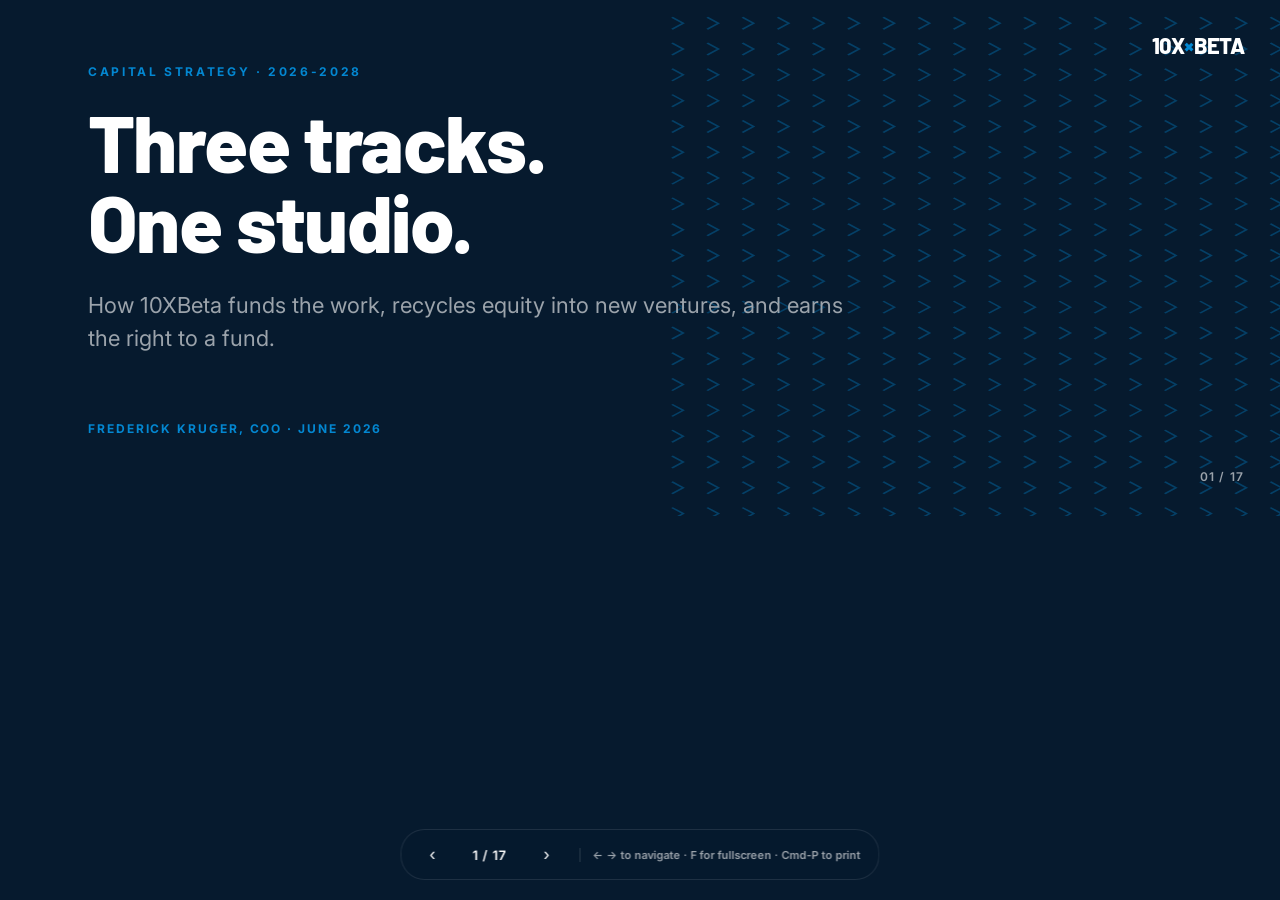
<file: sales/capital-strategy.html>
<!DOCTYPE html>
<html lang="en">
<head>
<meta charset="utf-8">
<meta name="viewport" content="width=device-width, initial-scale=1">
<title>10XBeta Capital Strategy</title>
<link href="https://fonts.googleapis.com/css2?family=Barlow:wght@400;500;600;700;800&family=Inter:wght@400;500;600;700&display=swap" rel="stylesheet">
<style>
:root {
  --navy: #061A2E;
  --navy-2: #0A2440;
  --blue: #0387D1;
  --white: #FFFFFF;
  --text: #1F2D3F;
  --muted: #6B7785;
  --dim: #9BA3AB;
  --dim2: #CDD1D5;
  --border: #E6E8EA;
  --sunken: #F4F8FC;
  --head: 'Barlow', system-ui, sans-serif;
  --body: 'Inter', system-ui, sans-serif;
}
* { margin: 0; padding: 0; box-sizing: border-box; }
body { font-family: var(--body); color: var(--text); background: var(--navy); overflow: hidden; height: 100vh; -webkit-font-smoothing: antialiased; }
.deck { position: relative; width: 100vw; height: 100vh; }
.slide { position: absolute; inset: 0; padding: 64px 88px; display: none; flex-direction: column; background: var(--white); overflow: auto; }
.slide.active { display: flex; }
.slide.dark { background: var(--navy); color: var(--white); }
.slide.cover { background: var(--navy); color: var(--white); justify-content: center; position: relative; overflow: hidden; }
.chevron-bg { position: absolute; top: 0; right: 0; width: 50%; height: 100%; opacity: 0.35; pointer-events: none; }
.eyebrow { font-size: 12px; font-weight: 700; letter-spacing: 0.22em; text-transform: uppercase; color: var(--blue); margin-bottom: 22px; }
.eyebrow.muted { color: var(--muted); }
h1 { font-family: var(--head); font-weight: 800; font-size: 80px; line-height: 1; letter-spacing: -0.02em; color: var(--navy); margin-bottom: 24px; }
.dark h1, .cover h1 { color: var(--white); }
h2 { font-family: var(--head); font-weight: 800; font-size: 44px; line-height: 1.08; letter-spacing: -0.015em; color: var(--navy); margin-bottom: 24px; }
.dark h2 { color: var(--white); }
h3 { font-family: var(--head); font-weight: 700; font-size: 24px; line-height: 1.2; color: var(--navy); margin-bottom: 12px; letter-spacing: -0.01em; }
.dark h3, .cover h3 { color: var(--blue); }
p { font-size: 17px; line-height: 1.6; margin-bottom: 14px; }
p.lede { font-size: 22px; line-height: 1.5; color: var(--muted); margin-bottom: 24px; font-weight: 400; }
.dark p.lede { color: var(--dim); }
.cols-2 { display: grid; grid-template-columns: 1fr 1fr; gap: 48px; margin-top: 24px; }
.cols-3 { display: grid; grid-template-columns: repeat(3, 1fr); gap: 24px; margin-top: 24px; }
.track-card { border-left: 4px solid var(--blue); padding: 22px 26px; background: var(--sunken); border-radius: 0 8px 8px 0; }
.dark .track-card { background: var(--navy-2); }
.track-card .label { font-size: 11px; font-weight: 700; letter-spacing: 0.18em; text-transform: uppercase; color: var(--blue); margin-bottom: 10px; }
.track-card h3 { font-size: 22px; margin-bottom: 10px; }
.dark .track-card h3 { color: var(--white); }
.track-card p { font-size: 14px; line-height: 1.55; margin-bottom: 0; color: var(--text); }
.dark .track-card p { color: var(--dim2); }
.layer-cake { display: flex; flex-direction: column; gap: 12px; margin: 28px 0; }
.layer { background: rgba(10, 36, 64, 0.7); border-left: 4px solid var(--blue); border-radius: 0 8px 8px 0; padding: 22px 28px; color: var(--white); }
.layer .meta { font-size: 11px; color: var(--blue); font-weight: 700; letter-spacing: 0.16em; text-transform: uppercase; margin-bottom: 8px; }
.layer h4 { font-family: var(--head); font-size: 22px; font-weight: 700; margin-bottom: 6px; letter-spacing: -0.01em; }
.layer p { font-size: 14px; color: var(--dim2); margin: 0; line-height: 1.5; }
.nav { position: fixed; bottom: 20px; left: 50%; transform: translateX(-50%); display: flex; align-items: center; gap: 16px; background: rgba(6, 26, 46, 0.92); color: var(--white); padding: 10px 18px; border-radius: 24px; font-family: var(--body); font-size: 13px; font-weight: 600; z-index: 100; border: 1px solid rgba(255,255,255,0.1); backdrop-filter: blur(8px); }
.nav button { background: transparent; border: none; color: var(--white); cursor: pointer; padding: 4px 10px; font-size: 18px; transition: color 0.15s; }
.nav button:hover { color: var(--blue); }
.nav .counter { min-width: 56px; text-align: center; letter-spacing: 0.05em; }
.nav .hint { color: var(--dim); font-size: 11px; padding-left: 12px; border-left: 1px solid rgba(255,255,255,0.15); margin-left: 4px; }
@media print { body { background: white; overflow: visible; height: auto; } .deck { height: auto; } .slide { position: static !important; display: flex !important; page-break-after: always; width: 100%; height: 100vh; } .nav { display: none; } }
.logo { position: absolute; top: 32px; right: 36px; font-family: var(--head); font-weight: 800; font-size: 22px; letter-spacing: -0.04em; color: var(--navy); }
.dark .logo, .cover .logo { color: var(--white); }
.logo .x { color: var(--blue); }
.slide-num { position: absolute; bottom: 32px; right: 36px; font-size: 12px; color: var(--muted); font-family: var(--body); font-weight: 600; letter-spacing: 0.1em; }
.dark .slide-num, .cover .slide-num { color: var(--dim); }
table { width: 100%; border-collapse: collapse; margin-top: 18px; font-size: 14px; }
th { background: var(--sunken); text-align: left; padding: 14px 16px; font-family: var(--body); font-weight: 700; font-size: 11px; letter-spacing: 0.08em; text-transform: uppercase; color: var(--muted); border-bottom: 2px solid var(--blue); }
td { padding: 14px 16px; border-bottom: 1px solid var(--border); vertical-align: top; line-height: 1.5; }
td strong { color: var(--navy); font-weight: 700; }
.dark th { background: var(--navy-2); color: var(--blue); }
.dark td { color: var(--dim2); border-color: rgba(255,255,255,0.08); }
.dark td strong { color: var(--white); }
ul.checklist { list-style: none; margin-top: 12px; }
ul.checklist li { position: relative; padding-left: 24px; margin-bottom: 9px; font-size: 16px; line-height: 1.5; }
ul.checklist li::before { content: '\203A'; position: absolute; left: 0; color: var(--blue); font-weight: 700; font-size: 20px; top: -3px; }
.dark ul.checklist li { color: var(--dim2); }
.dark ul.checklist li strong { color: var(--white); font-weight: 700; }
.numbered { counter-reset: item; list-style: none; }
.numbered li { counter-increment: item; position: relative; padding-left: 56px; margin-bottom: 18px; font-size: 16px; line-height: 1.55; }
.numbered li::before { content: counter(item, decimal-leading-zero); position: absolute; left: 0; top: -2px; font-family: var(--head); font-weight: 800; font-size: 22px; color: var(--blue); letter-spacing: -0.02em; }
.dark .numbered li { color: var(--dim2); }
.dark .numbered li strong { color: var(--white); }
.stats { display: grid; grid-template-columns: repeat(4, 1fr); gap: 28px; margin-top: 32px; }
.stat { border-left: 3px solid var(--blue); padding-left: 16px; }
.stat .num { font-family: var(--head); font-weight: 800; font-size: 42px; line-height: 1; color: var(--navy); margin-bottom: 8px; letter-spacing: -0.02em; }
.dark .stat .num { color: var(--white); }
.stat .lbl { font-size: 12px; color: var(--muted); line-height: 1.45; }
.dark .stat .lbl { color: var(--dim); }
.timeline { display: grid; grid-template-columns: repeat(5, 1fr); gap: 12px; margin-top: 56px; position: relative; }
.timeline::before { content: ''; position: absolute; top: 8px; left: 5%; right: 5%; height: 2px; background: var(--blue); opacity: 0.3; }
.timeline-item { text-align: center; position: relative; z-index: 1; padding: 0 6px; }
.timeline-dot { width: 18px; height: 18px; background: var(--blue); border-radius: 50%; margin: 0 auto 18px; border: 4px solid var(--navy); box-shadow: 0 0 0 2px var(--blue); }
.timeline-label { font-family: var(--head); font-weight: 700; font-size: 14px; color: var(--blue); margin-bottom: 8px; text-transform: uppercase; letter-spacing: 0.06em; }
.timeline-content { font-size: 13px; color: var(--dim2); line-height: 1.5; }
.callout { background: var(--sunken); border-left: 4px solid var(--blue); padding: 20px 24px; margin-top: 28px; border-radius: 0 8px 8px 0; }
.dark .callout { background: var(--navy-2); }
.callout p { margin: 0; font-size: 15px; color: var(--text); font-style: italic; line-height: 1.55; }
.dark .callout p { color: var(--dim2); }
.stage-grid { display: grid; grid-template-columns: repeat(5, 1fr); gap: 10px; margin-top: 28px; }
.stage-card { border-top: 4px solid var(--blue); padding: 18px 14px; background: var(--sunken); border-radius: 0 0 6px 6px; }
.stage-label { font-family: var(--head); font-weight: 800; font-size: 18px; color: var(--navy); margin-bottom: 6px; letter-spacing: -0.01em; }
.stage-amount { font-family: var(--head); font-weight: 700; font-size: 14px; color: var(--blue); margin-bottom: 2px; }
.stage-time { font-size: 10px; color: var(--muted); margin-bottom: 12px; text-transform: uppercase; letter-spacing: 0.06em; font-weight: 600; }
.stage-sources { list-style: none; padding: 0; }
.stage-sources li { font-size: 12px; color: var(--text); padding: 5px 0; border-bottom: 1px solid var(--border); line-height: 1.35; }
.stage-sources li:last-child { border-bottom: none; }
</style>
</head>
<body>

<div class="deck">

  <!-- Slide 1: Cover -->
  <section class="slide cover active">
    <svg class="chevron-bg" viewBox="0 0 400 600" preserveAspectRatio="none"></svg>
    <div class="logo">10X<span class="x">&times;</span>BETA</div>
    <div style="position: relative; z-index: 2;">
      <div class="eyebrow">Capital Strategy &middot; 2026-2028</div>
      <h1>Three tracks.<br>One studio.</h1>
      <p style="font-size: 22px; color: var(--dim); max-width: 760px; margin-top: 28px; line-height: 1.5;">
        How 10XBeta funds the work, recycles equity into new ventures, and earns the right to a fund.
      </p>
      <p style="font-size: 12px; color: var(--blue); margin-top: 64px; letter-spacing: 0.16em; font-weight: 700; text-transform: uppercase;">
        Frederick Kruger, COO &middot; June 2026
      </p>
    </div>
    <div class="slide-num">01 / 17</div>
  </section>

  <!-- Slide 2: Executive Summary -->
  <section class="slide">
    <div class="logo">10X<span class="x">&times;</span>BETA</div>
    <div class="eyebrow muted">Executive Summary</div>
    <h2>Three parallel tracks. Each on its own timeline.</h2>
    <div class="cols-3" style="margin-top: 40px;">
      <div class="track-card">
        <div class="label">Track 1 &middot; Now</div>
        <h3>Portfolio Capital</h3>
        <p>Raise primary capital for portfolio companies across their lifecycle. Sell mature studio positions. Build strategic relationships for exit optionality.</p>
      </div>
      <div class="track-card">
        <div class="label">Track 2 &middot; 12 months</div>
        <h3>10XBeta Priced Round</h3>
        <p>Capitalize the studio itself for the next 24 to 36 months of operations, lab expansion, and follow-on portfolio capital.</p>
      </div>
      <div class="track-card">
        <div class="label">Track 3 &middot; 24-36 months</div>
        <h3>10XBeta Fund I</h3>
        <p>Institutional fund to back portfolio companies at scale. Requires signal first: exit, major partnership, or anchor LP.</p>
      </div>
    </div>
    <p style="margin-top: 44px; font-size: 17px; color: var(--muted); max-width: 920px;">
      Tracks 1 and 2 run in parallel through 2026-2027. Track 3 activates once 1 and 2 produce signal.
    </p>
    <div class="slide-num">02 / 17</div>
  </section>

  <!-- Slide 3: Capital Architecture -->
  <section class="slide dark">
    <div class="logo">10X<span class="x">&times;</span>BETA</div>
    <div class="eyebrow">The Capital Architecture</div>
    <h2>Three layers. Each unlocks the next.</h2>
    <div class="layer-cake" style="margin-top: 36px;">
      <div class="layer">
        <div class="meta">Track 3 &middot; Future</div>
        <h4>10XBeta Fund I</h4>
        <p>Institutional fund. Backs portfolio companies at scale. Activates when Tracks 1 and 2 produce signal.</p>
      </div>
      <div class="layer">
        <div class="meta">Track 2 &middot; Next</div>
        <h4>10XBeta Priced Round</h4>
        <p>Studio-level equity. Funds operations, lab expansion, talent, Platform OS, follow-on portco capital.</p>
      </div>
      <div class="layer">
        <div class="meta">Track 1 &middot; Now</div>
        <h4>Portfolio Capital</h4>
        <p>Primary raises across portco lifecycle. Secondaries on studio positions. Strategics engagement.</p>
      </div>
    </div>
    <p style="font-size: 17px; color: var(--dim); margin-top: 24px; max-width: 920px;">
      Each layer is independent in execution but interconnected in signal. Portfolio wins fund the studio's pitch. The studio raise validates the fund prospect. The fund accelerates portfolio output.
    </p>
    <div class="slide-num">03 / 17</div>
  </section>

  <!-- Slide 4: Track 1 Overview -->
  <section class="slide">
    <div class="logo">10X<span class="x">&times;</span>BETA</div>
    <div class="eyebrow">Track 1 &middot; Portfolio Capital</div>
    <h2>Three sub-tracks running in parallel.</h2>
    <div class="cols-3" style="margin-top: 40px;">
      <div class="track-card">
        <div class="label">1a</div>
        <h3>Primary Raises</h3>
        <p>Capital for portcos across the full lifecycle. Different channels at different stages: grants and angels at pre-seed/seed, placement agents at Series A+.</p>
      </div>
      <div class="track-card">
        <div class="label">1b</div>
        <h3>Secondaries</h3>
        <p>Sell the studio's mature equity positions through dedicated secondary buyers. Revelation Partners is priority target.</p>
      </div>
      <div class="track-card">
        <div class="label">1c</div>
        <h3>Strategics</h3>
        <p>Build relationships with the big-eight medtech strategics. Innovation arms first. Option creation, not selling.</p>
      </div>
    </div>
    <p style="margin-top: 44px; font-size: 17px; color: var(--muted); max-width: 920px;">
      All three serve portfolio companies. Each has different firm types, different messaging, different cadence.
    </p>
    <div class="slide-num">04 / 17</div>
  </section>

  <!-- Slide 5: Stage Map (NEW) -->
  <section class="slide">
    <div class="logo">10X<span class="x">&times;</span>BETA</div>
    <div class="eyebrow">Track 1a &middot; Stage Map</div>
    <h2>Different stages, different capital.</h2>
    <p style="font-size: 17px; color: var(--muted); max-width: 920px;">
      Capital sources change dramatically across the portco lifecycle. No single channel covers all stages.
    </p>
    <div class="stage-grid">
      <div class="stage-card">
        <div class="stage-label">Pre-Seed</div>
        <div class="stage-amount">$250K-$1.5M</div>
        <div class="stage-time">6-18 months</div>
        <ul class="stage-sources">
          <li>Studio equity</li>
          <li>Sector angels</li>
          <li>SBIR Phase I</li>
          <li>Accelerators</li>
          <li>J&amp;J Innovation</li>
        </ul>
      </div>
      <div class="stage-card">
        <div class="stage-label">Seed</div>
        <div class="stage-amount">$1.5M-$5M</div>
        <div class="stage-time">12-24 months</div>
        <ul class="stage-sources">
          <li>Seed medtech VCs</li>
          <li>SBIR Phase II</li>
          <li>ARPA-H, BARDA</li>
          <li>Early-stage CVCs</li>
          <li>Foundation grants</li>
        </ul>
      </div>
      <div class="stage-card">
        <div class="stage-label">Series A</div>
        <div class="stage-amount">$5M-$20M</div>
        <div class="stage-time">12-24 months</div>
        <ul class="stage-sources">
          <li>Medtech-focused VCs</li>
          <li>Larger CVCs</li>
          <li>ARPA-H Phase II</li>
          <li>Placement agents emerge</li>
          <li>Generalist VCs</li>
        </ul>
      </div>
      <div class="stage-card">
        <div class="stage-label">Series B</div>
        <div class="stage-amount">$15M-$50M</div>
        <div class="stage-time">12-18 months</div>
        <ul class="stage-sources">
          <li>Growth-stage VCs</li>
          <li>All big-eight CVCs</li>
          <li>Placement agents central</li>
          <li>Crossover investors</li>
          <li>Lane 2 secondaries</li>
        </ul>
      </div>
      <div class="stage-card">
        <div class="stage-label">Series C+</div>
        <div class="stage-amount">$30M-$100M+</div>
        <div class="stage-time">12-24 months</div>
        <ul class="stage-sources">
          <li>Late-stage equity</li>
          <li>Growth equity firms</li>
          <li>Crossover funds</li>
          <li>Full-service IBs</li>
          <li>Strategic acquirers</li>
        </ul>
      </div>
    </div>
    <div class="callout">
      <p>Placement agents and investment bankers don't engage below ~$10M deal size. Pre-seed and seed capital comes from grants, angels, and stage-appropriate VCs. Treating channels as interchangeable wastes relationship capital.</p>
    </div>
    <div class="slide-num">05 / 17</div>
  </section>

  <!-- Slide 6: Pre-Seed and Seed Playbook (NEW) -->
  <section class="slide">
    <div class="logo">10X<span class="x">&times;</span>BETA</div>
    <div class="eyebrow">Track 1a &middot; Pre-Seed and Seed</div>
    <h2>Grants, angels, and early-stage VCs.</h2>
    <div class="cols-2" style="margin-top: 24px;">
      <div>
        <h3>Capital sources</h3>
        <ul class="checklist">
          <li><strong>Non-dilutive grants</strong> &middot; SBIR Phase I/II, ARPA-H, BARDA, DoD (CDMRP, SOCOM, AFWERX), NIH</li>
          <li><strong>Foundation grants</strong> &middot; Gates, Wellcome, RWJF, Helmsley for specific indications</li>
          <li><strong>Pre-seed / seed medtech VCs</strong> &middot; BioInnovation Capital, LifeForce, KCK Group, DCVC Bio, F-Prime, Lux Capital</li>
          <li><strong>Hardware-friendly seed funds</strong> &middot; Bolt VC, Hardware Club, 8VC, Day One</li>
          <li><strong>Strategic CVCs that go early</strong> &middot; J&amp;J Innovation / JJDC (only big-eight that writes seed checks), Olympus Innovation</li>
          <li><strong>Angel networks</strong> &middot; sector-specific angels (ex-Medtronic / J&amp;J / Stryker execs)</li>
          <li><strong>Accelerators</strong> &middot; MedTech Innovator, IndieBio, MATTER</li>
        </ul>
      </div>
      <div>
        <h3>Approach</h3>
        <ul class="checklist">
          <li><strong>Grants first.</strong> Apply in parallel with equity. SBIR Phase I ($150-$300K) plus ARPA-H exploratory extends runway 12-18 months non-dilutively.</li>
          <li><strong>Studio network leverage.</strong> Build a named angel list of 15-25 sector-aligned investors. Quarterly update cadence.</li>
          <li><strong>Targeted VC intros.</strong> Pre-seed / seed medtech VCs read each other. One warm intro opens 3-5 doors.</li>
          <li><strong>Studio as anchor.</strong> 10XBeta's check signals confidence to external pre-seed investors.</li>
          <li><strong>NOT placement agents.</strong> Don't burn relationships on firms that can't help at this stage.</li>
        </ul>
        <div class="callout" style="margin-top: 24px;">
          <p>Recommended studio capability: a fractional grants writer. Even one SBIR Phase I award ($150-$300K) pays for years of this role.</p>
        </div>
      </div>
    </div>
    <div class="slide-num">06 / 17</div>
  </section>

  <!-- Slide 7: Series A and Beyond Playbook (refined original Slide 5) -->
  <section class="slide">
    <div class="logo">10X<span class="x">&times;</span>BETA</div>
    <div class="eyebrow">Track 1a &middot; Series A and Beyond</div>
    <h2>Boutique placement agents as the channel.</h2>
    <p style="font-size: 17px; color: var(--muted); max-width: 920px;">
      From Series A ($5M-$20M) onward, placement agent and investment banker relationships become high-leverage. Below that threshold, their economics don't work.
    </p>
    <div class="cols-2" style="margin-top: 24px;">
      <div>
        <h3>Priority firms</h3>
        <ul class="checklist">
          <li><strong>Outcome Capital</strong> &middot; explicit medtech device coverage, primary target</li>
          <li><strong>Leerink Partners</strong> &middot; major medtech specialist, Series B+</li>
          <li><strong>HC Wainwright</strong> &middot; healthcare capital markets</li>
          <li><strong>Piper Sandler, Jefferies, William Blair</strong> &middot; larger banks for $25M+ rounds</li>
          <li><strong>Edgemont</strong> &middot; reclassified, exit advisor only (M&amp;A-focused)</li>
        </ul>
        <h3 style="margin-top: 28px;">Medtech VCs at Series A+</h3>
        <ul class="checklist">
          <li>HealthQuest, Polaris Healthcare, F-Prime, Versant, Sofinnova, Catalyst Health</li>
        </ul>
      </div>
      <div>
        <h3>Approach</h3>
        <ul class="checklist">
          <li>Build relationships <strong>now</strong>, before portcos hit Series A scale</li>
          <li>Targeted LinkedIn at VP / Director, Medical Devices</li>
          <li>Warm intros (board members, mutual investors)</li>
          <li>Contact-form fallback with corrected positioning</li>
          <li>2 to 3 contacts per firm, staggered sends</li>
        </ul>
        <h3 style="margin-top: 28px;">Goal in 12 months</h3>
        <p style="margin-top: 10px; color: var(--text);">
          2 to 3 active placement-agent relationships. At least one with an active portfolio company mandate when a Series A becomes live.
        </p>
      </div>
    </div>
    <div class="slide-num">07 / 17</div>
  </section>

  <!-- Slide 8: Secondaries (was 6) -->
  <section class="slide">
    <div class="logo">10X<span class="x">&times;</span>BETA</div>
    <div class="eyebrow">Track 1b &middot; Secondaries</div>
    <h2>Two lanes. Use both depending on the position.</h2>
    <div class="cols-2" style="margin-top: 28px;">
      <div class="track-card">
        <div class="label">Lane 1 &middot; Incubated Companies</div>
        <h3>Standalone Secondaries</h3>
        <p><strong>10XBeta majority equity.</strong> Large positions, deep unrealized gains, can absorb 10-20% discount in exchange for liquidity certainty and timing flexibility.</p>
        <p style="margin-top: 12px;"><strong>Buyers:</strong> Revelation Partners (priority via Edgemont intro), Industry Ventures, NewView Capital.</p>
      </div>
      <div class="track-card">
        <div class="label">Lane 2 &middot; Minority Positions</div>
        <h3>Integrated Tender</h3>
        <p><strong>Smaller stakes, later positions.</strong> Pricing tied to round valuation, no discount. Capped percentage of round (10-20%). Best at Series B+ with traction.</p>
        <p style="margin-top: 12px;"><strong>Mechanism:</strong> Negotiate into primary round terms with lead investor approval.</p>
      </div>
    </div>
    <div class="callout">
      <p>The discount cost on Lane 1 is the price of timing certainty and recycling capital into new ventures. Lane 2 protects primary-investor relationships at younger stages.</p>
    </div>
    <div class="slide-num">08 / 17</div>
  </section>

  <!-- Slide 9: Strategics (was 7) -->
  <section class="slide dark">
    <div class="logo">10X<span class="x">&times;</span>BETA</div>
    <div class="eyebrow">Track 1c &middot; Strategics</div>
    <h2>Big-eight medtech. Innovation arms first.</h2>
    <div class="cols-2" style="margin-top: 28px;">
      <div>
        <h3>Target strategics</h3>
        <ul class="checklist">
          <li>Medtronic (Ventures + Hugo Innovation)</li>
          <li>Johnson &amp; Johnson (JJDC + JLABS)</li>
          <li>Boston Scientific (Investments + Connected)</li>
          <li>Stryker (Investments + Connected)</li>
          <li>Abbott (Strategic Investments)</li>
          <li>BD / Becton Dickinson</li>
          <li>Edwards Lifesciences</li>
          <li>Baxter International</li>
        </ul>
      </div>
      <div>
        <h3>Engagement order</h3>
        <ol class="numbered">
          <li><strong>Innovation arms</strong><br/><span style="font-size: 14px;">JLABS, Stryker Connected, Medtronic Hugo. Lower bar. No "are you selling" signal.</span></li>
          <li><strong>Direct outreach</strong><br/><span style="font-size: 14px;">Frederick to corporate dev and strategic ventures at the right strategics.</span></li>
          <li><strong>Through a banker</strong><br/><span style="font-size: 14px;">Non-deal roadshow via Outcome Capital once that relationship exists.</span></li>
        </ol>
      </div>
    </div>
    <div class="callout">
      <p>The pitch is not the individual POC. The pitch is the studio capability and the Platform OS workflow. Most common outcome: partnerships, licensing, OEM, strategic-funded de-risking. Acquisitions are the exception.</p>
    </div>
    <div class="slide-num">09 / 17</div>
  </section>

  <!-- Slide 10: Track 2 Overview (was 8) -->
  <section class="slide">
    <div class="logo">10X<span class="x">&times;</span>BETA</div>
    <div class="eyebrow">Track 2 &middot; 10XBeta Priced Round</div>
    <h2>Capitalize the studio itself.</h2>
    <div class="cols-2" style="margin-top: 28px;">
      <div>
        <h3>What it funds</h3>
        <ul class="checklist">
          <li>24 to 36 months of studio operations</li>
          <li>Brooklyn Navy Yard lab expansion</li>
          <li>Hires across hardware, software, regulatory, AI</li>
          <li>Platform OS continued development</li>
          <li>Follow-on capital for portcos at studio's pro-rata</li>
        </ul>
      </div>
      <div>
        <h3>The pitch differentiator</h3>
        <p style="margin-top: 10px;">
          Not "we build medtech." Most studios say that.
        </p>
        <p style="margin-top: 8px;">
          <strong>10XBeta has a productized R&amp;D engine.</strong> Opportunity Engine identifies gaps. Lab tools build POCs in weeks. IP module files claims. The system runs 3 to 5 times per year.
        </p>
        <p style="margin-top: 8px;">
          16 years. 150+ products. The studio is the asset.
        </p>
      </div>
    </div>
    <div class="stats" style="margin-top: 36px;">
      <div class="stat">
        <div class="num">16 yrs</div>
        <div class="lbl">Operating history</div>
      </div>
      <div class="stat">
        <div class="num">150+</div>
        <div class="lbl">Products developed</div>
      </div>
      <div class="stat">
        <div class="num">$40M+</div>
        <div class="lbl">Raised by portfolio companies</div>
      </div>
      <div class="stat">
        <div class="num">30 days</div>
        <div class="lbl">Concept to FDA EUA (Spiro Wave)</div>
      </div>
    </div>
    <div class="slide-num">10 / 17</div>
  </section>

  <!-- Slide 11: Track 2 Target Investors (was 9) -->
  <section class="slide">
    <div class="logo">10X<span class="x">&times;</span>BETA</div>
    <div class="eyebrow">Track 2 &middot; Target Investors</div>
    <h2>Who backs venture studios.</h2>
    <div class="cols-3" style="margin-top: 28px;">
      <div>
        <h3 style="font-size: 20px;">Studio-focused capital</h3>
        <ul class="checklist" style="margin-top: 12px;">
          <li>Atomic</li>
          <li>Bolt VC</li>
          <li>Day One Ventures</li>
          <li>Hangar Ventures</li>
          <li>Founders X Studio</li>
        </ul>
        <p style="font-size: 13px; color: var(--muted); margin-top: 14px; line-height: 1.5;">
          Funds that specifically invest in studios. Smaller pool but ideal lead-investor fit.
        </p>
      </div>
      <div>
        <h3 style="font-size: 20px;">Strategic CVCs</h3>
        <ul class="checklist" style="margin-top: 12px;">
          <li>J&amp;J Innovation (JJDC)</li>
          <li>Medtronic Ventures</li>
          <li>BD Strategic Investments</li>
          <li>Boston Scientific Strategic Investments</li>
          <li>Stryker Strategic Investments</li>
        </ul>
        <p style="font-size: 13px; color: var(--muted); margin-top: 14px; line-height: 1.5;">
          Will take non-controlling stakes in studios for first-look access to pipeline.
        </p>
      </div>
      <div>
        <h3 style="font-size: 20px;">Family offices &amp; angels</h3>
        <ul class="checklist" style="margin-top: 12px;">
          <li>Medtech founders</li>
          <li>Ex-strategic execs</li>
          <li>Healthcare-focused family offices</li>
          <li>Mission-aligned LPs</li>
          <li>Defense / resilience aligned capital</li>
        </ul>
        <p style="font-size: 13px; color: var(--muted); margin-top: 14px; line-height: 1.5;">
          Higher conviction, smaller checks, faster decisions. Fills out the round.
        </p>
      </div>
    </div>
    <div class="callout">
      <p>Lead investor most likely comes from studio-focused capital. Strategic CVCs and angels fill out the round. Anchor commitments from a CVC double as Track 3 signal.</p>
    </div>
    <div class="slide-num">11 / 17</div>
  </section>

  <!-- Slide 12: Track 3 Future Fund (was 10) -->
  <section class="slide dark">
    <div class="logo">10X<span class="x">&times;</span>BETA</div>
    <div class="eyebrow">Track 3 &middot; 10XBeta Fund I</div>
    <h2>The fund earns the right to exist.</h2>
    <div class="cols-2" style="margin-top: 28px;">
      <div>
        <h3>Why a fund eventually</h3>
        <p style="color: var(--dim2);">
          At scale, the studio needs more capital than its balance sheet can deploy across portcos. A fund unlocks institutional LP capital that follows portcos through Series B, C, and beyond.
        </p>
        <h3 style="margin-top: 28px;">Why not now</h3>
        <p style="color: var(--dim2);">
          Institutional LPs require signal: DPI, named exits, or a recognized anchor commitment. Raising too early forces a punishing cost of capital and stalls operating momentum.
        </p>
      </div>
      <div>
        <h3>Target LP types when activated</h3>
        <ul class="checklist">
          <li>University endowments</li>
          <li>Healthcare-focused fund-of-funds</li>
          <li>Foundations (mission alignment)</li>
          <li>Sovereign wealth in select cases</li>
          <li>Strategic LP commitments from CVCs</li>
          <li>Large family offices (anchor checks)</li>
        </ul>
      </div>
    </div>
    <div class="slide-num">12 / 17</div>
  </section>

  <!-- Slide 13: Track 3 Signal (was 11) -->
  <section class="slide">
    <div class="logo">10X<span class="x">&times;</span>BETA</div>
    <div class="eyebrow">Track 3 &middot; Signal Requirements</div>
    <h2>What "signal" looks like.</h2>
    <p class="lede" style="max-width: 920px;">
      Any one of these unlocks fund conversations. Two or three together makes it easy.
    </p>
    <table style="margin-top: 18px;">
      <thead>
        <tr>
          <th style="width: 24%;">Signal Type</th>
          <th style="width: 36%;">What Counts</th>
          <th style="width: 40%;">Most Likely Source</th>
        </tr>
      </thead>
      <tbody>
        <tr>
          <td><strong>Realized exit</strong></td>
          <td>Acquisition or major licensing deal with cash to studio</td>
          <td>Cryo Medica, Validose, or Spiro Wave transaction</td>
        </tr>
        <tr>
          <td><strong>Strategic partnership</strong></td>
          <td>$10M+ commercial deal with a big-eight medtech</td>
          <td>Outcome of Track 1c strategics engagement</td>
        </tr>
        <tr>
          <td><strong>Anchor LP commitment</strong></td>
          <td>Named institutional or strategic LP committing 20-30% of Fund I</td>
          <td>Strategic CVC from Track 2 priced round</td>
        </tr>
        <tr>
          <td><strong>Quantitative track record</strong></td>
          <td>DPI greater than 1.0 from portfolio realizations</td>
          <td>3+ secondary or M&amp;A exits combined</td>
        </tr>
        <tr>
          <td><strong>Institutional validation</strong></td>
          <td>Major federal contract, designation, or platform partnership</td>
          <td>ARPA-H, DoD scaling on RedZone or PARADIGM</td>
        </tr>
      </tbody>
    </table>
    <div class="slide-num">13 / 17</div>
  </section>

  <!-- Slide 14: Timeline (was 12) -->
  <section class="slide dark">
    <div class="logo">10X<span class="x">&times;</span>BETA</div>
    <div class="eyebrow">Sequencing</div>
    <h2>18-month execution timeline.</h2>
    <div class="timeline">
      <div class="timeline-item">
        <div class="timeline-dot"></div>
        <div class="timeline-label">Q3 2026</div>
        <div class="timeline-content">Track 1 active across stages. Grants pipeline for early portcos. Placement agents for later. Revelation intro. Innovation-arm applications.</div>
      </div>
      <div class="timeline-item">
        <div class="timeline-dot"></div>
        <div class="timeline-label">Q4 2026</div>
        <div class="timeline-content">Advisory board build with ex-strategic execs. Angel network systematization. Track 2 materials drafted. JPM 2027 meetings booked.</div>
      </div>
      <div class="timeline-item">
        <div class="timeline-dot"></div>
        <div class="timeline-label">Q1 2027</div>
        <div class="timeline-content">JPM Healthcare Conference. 15-20 strategic meetings. Track 2 soft circulation begins.</div>
      </div>
      <div class="timeline-item">
        <div class="timeline-dot"></div>
        <div class="timeline-label">Q2-Q3 2027</div>
        <div class="timeline-content">10XBeta priced round formal launch and close. Track 3 LP scouting begins.</div>
      </div>
      <div class="timeline-item">
        <div class="timeline-dot"></div>
        <div class="timeline-label">2028</div>
        <div class="timeline-content">Signal accumulated. Fund I formal launch with anchor LP.</div>
      </div>
    </div>
    <p style="margin-top: 80px; font-size: 16px; color: var(--dim); font-style: italic; max-width: 920px;">
      Aggressive but achievable if Track 1 produces at least one realized exit or major strategic partnership during 2026-2027.
    </p>
    <div class="slide-num">14 / 17</div>
  </section>

  <!-- Slide 15: Risks (was 13) -->
  <section class="slide">
    <div class="logo">10X<span class="x">&times;</span>BETA</div>
    <div class="eyebrow">Risks &amp; Tradeoffs</div>
    <h2>The things that could break this.</h2>
    <div class="cols-2" style="margin-top: 28px;">
      <div>
        <h3>Strategic risks</h3>
        <ul class="checklist">
          <li><strong>Premature shopping signal.</strong> Talking to strategics too early can hurt primary fundraising for portcos.</li>
          <li><strong>Studio raise dilution.</strong> Priced round dilutes founders' studio equity. Term-sheet quality matters more than headline valuation.</li>
          <li><strong>Fund timing miss.</strong> Raising Fund I before signal forces high cost of capital and stalled operating momentum.</li>
        </ul>
      </div>
      <div>
        <h3>Execution risks</h3>
        <ul class="checklist">
          <li><strong>Stage-channel mismatch.</strong> Wrong channel for portco stage wastes relationship capital. Stage-by-stage discipline matters.</li>
          <li><strong>Capacity dilution.</strong> Three workstreams across multiple portco stages require disciplined sequencing or none get done well.</li>
          <li><strong>Domain credibility gap.</strong> Studio needs ex-Medtronic, ex-J&amp;J, ex-Stryker advisors to translate the pitch to corporate dev.</li>
        </ul>
      </div>
    </div>
    <div class="callout">
      <p>Mitigation: stage-by-stage playbook discipline, advisory board build in Q4 2026, signal-first discipline on Fund I, confidence framing in every conversation.</p>
    </div>
    <div class="slide-num">15 / 17</div>
  </section>

  <!-- Slide 16: Next Actions (was 14) -->
  <section class="slide dark">
    <div class="logo">10X<span class="x">&times;</span>BETA</div>
    <div class="eyebrow">Next Actions</div>
    <h2>First 90 days.</h2>
    <ol class="numbered" style="max-width: 1000px; margin-top: 24px;">
      <li>
        <strong>Per-portco capital plan.</strong>
        Take each of the 7 portcos through the playbook. Produce a 1-page capital plan with stage, target sources, and 12-month milestones.
      </li>
      <li>
        <strong>Edgemont to Revelation warm intro.</strong>
        Single highest-leverage Track 1b action. Boutique IB referral to a dedicated secondary buyer carries weight.
      </li>
      <li>
        <strong>Grants strategy resource.</strong>
        Identify and onboard a fractional grants writer. SBIR + ARPA-H pipeline becomes a repeatable studio capability.
      </li>
      <li>
        <strong>Advisory board build.</strong>
        Recruit 2 to 3 ex-strategic execs from Medtronic, J&amp;J, Stryker, or Boston Scientific. Domain credibility gap closes here.
      </li>
      <li>
        <strong>Angel network systematization.</strong>
        Build named list of 15-25 sector-aligned angels. Quarterly cadence. "First look" privilege.
      </li>
      <li>
        <strong>JPM 2027 prep + Track 2 materials.</strong>
        Start identifying target meetings. Book in October 2026. Draft studio pitch deck in parallel.
      </li>
    </ol>
    <div class="slide-num">16 / 17</div>
  </section>

  <!-- Slide 17: Closing (was 15) -->
  <section class="slide cover">
    <svg class="chevron-bg" viewBox="0 0 400 600" preserveAspectRatio="none"></svg>
    <div class="logo">10X<span class="x">&times;</span>BETA</div>
    <div style="position: relative; z-index: 2; max-width: 960px;">
      <div class="eyebrow">The Thesis</div>
      <h1 style="font-size: 64px;">Each track funds the next.</h1>
      <p style="font-size: 22px; color: var(--dim); margin-top: 28px; line-height: 1.55;">
        Portfolio wins fund the studio's pitch. The studio raise validates the fund prospect. The fund accelerates portfolio output. We earn the right to each layer through the one below it.
      </p>
      <p style="font-size: 12px; color: var(--blue); margin-top: 64px; letter-spacing: 0.18em; font-weight: 700; text-transform: uppercase;">
        Sixteen years &middot; 150+ products &middot; Three tracks &middot; One studio
      </p>
    </div>
    <div class="slide-num">17 / 17</div>
  </section>

</div>

<div class="nav">
  <button id="prev" aria-label="Previous slide">&lsaquo;</button>
  <span class="counter"><span id="current">1</span> / <span id="total">17</span></span>
  <button id="next" aria-label="Next slide">&rsaquo;</button>
  <span class="hint">&larr; &rarr; to navigate &middot; F for fullscreen &middot; Cmd-P to print</span>
</div>

<script>
function drawChev(svg) {
  let html = '';
  for (let y = 20; y < 600; y += 30) {
    for (let x = 20; x < 400; x += 22) {
      html += '<path d="M' + x + ' ' + y + ' l7 7 l-7 7" stroke="#0387D1" stroke-width="1.5" fill="none"/>';
    }
  }
  svg.innerHTML = html;
}
document.querySelectorAll('.chevron-bg').forEach(drawChev);

const slides = document.querySelectorAll('.slide');
let current = 0;
document.getElementById('total').textContent = slides.length;

function goTo(i) {
  if (i < 0 || i >= slides.length) return;
  slides[current].classList.remove('active');
  current = i;
  slides[current].classList.add('active');
  document.getElementById('current').textContent = current + 1;
  slides[current].scrollTop = 0;
}

document.getElementById('prev').addEventListener('click', function() { goTo(current - 1); });
document.getElementById('next').addEventListener('click', function() { goTo(current + 1); });
document.addEventListener('keydown', function(e) {
  if (e.key === 'ArrowRight' || e.key === ' ' || e.key === 'PageDown') { e.preventDefault(); goTo(current + 1); }
  if (e.key === 'ArrowLeft' || e.key === 'PageUp') { e.preventDefault(); goTo(current - 1); }
  if (e.key === 'Home') { e.preventDefault(); goTo(0); }
  if (e.key === 'End') { e.preventDefault(); goTo(slides.length - 1); }
  if (e.key === 'f' || e.key === 'F') {
    if (document.fullscreenElement) document.exitFullscreen();
    else document.documentElement.requestFullscreen();
  }
});
</script>

</body>
</html>
</file>
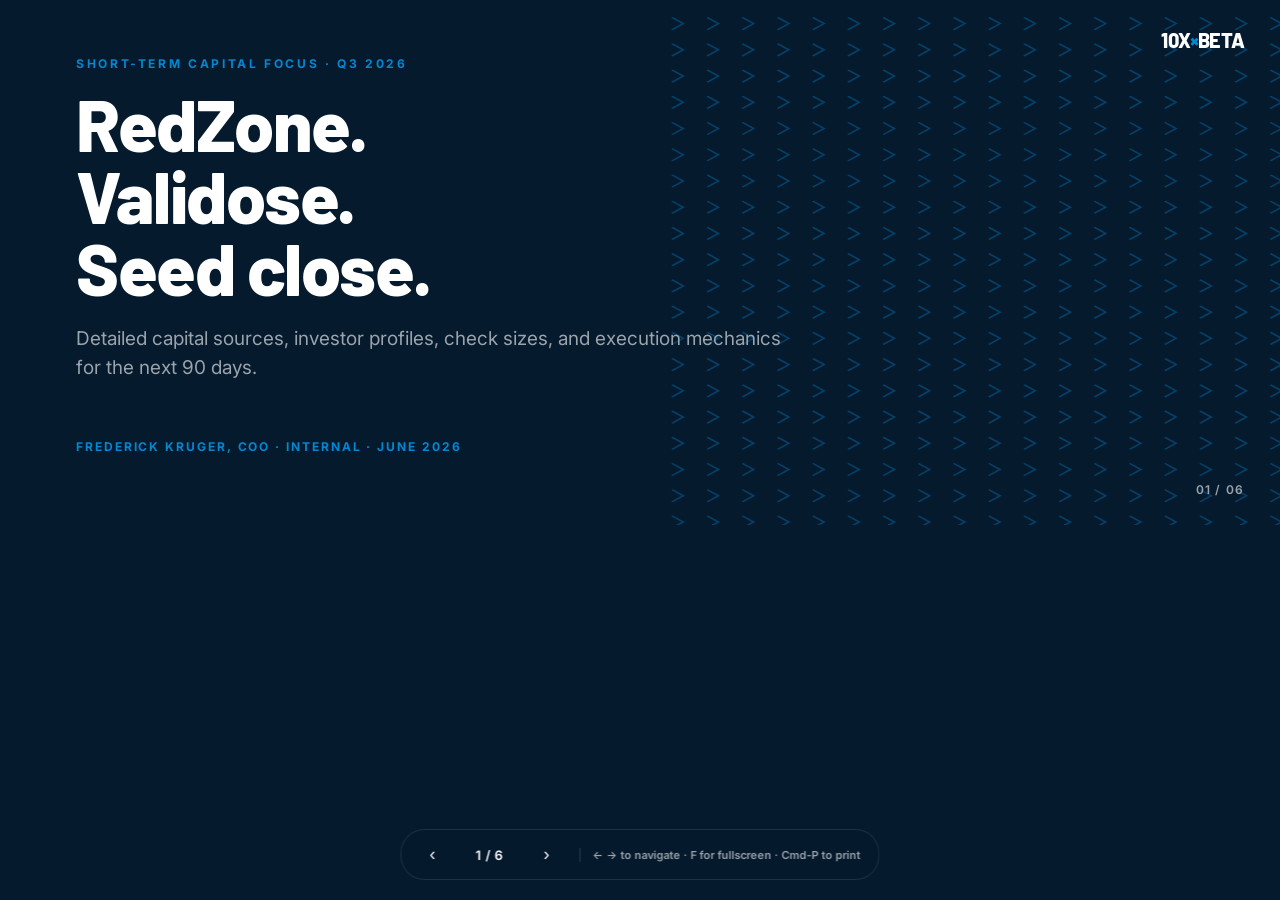
<file: sales/short-term-capital-focus.html>
<!DOCTYPE html>
<html lang="en">
<head>
<meta charset="utf-8">
<meta name="viewport" content="width=device-width, initial-scale=1">
<title>10XBeta · Short-Term Capital Focus</title>
<link href="https://fonts.googleapis.com/css2?family=Barlow:wght@400;500;600;700;800&family=Inter:wght@400;500;600;700&display=swap" rel="stylesheet">
<style>
:root {
  --navy: #061A2E;
  --navy-2: #0A2440;
  --blue: #0387D1;
  --white: #FFFFFF;
  --text: #1F2D3F;
  --muted: #6B7785;
  --dim: #9BA3AB;
  --dim2: #CDD1D5;
  --border: #E6E8EA;
  --sunken: #F4F8FC;
  --head: 'Barlow', system-ui, sans-serif;
  --body: 'Inter', system-ui, sans-serif;
}
* { margin: 0; padding: 0; box-sizing: border-box; }
body { font-family: var(--body); color: var(--text); background: var(--navy); overflow: hidden; height: 100vh; -webkit-font-smoothing: antialiased; }
.deck { position: relative; width: 100vw; height: 100vh; }
.slide { position: absolute; inset: 0; padding: 56px 76px; display: none; flex-direction: column; background: var(--white); overflow: auto; }
.slide.active { display: flex; }
.slide.dark { background: var(--navy); color: var(--white); }
.slide.cover { background: var(--navy); color: var(--white); justify-content: center; position: relative; overflow: hidden; }
.chevron-bg { position: absolute; top: 0; right: 0; width: 50%; height: 100%; opacity: 0.35; pointer-events: none; }
.eyebrow { font-size: 12px; font-weight: 700; letter-spacing: 0.22em; text-transform: uppercase; color: var(--blue); margin-bottom: 16px; }
.eyebrow.muted { color: var(--muted); }
h1 { font-family: var(--head); font-weight: 800; font-size: 72px; line-height: 1; letter-spacing: -0.02em; color: var(--navy); margin-bottom: 20px; }
.dark h1, .cover h1 { color: var(--white); }
h2 { font-family: var(--head); font-weight: 800; font-size: 36px; line-height: 1.08; letter-spacing: -0.015em; color: var(--navy); margin-bottom: 12px; }
.dark h2 { color: var(--white); }
h3 { font-family: var(--head); font-weight: 700; font-size: 20px; line-height: 1.2; color: var(--navy); margin-bottom: 10px; letter-spacing: -0.01em; }
.dark h3 { color: var(--blue); }
p { font-size: 16px; line-height: 1.55; margin-bottom: 12px; }
p.lede { font-size: 19px; line-height: 1.5; color: var(--muted); margin-bottom: 18px; font-weight: 400; }
.dark p.lede { color: var(--dim); }
.cols-3-track { display: grid; grid-template-columns: repeat(3, 1fr); gap: 18px; margin-top: 22px; }
.track-card { border-left: 4px solid var(--blue); padding: 18px 22px; background: var(--sunken); border-radius: 0 6px 6px 0; }
.track-card .label { font-size: 11px; font-weight: 700; letter-spacing: 0.18em; text-transform: uppercase; color: var(--blue); margin-bottom: 8px; }
.track-card h3 { font-size: 19px; margin-bottom: 8px; }
.track-card p { font-size: 14px; line-height: 1.5; margin-bottom: 0; color: var(--text); }
.track-card.future { opacity: 0.55; border-left-color: var(--dim2); }
.portco-layout { display: grid; grid-template-columns: 1.55fr 1fr; gap: 32px; margin-top: 14px; flex: 1; min-height: 0; }
.tier-label { font-size: 11px; text-transform: uppercase; letter-spacing: 0.14em; color: var(--blue); font-weight: 700; margin-bottom: 8px; margin-top: 16px; }
.tier-label:first-child { margin-top: 0; }
.firm-table { width: 100%; border-collapse: collapse; }
.firm-table tr { border-top: 1px solid var(--border); }
.firm-table tr:first-child { border-top: 2px solid var(--blue); }
.firm-table td { padding: 7px 0; vertical-align: top; font-size: 13px; line-height: 1.4; }
.firm-table td:first-child { font-family: var(--head); font-weight: 700; color: var(--navy); width: 36%; padding-right: 12px; letter-spacing: -0.005em; }
.firm-table td:nth-child(2) { color: var(--blue); font-weight: 700; width: 22%; font-family: var(--head); white-space: nowrap; padding-right: 12px; }
.firm-table td:last-child { color: var(--text); }
.detail-block { background: var(--sunken); padding: 16px 20px; border-left: 4px solid var(--blue); border-radius: 0 6px 6px 0; margin-bottom: 14px; }
.detail-block .detail-label { font-size: 11px; text-transform: uppercase; letter-spacing: 0.14em; color: var(--blue); font-weight: 700; margin-bottom: 8px; }
.detail-block ul { list-style: none; padding: 0; }
.detail-block ul li { font-size: 13px; line-height: 1.5; padding: 3px 0; color: var(--text); }
.detail-block ul li strong { color: var(--navy); font-weight: 700; }
.detail-block p { font-size: 13px; margin: 0; color: var(--text); line-height: 1.5; }
.detail-block.muted-block p { color: var(--muted); font-style: italic; }
.investor-grid { display: grid; grid-template-columns: 1fr 1fr; gap: 14px; margin-top: 12px; flex: 1; min-height: 0; }
.investor-card { background: var(--sunken); padding: 14px 18px; border-left: 4px solid var(--blue); border-radius: 0 6px 6px 0; display: flex; flex-direction: column; }
.investor-header { display: flex; justify-content: space-between; align-items: flex-start; gap: 12px; padding-bottom: 10px; border-bottom: 1px solid var(--border); margin-bottom: 10px; }
.investor-header h3 { font-size: 17px; margin-bottom: 2px; letter-spacing: -0.01em; }
.investor-type { font-size: 10px; color: var(--muted); font-weight: 600; letter-spacing: 0.08em; text-transform: uppercase; }
.fit-badge { font-size: 10px; font-weight: 700; letter-spacing: 0.14em; padding: 4px 9px; border-radius: 3px; white-space: nowrap; flex-shrink: 0; font-family: var(--head); }
.fit-high { background: var(--blue); color: var(--white); }
.fit-medium { background: transparent; color: var(--blue); border: 1px solid var(--blue); padding: 3px 8px; }
.investor-stats { display: grid; grid-template-columns: repeat(3, 1fr); gap: 10px; margin-bottom: 12px; }
.stat-block { border-top: 2px solid var(--blue); padding-top: 6px; }
.stat-label { display: block; color: var(--muted); text-transform: uppercase; letter-spacing: 0.08em; font-weight: 700; font-size: 9px; margin-bottom: 2px; }
.stat-val { font-family: var(--head); font-weight: 700; color: var(--navy); font-size: 13px; letter-spacing: -0.01em; }
.investor-section { margin-bottom: 10px; }
.investor-section:last-child { margin-bottom: 0; }
.section-label { font-size: 10px; color: var(--blue); text-transform: uppercase; letter-spacing: 0.12em; font-weight: 700; margin-bottom: 5px; }
.investor-section ul { list-style: none; padding: 0; }
.investor-section ul li { font-size: 12px; line-height: 1.4; padding: 2px 0 2px 12px; color: var(--text); position: relative; }
.investor-section ul li::before { content: '\203A'; position: absolute; left: 0; color: var(--blue); font-weight: 700; font-size: 14px; line-height: 1; top: 4px; }
.investor-section p { font-size: 12px; line-height: 1.45; margin: 0; color: var(--text); }
.nav { position: fixed; bottom: 20px; left: 50%; transform: translateX(-50%); display: flex; align-items: center; gap: 16px; background: rgba(6, 26, 46, 0.92); color: var(--white); padding: 10px 18px; border-radius: 24px; font-family: var(--body); font-size: 13px; font-weight: 600; z-index: 100; border: 1px solid rgba(255,255,255,0.1); backdrop-filter: blur(8px); }
.nav button { background: transparent; border: none; color: var(--white); cursor: pointer; padding: 4px 10px; font-size: 18px; transition: color 0.15s; }
.nav button:hover { color: var(--blue); }
.nav .counter { min-width: 56px; text-align: center; letter-spacing: 0.05em; }
.nav .hint { color: var(--dim); font-size: 11px; padding-left: 12px; border-left: 1px solid rgba(255,255,255,0.15); margin-left: 4px; }
@media print { body { background: white; overflow: visible; height: auto; } .deck { height: auto; } .slide { position: static !important; display: flex !important; page-break-after: always; width: 100%; height: 100vh; } .nav { display: none; } }
.logo { position: absolute; top: 28px; right: 36px; font-family: var(--head); font-weight: 800; font-size: 20px; letter-spacing: -0.04em; color: var(--navy); }
.dark .logo, .cover .logo { color: var(--white); }
.logo .x { color: var(--blue); }
.slide-num { position: absolute; bottom: 28px; right: 36px; font-size: 12px; color: var(--muted); font-family: var(--body); font-weight: 600; letter-spacing: 0.1em; }
.dark .slide-num, .cover .slide-num { color: var(--dim); }
</style>
</head>
<body>

<div class="deck">

  <!-- Slide 1: Cover -->
  <section class="slide cover active">
    <svg class="chevron-bg" viewBox="0 0 400 600" preserveAspectRatio="none"></svg>
    <div class="logo">10X<span class="x">&times;</span>BETA</div>
    <div style="position: relative; z-index: 2;">
      <div class="eyebrow">Short-Term Capital Focus &middot; Q3 2026</div>
      <h1>RedZone.<br>Validose.<br>Seed close.</h1>
      <p style="font-size: 19px; color: var(--dim); max-width: 720px; margin-top: 22px; line-height: 1.5;">
        Detailed capital sources, investor profiles, check sizes, and execution mechanics for the next 90 days.
      </p>
      <p style="font-size: 12px; color: var(--blue); margin-top: 56px; letter-spacing: 0.16em; font-weight: 700; text-transform: uppercase;">
        Frederick Kruger, COO &middot; Internal &middot; June 2026
      </p>
    </div>
    <div class="slide-num">01 / 06</div>
  </section>

  <!-- Slide 2: Three tracks context -->
  <section class="slide">
    <div class="logo">10X<span class="x">&times;</span>BETA</div>
    <div class="eyebrow muted">Where This Sits</div>
    <h2>One active workstream inside a longer-term strategy.</h2>
    <p class="lede" style="max-width: 920px;">
      The studio runs a three-track capital strategy. Each track answers a different question. Only Track 1 is in active execution right now.
    </p>
    <div class="cols-3-track">
      <div class="track-card">
        <div class="label">Track 1 &middot; Active</div>
        <h3>Portfolio Capital</h3>
        <p style="margin-bottom: 8px;"><strong>Question:</strong> how do active portcos get funded?</p>
        <p style="margin-bottom: 8px;"><strong>This quarter:</strong> RedZone and Validose seed closes.</p>
        <p><strong>Mechanic:</strong> strategic CVCs at seed + sector VCs + SPV close. Strategics-as-seed collapses long-term relationship-building into the round itself.</p>
      </div>
      <div class="track-card future">
        <div class="label">Track 2 &middot; ~12 months</div>
        <h3>10XBeta Priced Round</h3>
        <p style="margin-bottom: 8px;"><strong>Question:</strong> how does the studio fund itself for the next 24-36 months?</p>
        <p><strong>Mechanic:</strong> studio-level equity round. Target: studio-focused funds + strategic CVCs + family offices. Materials drafted in background, active launch Q2 2027.</p>
      </div>
      <div class="track-card future">
        <div class="label">Track 3 &middot; 24-36 months</div>
        <h3>10XBeta Fund I</h3>
        <p style="margin-bottom: 8px;"><strong>Question:</strong> how does the studio deploy institutional capital across portcos at scale?</p>
        <p><strong>Mechanic:</strong> institutional fund. Gated on signal (realized exit, anchor LP, or quantitative track record). Not in current execution.</p>
      </div>
    </div>
    <div class="slide-num">02 / 06</div>
  </section>

  <!-- Slide 3: RedZone capital sources overview -->
  <section class="slide">
    <div class="logo">10X<span class="x">&times;</span>BETA</div>
    <div class="eyebrow">RedZone &middot; Seed Close</div>
    <h2>Defense-tech VC lead. Strategic CVC anchor.</h2>
    <div class="portco-layout">
      <div>
        <div class="tier-label">Lead Candidates &middot; Defense-Tech VCs</div>
        <table class="firm-table">
          <tr><td>Founders Fund</td><td>$1M-$5M</td><td>Anduril relationship; dual-use thesis. Warm intro via ex-Anduril operators now at VCs.</td></tr>
          <tr><td>8VC</td><td>$500K-$2M</td><td>Active defense-tech investor; sector pattern match.</td></tr>
          <tr><td>Lux Capital</td><td>$1M-$3M</td><td>Deep tech + defense; can lead.</td></tr>
          <tr><td>Shield Capital</td><td>$250K-$1M</td><td>Pure defense focus.</td></tr>
          <tr><td>Marlinspike Partners</td><td>$500K-$1.5M</td><td>Defense-focused fund.</td></tr>
          <tr><td>Razor's Edge Ventures</td><td>$500K-$2M</td><td>Defense-tech specialist.</td></tr>
        </table>

        <div class="tier-label">Strategic CVCs at Seed</div>
        <table class="firm-table">
          <tr><td>Lockheed Martin Ventures</td><td>$500K-$2M</td><td>Field medicine fits LM dual-use thesis. Most accessible defense prime CVC.</td></tr>
          <tr><td>RTX Ventures</td><td>$500K-$2M</td><td>Combat medicine fits emerging RTX defense health interest.</td></tr>
          <tr><td>J&amp;J Innovation</td><td>$500K-$2M</td><td>Trauma / emergency med fits thesis. Only big-eight medtech CVC that writes sub-$1M.</td></tr>
          <tr><td>BD Strategic Investments</td><td>$500K-$1M</td><td>Trauma equipment + defense medical interest.</td></tr>
        </table>

        <div class="tier-label">Background (Not Path to Close)</div>
        <p style="font-size: 13px; color: var(--muted); line-height: 1.5;">
          ARPA-H, DoD SOCOM, BARDA, AFWERX, CDMRP continue producing runway. Existing relationships only. New grant applications don't gate the round.
        </p>
      </div>
      <div>
        <div class="detail-block">
          <div class="detail-label">Round</div>
          <ul>
            <li><strong>Target:</strong> $1.5M-$4M</li>
            <li><strong>Lead size:</strong> $1M-$3M</li>
            <li><strong>Syndicate fill:</strong> $500K-$2M via SPV</li>
          </ul>
        </div>
        <div class="detail-block">
          <div class="detail-label">Mechanism</div>
          <ul>
            <li>AngelList SPV under 10XBeta syndicate</li>
            <li>506(b) private, known-LP self-certification</li>
            <li>Single close, then wire</li>
            <li>Verify multiple-close mechanics</li>
          </ul>
        </div>
        <div class="detail-block">
          <div class="detail-label">Timeline</div>
          <ul>
            <li><strong>Weeks 1-4:</strong> outreach + lead conversations</li>
            <li><strong>Weeks 5-8:</strong> term sheet + strategic CVC commitments</li>
            <li><strong>Weeks 9-12:</strong> SPV close + wire</li>
          </ul>
        </div>
        <div class="detail-block">
          <div class="detail-label">Warm Intro Paths</div>
          <ul>
            <li>Ex-Anduril operators at VC funds (5+ active)</li>
            <li>ARPA-H program officers (existing)</li>
            <li>DoD SOCOM contacts (existing)</li>
            <li>Hardware Club / Founders Fund alumni</li>
          </ul>
        </div>
      </div>
    </div>
    <div class="slide-num">03 / 06</div>
  </section>

  <!-- Slide 4: RedZone investor detail -->
  <section class="slide">
    <div class="logo">10X<span class="x">&times;</span>BETA</div>
    <div class="eyebrow">RedZone &middot; Top Investor Profiles</div>
    <h2>Four targets. Lead conversations here first.</h2>
    <div class="investor-grid">

      <div class="investor-card">
        <div class="investor-header">
          <div>
            <h3>Founders Fund</h3>
            <div class="investor-type">Defense-tech VC &middot; Lead candidate</div>
          </div>
          <div class="fit-badge fit-high">High Fit</div>
        </div>
        <div class="investor-stats">
          <div class="stat-block"><span class="stat-label">Check</span><span class="stat-val">$1M-$5M</span></div>
          <div class="stat-block"><span class="stat-label">Timeline</span><span class="stat-val">4-8 wks</span></div>
          <div class="stat-block"><span class="stat-label">Role</span><span class="stat-val">Lead</span></div>
        </div>
        <div class="investor-section">
          <div class="section-label">What they need to see</div>
          <ul>
            <li>Dual-use thesis: defense + commercial path</li>
            <li>Founding team credentials (mil / hardware)</li>
            <li>Federal traction signal (RedZone has)</li>
            <li>Defense market sizing</li>
          </ul>
        </div>
        <div class="investor-section">
          <div class="section-label">Process</div>
          <p>Partner-led conviction. 1-2 meetings, then term sheet. Warm intro via ex-Anduril operator network essential. Cold gets ignored.</p>
        </div>
      </div>

      <div class="investor-card">
        <div class="investor-header">
          <div>
            <h3>Lockheed Martin Ventures</h3>
            <div class="investor-type">Defense prime CVC &middot; Strategic anchor</div>
          </div>
          <div class="fit-badge fit-high">High Fit</div>
        </div>
        <div class="investor-stats">
          <div class="stat-block"><span class="stat-label">Check</span><span class="stat-val">$500K-$2M</span></div>
          <div class="stat-block"><span class="stat-label">Timeline</span><span class="stat-val">8-16 wks</span></div>
          <div class="stat-block"><span class="stat-label">Role</span><span class="stat-val">Anchor</span></div>
        </div>
        <div class="investor-section">
          <div class="section-label">What they need to see</div>
          <ul>
            <li>Alignment with LM product roadmap</li>
            <li>Dual-use commercial path</li>
            <li>IP portfolio strength</li>
            <li>Regulatory pathway clarity</li>
          </ul>
        </div>
        <div class="investor-section">
          <div class="section-label">Process</div>
          <p>Scout team review &rarr; partner pitch &rarr; investment committee. 2-3 meetings minimum. Direct outreach available. Slowest process of the four but highest strategic signal.</p>
        </div>
      </div>

      <div class="investor-card">
        <div class="investor-header">
          <div>
            <h3>J&amp;J Innovation</h3>
            <div class="investor-type">Medtech CVC &middot; Sub-$1M writer</div>
          </div>
          <div class="fit-badge fit-high">High Fit</div>
        </div>
        <div class="investor-stats">
          <div class="stat-block"><span class="stat-label">Check</span><span class="stat-val">$500K-$2M</span></div>
          <div class="stat-block"><span class="stat-label">Timeline</span><span class="stat-val">6-12 wks</span></div>
          <div class="stat-block"><span class="stat-label">Role</span><span class="stat-val">Co-investor</span></div>
        </div>
        <div class="investor-section">
          <div class="section-label">What they need to see</div>
          <ul>
            <li>Trauma / emergency medicine relevance</li>
            <li>IP claims that don't conflict with J&amp;J product space</li>
            <li>Regulatory pathway (510(k) most likely)</li>
            <li>Demonstrated execution velocity</li>
          </ul>
        </div>
        <div class="investor-section">
          <div class="section-label">Process</div>
          <p>Partner pitch &rarr; IC review &rarr; term sheet. JLABS residency option as parallel gateway. Only big-eight CVC that writes sub-$1M consistently.</p>
        </div>
      </div>

      <div class="investor-card">
        <div class="investor-header">
          <div>
            <h3>8VC</h3>
            <div class="investor-type">Defense-tech VC &middot; Lead potential</div>
          </div>
          <div class="fit-badge fit-high">High Fit</div>
        </div>
        <div class="investor-stats">
          <div class="stat-block"><span class="stat-label">Check</span><span class="stat-val">$500K-$2M</span></div>
          <div class="stat-block"><span class="stat-label">Timeline</span><span class="stat-val">6-10 wks</span></div>
          <div class="stat-block"><span class="stat-label">Role</span><span class="stat-val">Lead or co</span></div>
        </div>
        <div class="investor-section">
          <div class="section-label">What they need to see</div>
          <ul>
            <li>Active defense-tech thesis match</li>
            <li>Founder credibility and execution signal</li>
            <li>Clear market opportunity sizing</li>
            <li>Federal customer momentum</li>
          </ul>
        </div>
        <div class="investor-section">
          <div class="section-label">Process</div>
          <p>Partner-led process, more structured than Founders Fund. Typically 2 meetings then term sheet. Warm intro from a portfolio founder accelerates.</p>
        </div>
      </div>

    </div>
    <div class="slide-num">04 / 06</div>
  </section>

  <!-- Slide 5: Validose capital sources overview -->
  <section class="slide">
    <div class="logo">10X<span class="x">&times;</span>BETA</div>
    <div class="eyebrow">Validose &middot; Seed Close</div>
    <h2>Pharma CVCs are the anchor. BD is the highest strategic fit.</h2>
    <div class="portco-layout">
      <div>
        <div class="tier-label">Lead Candidates &middot; Pharma Corporate VCs</div>
        <table class="firm-table">
          <tr><td>Pfizer Ventures</td><td>$1M-$5M</td><td>Active in early-stage drug delivery.</td></tr>
          <tr><td>Eli Lilly Ventures</td><td>$1M-$5M</td><td>Writes seed for delivery platforms.</td></tr>
          <tr><td>GSK Ventures</td><td>$1M-$5M</td><td>Pharma CVC, regular seed activity.</td></tr>
          <tr><td>Bayer Leaps</td><td>$5M-$25M</td><td>Breakthrough thesis; larger seed checks possible.</td></tr>
          <tr><td>Novartis Venture Fund</td><td>$2M-$10M</td><td>More selective but does early-stage delivery.</td></tr>
          <tr><td>AbbVie Ventures</td><td>$1M-$5M</td><td>Pharma CVC seed activity.</td></tr>
          <tr><td>Sanofi Ventures</td><td>$1M-$5M</td><td>Pharma CVC; drug delivery thesis fit.</td></tr>
          <tr><td>Boehringer Ingelheim VF</td><td>$500K-$2M</td><td>Pharma CVC, smaller early checks.</td></tr>
        </table>

        <div class="tier-label">Strategic Medtech CVCs</div>
        <table class="firm-table">
          <tr><td>BD Strategic Investments</td><td>$1M-$3M</td><td>Highest strategic fit. BD is a drug-delivery device leader. Could lead or co-lead.</td></tr>
          <tr><td>J&amp;J Innovation</td><td>$500K-$2M</td><td>Broad medtech fit; sub-$1M check capable.</td></tr>
          <tr><td>Olympus Innovation Fund</td><td>$1M-$3M</td><td>Active at seed in adjacent device categories.</td></tr>
        </table>

        <div class="tier-label">Drug-Delivery and Medtech Seed VCs</div>
        <table class="firm-table">
          <tr><td>F-Prime Capital</td><td>$1M-$5M</td><td>Strong drug delivery presence.</td></tr>
          <tr><td>BioInnovation Capital</td><td>$500K-$1.5M</td><td>Seed medtech specialist.</td></tr>
          <tr><td>DCVC Bio</td><td>$1M-$5M</td><td>Deep tech bio; drug delivery candidate.</td></tr>
          <tr><td>Andera Partners</td><td>$500K-$2M</td><td>Drug delivery focus, sometimes seed.</td></tr>
        </table>
      </div>
      <div>
        <div class="detail-block">
          <div class="detail-label">Round</div>
          <ul>
            <li><strong>Target:</strong> $1.5M-$4M</li>
            <li><strong>Lead size:</strong> $1M-$3M</li>
            <li><strong>Syndicate fill:</strong> $500K-$2M via SPV</li>
          </ul>
        </div>
        <div class="detail-block">
          <div class="detail-label">Mechanism</div>
          <ul>
            <li>SPV-based syndicate close</li>
            <li>506(b) private, known-LP self-certification</li>
            <li>Single close, then wire</li>
            <li>Vehicle: 10XBeta AngelList syndicate or separate</li>
          </ul>
        </div>
        <div class="detail-block">
          <div class="detail-label">Timeline</div>
          <ul>
            <li><strong>Weeks 1-4:</strong> outreach + pharma CVC conversations</li>
            <li><strong>Weeks 5-8:</strong> term sheet + BD direct path</li>
            <li><strong>Weeks 9-12:</strong> SPV close + wire</li>
          </ul>
        </div>
        <div class="detail-block">
          <div class="detail-label">Warm Intro Paths</div>
          <ul>
            <li>Pharma CVC partners (LinkedIn at partner level)</li>
            <li>BD Strategic Investments (direct outreach)</li>
            <li>Pharma operator network (Insulet, Tandem, DexCom alumni)</li>
            <li>Indication-specific operator community</li>
          </ul>
        </div>
        <div class="detail-block muted-block">
          <div class="detail-label">Background</div>
          <p>NIH SBIR Phase I filed in parallel as runway extension only. Institute by indication. Don't time round to grants.</p>
        </div>
      </div>
    </div>
    <div class="slide-num">05 / 06</div>
  </section>

  <!-- Slide 6: Validose investor detail -->
  <section class="slide">
    <div class="logo">10X<span class="x">&times;</span>BETA</div>
    <div class="eyebrow">Validose &middot; Top Investor Profiles</div>
    <h2>Four targets. BD first; pharma CVCs in parallel.</h2>
    <div class="investor-grid">

      <div class="investor-card">
        <div class="investor-header">
          <div>
            <h3>BD Strategic Investments</h3>
            <div class="investor-type">Strategic medtech CVC &middot; Highest fit</div>
          </div>
          <div class="fit-badge fit-high">High Fit</div>
        </div>
        <div class="investor-stats">
          <div class="stat-block"><span class="stat-label">Check</span><span class="stat-val">$1M-$3M</span></div>
          <div class="stat-block"><span class="stat-label">Timeline</span><span class="stat-val">8-12 wks</span></div>
          <div class="stat-block"><span class="stat-label">Role</span><span class="stat-val">Lead or co</span></div>
        </div>
        <div class="investor-section">
          <div class="section-label">What they need to see</div>
          <ul>
            <li>Drug delivery innovation that BD doesn't already have</li>
            <li>Adherence outcomes data (bench or clinical)</li>
            <li>IP positioning that complements, not conflicts with BD</li>
            <li>Regulatory pathway clarity (510(k) preferred)</li>
          </ul>
        </div>
        <div class="investor-section">
          <div class="section-label">Process</div>
          <p>Strategic VP scouting &rarr; corporate dev review &rarr; IC. Relationship can extend beyond capital (potential supply, distribution, co-development). Direct outreach worthwhile.</p>
        </div>
      </div>

      <div class="investor-card">
        <div class="investor-header">
          <div>
            <h3>Pfizer Ventures</h3>
            <div class="investor-type">Pharma CVC &middot; Lead candidate</div>
          </div>
          <div class="fit-badge fit-high">High Fit</div>
        </div>
        <div class="investor-stats">
          <div class="stat-block"><span class="stat-label">Check</span><span class="stat-val">$1M-$5M</span></div>
          <div class="stat-block"><span class="stat-label">Timeline</span><span class="stat-val">12-20 wks</span></div>
          <div class="stat-block"><span class="stat-label">Role</span><span class="stat-val">Lead</span></div>
        </div>
        <div class="investor-section">
          <div class="section-label">What they need to see</div>
          <ul>
            <li>Scientific validation (bench or preclinical data)</li>
            <li>Clinical pathway with credible regulatory plan</li>
            <li>IP strength on adherence-mechanism claims</li>
            <li>Team scientific credibility</li>
          </ul>
        </div>
        <div class="investor-section">
          <div class="section-label">Process</div>
          <p>Scientific review &rarr; portfolio fit assessment &rarr; investment committee &rarr; term sheet. Multiple touches required. Slower than VC but higher conviction once committed.</p>
        </div>
      </div>

      <div class="investor-card">
        <div class="investor-header">
          <div>
            <h3>Eli Lilly Ventures</h3>
            <div class="investor-type">Pharma CVC &middot; Indication-aligned</div>
          </div>
          <div class="fit-badge fit-high">High Fit</div>
        </div>
        <div class="investor-stats">
          <div class="stat-block"><span class="stat-label">Check</span><span class="stat-val">$1M-$5M</span></div>
          <div class="stat-block"><span class="stat-label">Timeline</span><span class="stat-val">12-16 wks</span></div>
          <div class="stat-block"><span class="stat-label">Role</span><span class="stat-val">Lead or co</span></div>
        </div>
        <div class="investor-section">
          <div class="section-label">What they need to see</div>
          <ul>
            <li>Indication fit with Lilly franchises (diabetes / obesity strongest)</li>
            <li>Scientific validation</li>
            <li>IP claims that extend Lilly molecule franchises</li>
            <li>Regulatory pathway clarity</li>
          </ul>
        </div>
        <div class="investor-section">
          <div class="section-label">Process</div>
          <p>Scientific + commercial review. Particularly strong if Validose lead indication aligns with Lilly therapeutic areas. Decision speed similar to Pfizer but more decisive when fit lands.</p>
        </div>
      </div>

      <div class="investor-card">
        <div class="investor-header">
          <div>
            <h3>J&amp;J Innovation</h3>
            <div class="investor-type">Medtech CVC &middot; Broad fit</div>
          </div>
          <div class="fit-badge fit-medium">Medium Fit</div>
        </div>
        <div class="investor-stats">
          <div class="stat-block"><span class="stat-label">Check</span><span class="stat-val">$500K-$2M</span></div>
          <div class="stat-block"><span class="stat-label">Timeline</span><span class="stat-val">6-12 wks</span></div>
          <div class="stat-block"><span class="stat-label">Role</span><span class="stat-val">Co-investor</span></div>
        </div>
        <div class="investor-section">
          <div class="section-label">What they need to see</div>
          <ul>
            <li>Clinical relevance to J&amp;J therapeutic spaces</li>
            <li>IP claims, regulatory pathway, team execution</li>
            <li>Less drug-delivery focused than pharma CVCs above</li>
            <li>Demonstrated commercial path</li>
          </ul>
        </div>
        <div class="investor-section">
          <div class="section-label">Process</div>
          <p>Partner pitch &rarr; IC. JLABS residency option as alternative or parallel gateway. Faster process than pharma CVCs. Useful as co-investor; less likely to lead a drug-delivery round.</p>
        </div>
      </div>

    </div>
    <div class="slide-num">06 / 06</div>
  </section>

</div>

<div class="nav">
  <button id="prev" aria-label="Previous slide">&lsaquo;</button>
  <span class="counter"><span id="current">1</span> / <span id="total">6</span></span>
  <button id="next" aria-label="Next slide">&rsaquo;</button>
  <span class="hint">&larr; &rarr; to navigate &middot; F for fullscreen &middot; Cmd-P to print</span>
</div>

<script>
function drawChev(svg) {
  let html = '';
  for (let y = 20; y < 600; y += 30) {
    for (let x = 20; x < 400; x += 22) {
      html += '<path d="M' + x + ' ' + y + ' l7 7 l-7 7" stroke="#0387D1" stroke-width="1.5" fill="none"/>';
    }
  }
  svg.innerHTML = html;
}
document.querySelectorAll('.chevron-bg').forEach(drawChev);

const slides = document.querySelectorAll('.slide');
let current = 0;
document.getElementById('total').textContent = slides.length;

function goTo(i) {
  if (i < 0 || i >= slides.length) return;
  slides[current].classList.remove('active');
  current = i;
  slides[current].classList.add('active');
  document.getElementById('current').textContent = current + 1;
  slides[current].scrollTop = 0;
}

document.getElementById('prev').addEventListener('click', function() { goTo(current - 1); });
document.getElementById('next').addEventListener('click', function() { goTo(current + 1); });
document.addEventListener('keydown', function(e) {
  if (e.key === 'ArrowRight' || e.key === ' ' || e.key === 'PageDown') { e.preventDefault(); goTo(current + 1); }
  if (e.key === 'ArrowLeft' || e.key === 'PageUp') { e.preventDefault(); goTo(current - 1); }
  if (e.key === 'Home') { e.preventDefault(); goTo(0); }
  if (e.key === 'End') { e.preventDefault(); goTo(slides.length - 1); }
  if (e.key === 'f' || e.key === 'F') {
    if (document.fullscreenElement) document.exitFullscreen();
    else document.documentElement.requestFullscreen();
  }
});
</script>

</body>
</html>
</file>
<file: styles.css>
@import url('https://fonts.googleapis.com/css2?family=Barlow:wght@400;500;600;700;800&family=Inter:wght@400;500;600&display=swap');

:root {
  --navy: #061A2E;
  --navy-2: #0A2440;
  --blue: #0387D1;
  --white: #FFFFFF;
  --text: #1F2D3F;
  --muted: #6B7785;
  --dim: #9BA3AB;
  --dim2: #CDD1D5;
  --border: #E6E8EA;
  --sunken: #F4F8FC;
  --ph-bg: #F0F2F5;
  --ph-border: #CDD1D5;
  --head: 'Barlow', system-ui, sans-serif;
  --body: 'Inter', system-ui, sans-serif;
}

* { margin: 0; padding: 0; box-sizing: border-box; }

body { font-family: var(--body); color: var(--text); background: var(--white); -webkit-font-smoothing: antialiased; }

.wrap { max-width: 1180px; margin: 0 auto; padding: 0 32px; }

/* ── NAV ── */
header {
  position: sticky; top: 0; z-index: 100;
  background: rgba(6,26,46,0.97); backdrop-filter: blur(8px);
  border-bottom: 1px solid rgba(255,255,255,0.08);
}
.nav { display: flex; align-items: center; justify-content: space-between; height: 68px; }
.logo { display: flex; align-items: center; gap: 0; }
.logo a { display: inline-flex; }
.logo svg { height: 26px; }
.navlinks { display: flex; gap: 4px; align-items: center; }
.navlinks a {
  font-family: var(--body); font-size: 13px; font-weight: 600;
  color: var(--dim); letter-spacing: 0.04em; text-transform: uppercase;
  padding: 8px 13px; border-radius: 4px; transition: all 0.15s; text-decoration: none;
}
.navlinks a:hover { color: var(--white); }
.navlinks a[aria-current="page"] { color: var(--blue); }
.nav-cta {
  background: var(--blue) !important; color: var(--white) !important;
  padding: 9px 18px !important; border-radius: 5px; margin-left: 8px;
}
.nav-cta:hover { background: #0470b0 !important; }
.venture-tab { position: relative; }
.venture-tab::before {
  content: ''; position: absolute; left: -4px; top: 50%; transform: translateY(-50%);
  width: 1px; height: 18px; background: rgba(255,255,255,0.12);
}

/* ── SECTIONS ── */
section { padding: 88px 0; }
section.tight { padding: 64px 0; }

.eyebrow {
  font-size: 11px; font-weight: 700; letter-spacing: 0.18em; text-transform: uppercase;
  color: var(--blue); margin-bottom: 18px;
}
.eyebrow.muted { color: var(--muted); }

h1, h2, h3, h4 { font-family: var(--head); font-weight: 800; color: var(--navy); letter-spacing: -0.02em; line-height: 1.04; }
h1 { font-size: 60px; }
h2 { font-size: 40px; }
h3 { font-size: 26px; }
.lede { font-size: 19px; line-height: 1.6; color: var(--muted); font-weight: 400; }
.prose { font-size: 15px; line-height: 1.65; color: var(--text); }

.blue { color: var(--blue); }

/* ── HERO ── */
.hero { background: var(--navy); color: var(--white); position: relative; overflow: hidden; padding: 120px 0 110px; }
.hero h1 { color: var(--white); font-size: 64px; max-width: 880px; }
.hero .sub { font-family: var(--head); font-weight: 700; font-size: 26px; color: var(--blue); margin-top: 22px; letter-spacing: -0.01em; }
.hero .desc { font-size: 17px; color: var(--dim); margin-top: 26px; max-width: 620px; line-height: 1.6; }
.chevfield { position: absolute; top: 0; right: 0; width: 44%; height: 100%; opacity: 0.45; pointer-events: none; }

/* ── HERO LAYOUT WITH PRODUCT STAGE (legacy, kept for fallback) ── */
.hero-grid { display: grid; grid-template-columns: 1.05fr 0.95fr; gap: 40px; align-items: center; position: relative; z-index: 2; }
.hero-stage { position: relative; min-height: 380px; display: flex; align-items: center; justify-content: center; }
.hero-stage .cyc {
  position: absolute; inset: 0; display: flex; align-items: center; justify-content: center;
  opacity: 0; transition: opacity 1.1s ease-in-out;
}
.hero-stage .cyc.on { opacity: 1; }
.hero-stage .prodph {
  width: 88%; max-width: 420px; aspect-ratio: 1/1; border-radius: 12px;
  background: radial-gradient(circle at 50% 45%, rgba(3,135,209,0.16), rgba(3,135,209,0) 62%);
  display: flex; flex-direction: column; align-items: center; justify-content: center;
  text-align: center; color: var(--dim); border: 1.5px dashed rgba(255,255,255,0.18);
}
.hero-stage .prodph .pht { font-size: 10px; font-weight: 700; letter-spacing: 0.16em; text-transform: uppercase; color: var(--blue); margin-bottom: 8px; }
.hero-stage .prodph .phd { font-size: 12px; line-height: 1.45; color: var(--dim2); max-width: 80%; }
.hero-stage .prodimg {
  width: 92%; max-width: 500px; aspect-ratio: 1/1; border-radius: 12px;
  background: radial-gradient(circle at 50% 45%, rgba(3,135,209,0.22), rgba(3,135,209,0) 65%);
  display: flex; align-items: center; justify-content: center;
  padding: 20px;
}
.hero-stage .prodimg img {
  max-width: 100%; max-height: 100%; object-fit: contain;
  filter: drop-shadow(0 12px 32px rgba(0,0,0,0.4));
}

/* ── CAPABILITY STACK (new hero-right visual) ── */
.cap-stack { width: 92%; max-width: 400px; display: flex; flex-direction: column; gap: 10px; position: relative; }
.cap-stack .layer {
  display: flex; align-items: center; gap: 14px;
  background: rgba(10,36,64,0.55);
  backdrop-filter: blur(8px); -webkit-backdrop-filter: blur(8px);
  border: 1px solid rgba(3,135,209,0.22);
  border-left: 3px solid #0387D1;
  border-radius: 8px;
  padding: 14px 18px;
  opacity: 0;
  animation: layerIn 0.7s ease-out forwards;
}
.cap-stack .layer:nth-child(1) { animation-delay: 0.15s; }
.cap-stack .layer:nth-child(2) { animation-delay: 0.28s; }
.cap-stack .layer:nth-child(3) { animation-delay: 0.41s; }
.cap-stack .layer:nth-child(4) { animation-delay: 0.54s; }
.cap-stack .layer:nth-child(5) { animation-delay: 0.67s; }
@keyframes layerIn {
  from { opacity: 0; transform: translateY(10px); }
  to   { opacity: 1; transform: translateY(0); }
}
.cap-stack .lico { width: 22px; height: 22px; flex-shrink: 0; display: block; }
.cap-stack .lico svg { width: 100%; height: 100%; stroke: var(--blue); stroke-width: 1.6; fill: none; stroke-linecap: round; stroke-linejoin: round; }
.cap-stack .llabel { font-family: var(--head); font-weight: 700; font-size: 15px; color: var(--white); letter-spacing: 0.01em; }
.cap-stack .stack-foot {
  text-align: center; margin-top: 18px;
  font-size: 10px; font-weight: 700; letter-spacing: 0.22em;
  color: var(--blue); opacity: 0;
  animation: layerIn 0.7s ease-out forwards;
  animation-delay: 0.85s;
}

.hero-dots { position: absolute; bottom: 8px; left: 50%; transform: translateX(-50%); display: flex; gap: 7px; z-index: 3; }
.hero-dots span { width: 6px; height: 6px; border-radius: 50%; background: rgba(255,255,255,0.25); transition: background 0.3s; }
.hero-dots span.on { background: var(--blue); }
@media (max-width: 900px) { .hero-grid { grid-template-columns: 1fr; } .hero-stage { min-height: 280px; margin-top: 30px; } .cap-stack { max-width: 100%; } }

.hero-ctas { margin-top: 38px; display: flex; gap: 14px; flex-wrap: wrap; }
.btn {
  font-family: var(--body); font-weight: 600; font-size: 15px; cursor: pointer;
  padding: 14px 26px; border-radius: 6px; border: none; transition: all 0.15s; letter-spacing: 0.01em;
  text-decoration: none; display: inline-block;
}
.btn-primary { background: var(--blue); color: var(--white); }
.btn-primary:hover { background: #0470b0; }
.btn-ghost { background: transparent; color: var(--white); border: 1px solid rgba(255,255,255,0.25); }
.btn-ghost:hover { border-color: var(--white); }

/* ── DOORS ── */
.doors { display: grid; grid-template-columns: repeat(3, 1fr); gap: 22px; margin-top: 56px; }
.door {
  background: var(--navy-2); border-radius: 10px; padding: 30px 28px;
  border-top: 3px solid var(--blue); transition: transform 0.15s, box-shadow 0.15s; text-align: left;
  text-decoration: none; display: block; color: inherit;
}
.door:hover { transform: translateY(-4px); }
.door .dlabel { font-size: 11px; font-weight: 700; letter-spacing: 0.16em; text-transform: uppercase; color: var(--blue); }
.door h3 { color: var(--white); margin: 14px 0 10px; font-size: 24px; }
.door p { color: var(--dim); font-size: 14px; line-height: 1.55; }
.door .arrow { color: var(--blue); font-size: 20px; margin-top: 16px; display: inline-block; }

/* ── STATS ── */
.stats { display: grid; grid-template-columns: repeat(4, 1fr); gap: 24px; }
.stat { border-left: 3px solid var(--blue); padding-left: 18px; }
.stat .num { font-family: var(--head); font-weight: 800; font-size: 40px; color: var(--navy); letter-spacing: -0.02em; }
.stat.dark .num { color: var(--white); }
.stat .lbl { font-size: 13px; color: var(--muted); margin-top: 8px; line-height: 1.45; }
.stat.dark .lbl { color: var(--dim); }

/* ── CARDS ── */
.cards3 { display: grid; grid-template-columns: repeat(3, 1fr); gap: 24px; }
.cards4 { display: grid; grid-template-columns: repeat(4, 1fr); gap: 18px; }
.cards2 { display: grid; grid-template-columns: repeat(2, 1fr); gap: 28px; }
.card { background: var(--sunken); border-radius: 10px; padding: 28px; border-top: 3px solid var(--blue); }
.card.outline { background: var(--white); border: 1px solid var(--border); border-top: 3px solid var(--blue); }
.card .clabel { font-size: 10px; font-weight: 700; letter-spacing: 0.16em; text-transform: uppercase; color: var(--blue); margin-bottom: 12px; }
.card h4 { font-size: 19px; margin-bottom: 10px; }
.card p { font-size: 13.5px; line-height: 1.55; color: var(--text); }
.card .cnum { font-size: 11px; font-weight: 700; letter-spacing: 0.14em; color: var(--blue); margin-bottom: 10px; }

/* ── ICONS ── */
.ico { width: 28px; height: 28px; display: block; margin-bottom: 16px; }
.ico svg { width: 100%; height: 100%; stroke: var(--blue); stroke-width: 1.6; fill: none; stroke-linecap: round; stroke-linejoin: round; }
.ico.lg { width: 34px; height: 34px; }

/* ── MOMENT ── */
.moment { text-align: left; }
.moment h2 { font-size: 52px; line-height: 1.05; }
.moment .msub { font-family: var(--head); font-weight: 700; font-size: 22px; color: var(--blue); margin-top: 24px; max-width: 760px; line-height: 1.3; }
.moment .mfoot { font-size: 14px; color: var(--muted); margin-top: 28px; max-width: 720px; line-height: 1.6; }

/* ── SPLIT ── */
.split { display: grid; grid-template-columns: 1fr 1fr; gap: 56px; align-items: center; }
.split.wide-left { grid-template-columns: 1.1fr 0.9fr; }

/* ── IMAGE PLACEHOLDER ── */
.ph {
  background: var(--ph-bg); border: 1.5px dashed var(--ph-border); border-radius: 10px;
  display: flex; flex-direction: column; align-items: center; justify-content: center;
  text-align: center; color: var(--muted); padding: 32px; min-height: 280px;
}
.ph .pht { font-size: 11px; font-weight: 700; letter-spacing: 0.16em; text-transform: uppercase; margin-bottom: 10px; }
.ph .phd { font-size: 13px; line-height: 1.5; }
.ph .pha { font-size: 10px; letter-spacing: 0.1em; margin-top: 14px; opacity: 0.7; }

/* ── SCREEN (real screenshot, e.g. Platform OS) ── */
.screen { border-radius: 10px; overflow: hidden; box-shadow: 0 8px 32px rgba(6,26,46,0.18); border: 1px solid var(--border); background: var(--white); }
.screen img { width: 100%; height: auto; display: block; }

/* ── VOLUME CURVE ── */
.zones { display: grid; grid-template-columns: repeat(3, 1fr); gap: 20px; }
.zone { border-radius: 10px; padding: 26px 24px; border-top: 3px solid var(--blue); }
.zone.us { background: var(--navy); }
.zone.other { background: var(--sunken); }
.zone .ztag { font-size: 10px; font-weight: 700; letter-spacing: 0.16em; text-transform: uppercase; margin-bottom: 10px; }
.zone.us .ztag { color: var(--blue); }
.zone.other .ztag { color: var(--muted); }
.zone .zvol { font-family: var(--head); font-weight: 800; font-size: 28px; letter-spacing: -0.02em; }
.zone.us .zvol { color: var(--white); }
.zone.other .zvol { color: var(--navy); }
.zone .zhead { font-family: var(--head); font-weight: 700; font-style: italic; font-size: 14px; margin: 8px 0 14px; }
.zone.us .zhead { color: var(--blue); }
.zone.other .zhead { color: var(--muted); }
.zone p { font-size: 13px; line-height: 1.5; }
.zone.us p { color: var(--dim); }
.zone.other p { color: var(--text); }
.vaxis { text-align: center; font-size: 11px; font-weight: 700; letter-spacing: 0.2em; text-transform: uppercase; color: var(--muted); margin-top: 22px; }

/* ── TABLE ── */
.ctable { width: 100%; border-collapse: collapse; margin-top: 12px; }
.ctable th { font-family: var(--body); font-size: 12px; font-weight: 700; letter-spacing: 0.06em; padding: 14px 12px; text-align: center; color: var(--muted); background: var(--sunken); }
.ctable th:first-child { text-align: left; }
.ctable th.us { background: var(--navy); color: var(--white); }
.ctable td { padding: 13px 12px; text-align: center; border-bottom: 1px solid var(--border); font-family: var(--head); font-weight: 700; font-size: 15px; }
.ctable td:first-child { text-align: left; font-family: var(--body); font-weight: 600; font-size: 13.5px; color: var(--text); }
.ctable td.us { background: var(--sunken); color: var(--blue); }
.ctable .yes { color: var(--navy); }
.ctable td.us.yes { color: var(--blue); }
.ctable .no { color: var(--dim2); }

/* ── WORK GRID ── */
.workgrid { display: grid; grid-template-columns: repeat(3, 1fr); gap: 22px; }
.workcard { border: 1px solid var(--border); border-radius: 10px; overflow: hidden; }
.workcard .wimg { background: var(--ph-bg); border-bottom: 1px solid var(--border); height: 170px; display: flex; align-items: center; justify-content: center; color: var(--muted); font-size: 11px; letter-spacing: 0.1em; text-transform: uppercase; padding: 14px; }
.workcard .wimg img { max-width: 100%; max-height: 100%; object-fit: contain; display: block; }
.workcard .wbody { padding: 20px 22px; }
.workcard .wtag { font-size: 10px; font-weight: 700; letter-spacing: 0.14em; text-transform: uppercase; color: var(--blue); }
.workcard h4 { font-size: 20px; margin: 8px 0 8px; }
.workcard p { font-size: 13px; line-height: 1.5; color: var(--text); }

/* ── PHASES ── */
.phases { display: grid; grid-template-columns: repeat(4, 1fr); gap: 16px; }
.phase { border: 1px solid var(--border); border-radius: 10px; padding: 22px 20px; border-top: 3px solid var(--blue); }
.phase .plabel { font-size: 10px; font-weight: 700; letter-spacing: 0.14em; text-transform: uppercase; color: var(--blue); }
.phase h4 { font-size: 19px; margin: 8px 0; }
.phase .pgoal { font-size: 12.5px; font-style: italic; color: var(--text); margin-bottom: 10px; line-height: 1.35; }
.phase .ptrl { display: inline-block; background: var(--sunken); color: var(--blue); font-size: 10px; font-weight: 700; padding: 4px 10px; border-radius: 4px; margin-bottom: 12px; }
.phase ul { list-style: none; }
.phase li { font-size: 11.5px; color: var(--text); padding-left: 14px; position: relative; margin-bottom: 5px; line-height: 1.35; }
.phase li::before { content: '●'; color: var(--blue); position: absolute; left: 0; font-size: 6px; top: 4px; }

/* ── SECTION BG VARIANTS ── */
.bg-sunken { background: var(--sunken); }
.bg-navy { background: var(--navy); color: var(--white); }
.bg-navy h2, .bg-navy h3 { color: var(--white); }
.bg-navy .lede { color: var(--dim); }
.bg-navy .eyebrow { color: var(--blue); }

/* ── FOOTER / CONTACT ── */
.contact { background: var(--navy); color: var(--white); position: relative; overflow: hidden; }
.contact h2 { color: var(--white); font-size: 52px; }
.contact .blue { color: var(--blue); }
.contacts { display: grid; grid-template-columns: repeat(3, 1fr); gap: 32px; margin-top: 44px; border-top: 1px solid var(--navy-2); padding-top: 32px; }
.contacts .cname { font-family: var(--head); font-weight: 700; font-size: 16px; color: var(--white); }
.contacts .crole { font-size: 10px; font-weight: 700; letter-spacing: 0.14em; text-transform: uppercase; color: var(--blue); margin: 5px 0; }
.contacts .cinfo { font-size: 13px; color: var(--dim); line-height: 1.5; }

footer.foot { background: #04121f; color: var(--dim); padding: 32px 0; font-size: 12px; }
.foot-row { display: flex; justify-content: space-between; align-items: center; }
.foot-links { display: flex; gap: 22px; }
.foot-links a { color: var(--dim); text-decoration: none; }
.foot-links a:hover { color: var(--white); }

.section-head { max-width: 760px; margin-bottom: 44px; }
.section-head h2 { margin-bottom: 16px; }

.mt-s { margin-top: 16px; } .mt-m { margin-top: 28px; } .mt-l { margin-top: 44px; }

.badge-row { display: flex; gap: 10px; flex-wrap: wrap; margin-top: 20px; }
.pill { background: var(--sunken); color: var(--navy); font-size: 12px; font-weight: 600; padding: 7px 14px; border-radius: 20px; border: 1px solid var(--border); }
.bg-navy .pill { background: var(--navy-2); color: var(--white); border-color: rgba(255,255,255,0.1); }

@media (max-width: 900px) {
  .doors, .cards3, .cards4, .zones, .workgrid, .phases, .stats, .split, .cards2, .contacts { grid-template-columns: 1fr; }
  h1, .hero h1 { font-size: 40px; }
  h2, .moment h2, .contact h2 { font-size: 32px; }
  .navlinks { display: none; }
  .foot-row { flex-direction: column; gap: 14px; }
}
</file>
